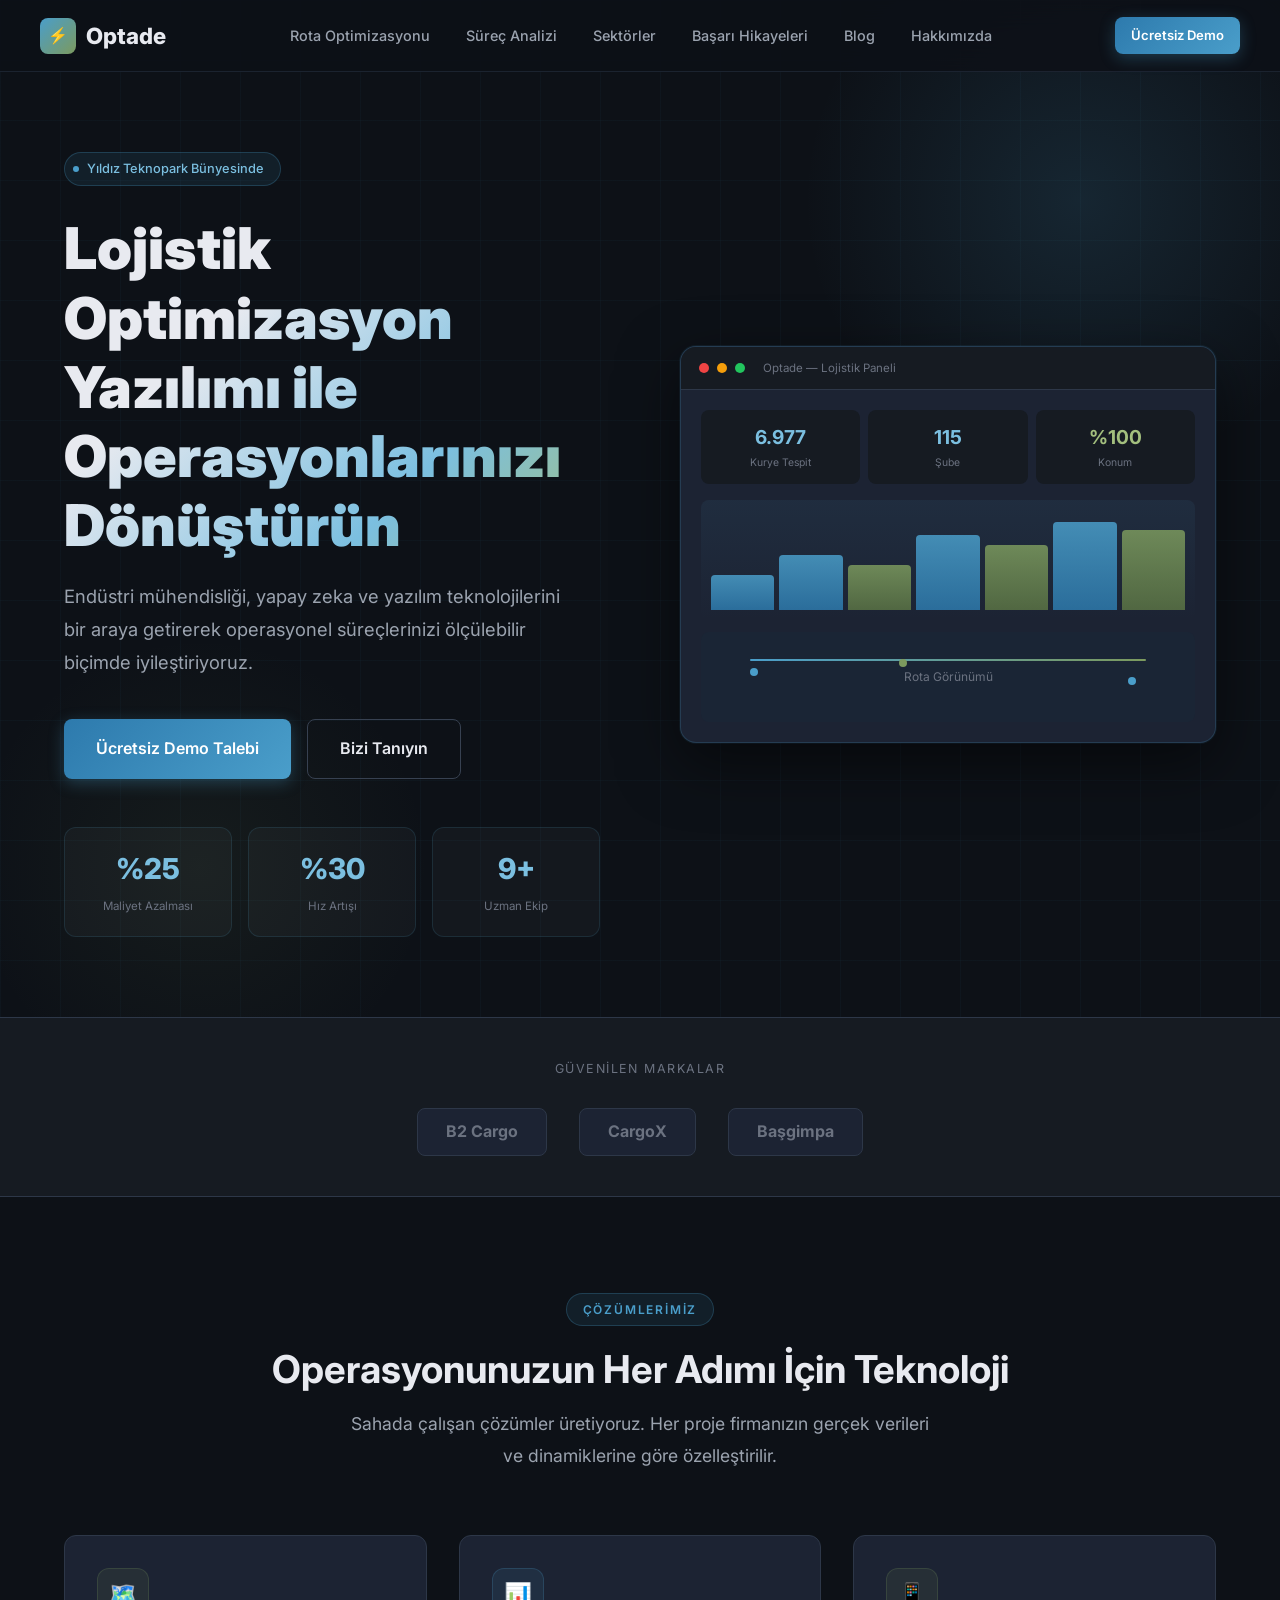
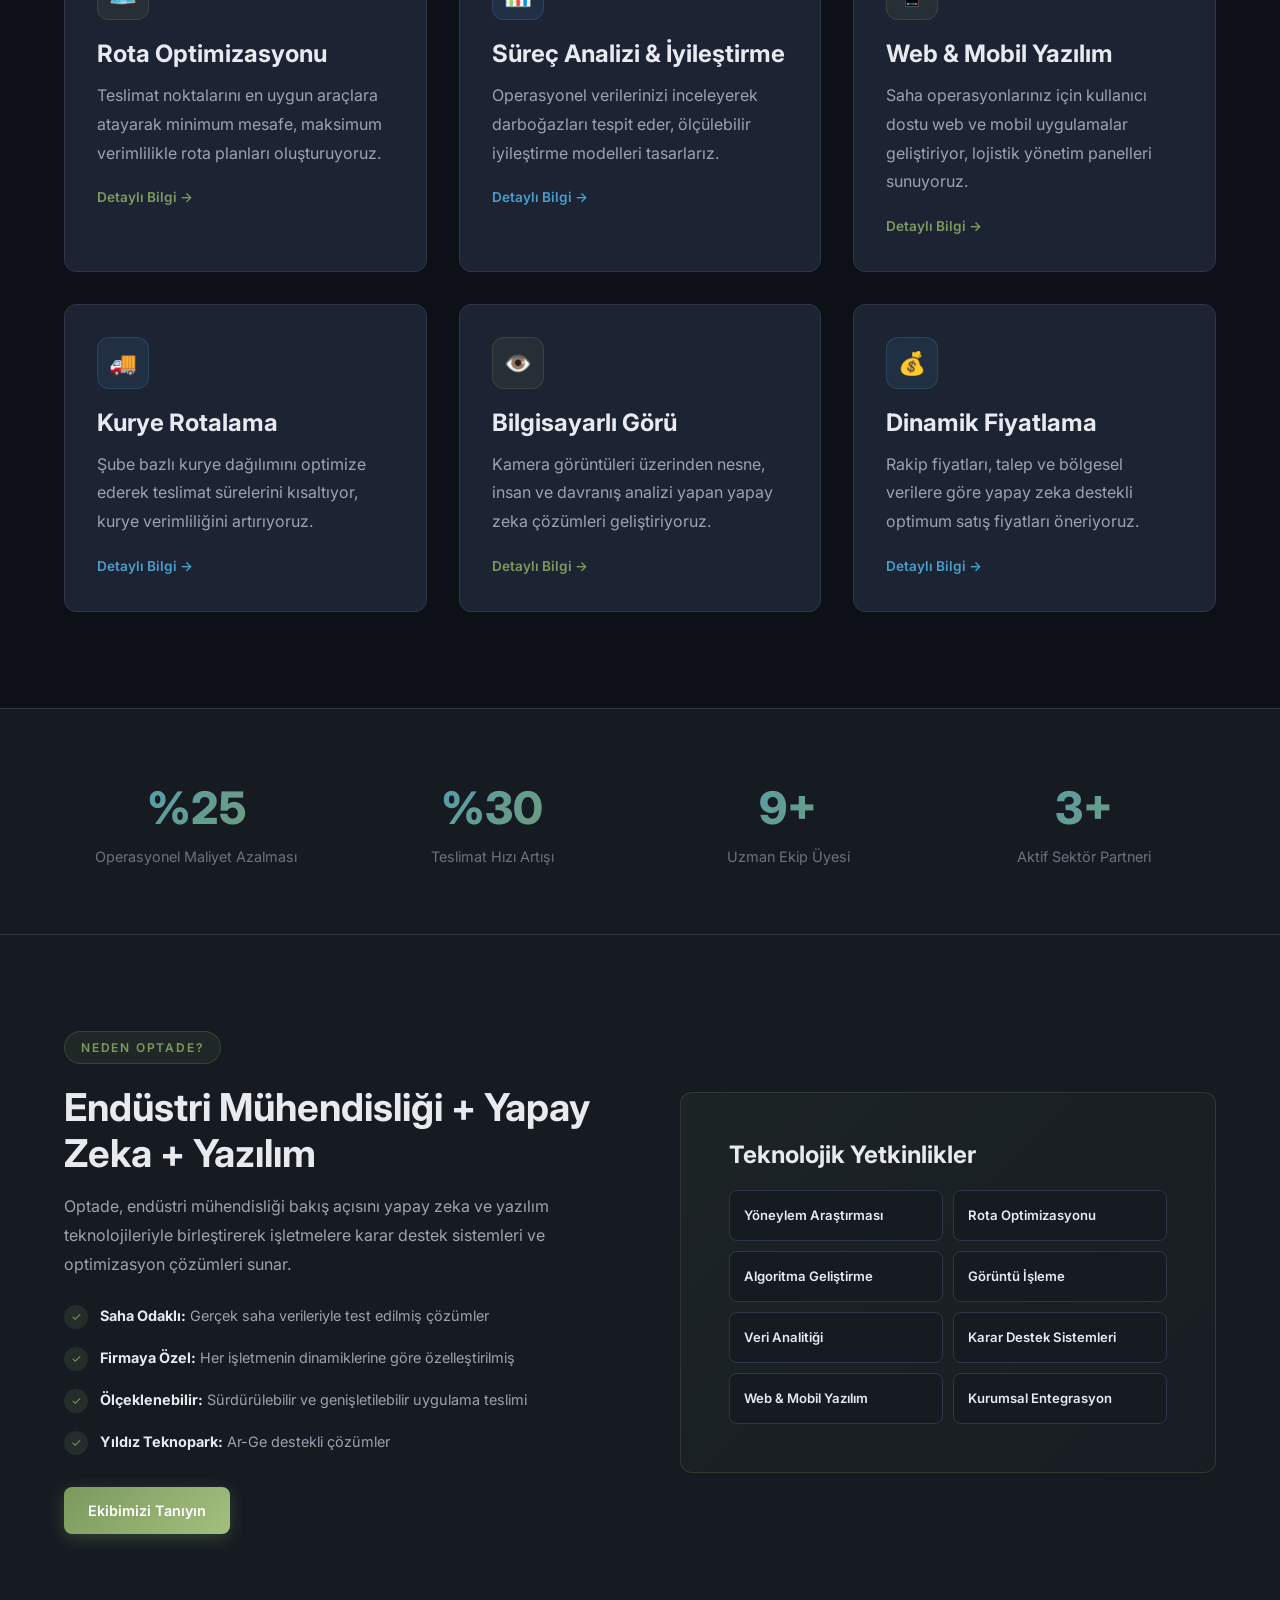
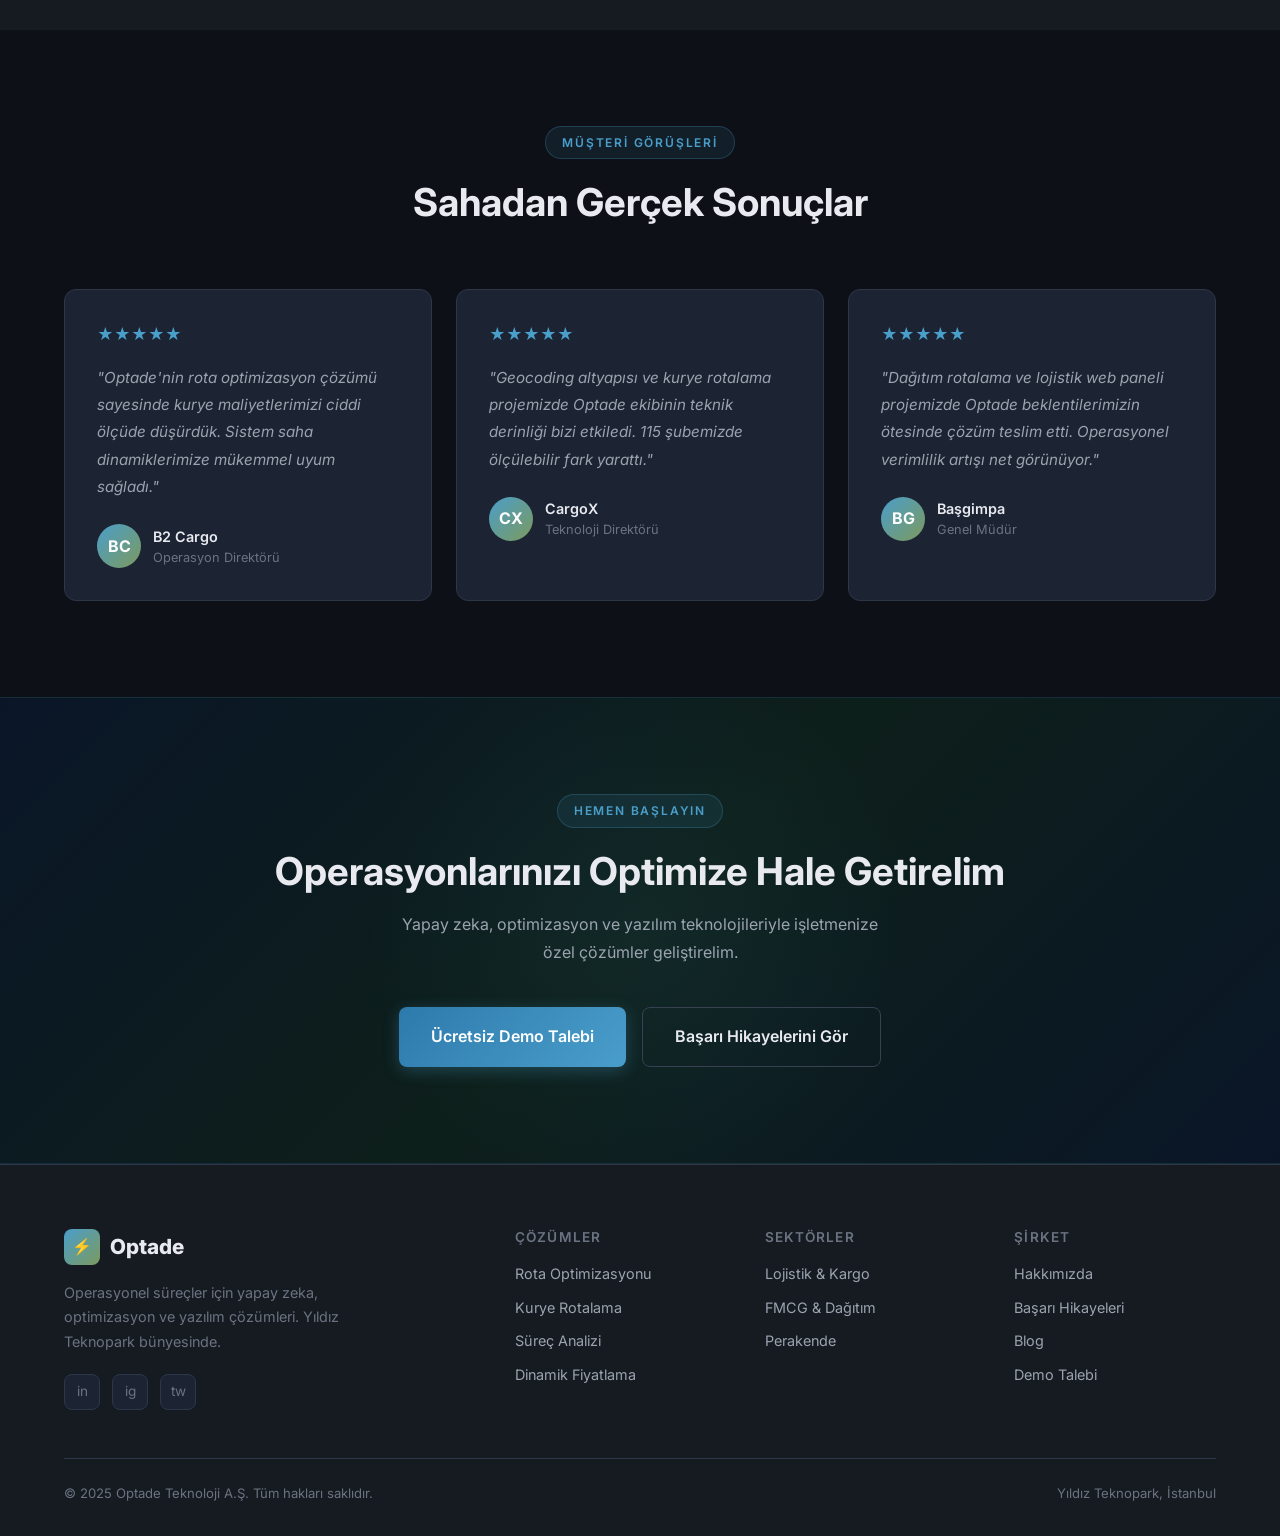
<file: index.html>
<!DOCTYPE html>
<html lang="tr">
<head>
  <meta charset="UTF-8">
  <meta name="viewport" content="width=device-width, initial-scale=1.0">
  <title>Optade | Lojistik Optimizasyon Yazılımı</title>
  <meta name="description" content="Optade, lojistik optimizasyon yazılımı ile rota planlama, kurye rotalama ve operasyonel verimlilik çözümleri sunar.">
  <link rel="preconnect" href="https://fonts.googleapis.com">
  <link href="https://fonts.googleapis.com/css2?family=Inter:wght@400;500;600;700;800;900&display=swap" rel="stylesheet">
  <link rel="stylesheet" href="css/style.css">
  <style>
    /* ── ANA SAYFA HERO: Koyu + mavi ışık efekti ── */
    .hero {
      min-height: 100vh;
      display: flex; align-items: center;
      background: #0d1117;
      position: relative; overflow: hidden; padding-top: 72px;
    }
    .hero-glow-blue {
      position: absolute; top: -100px; right: -100px;
      width: 600px; height: 600px;
      background: radial-gradient(circle, rgba(74,158,202,0.15) 0%, transparent 65%);
      pointer-events: none;
    }
    .hero-glow-green {
      position: absolute; bottom: -100px; left: -50px;
      width: 500px; height: 500px;
      background: radial-gradient(circle, rgba(124,154,94,0.08) 0%, transparent 65%);
      pointer-events: none;
    }
    .hero-grid-lines {
      position: absolute; inset: 0;
      background-image: linear-gradient(rgba(74,158,202,0.04) 1px, transparent 1px),
                        linear-gradient(90deg, rgba(74,158,202,0.04) 1px, transparent 1px);
      background-size: 60px 60px;
      pointer-events: none;
    }
    .hero-content {
      max-width: 1200px; margin: 0 auto; padding: 80px 24px;
      display: grid; grid-template-columns: 1fr 1fr; gap: 80px; align-items: center;
      position: relative; z-index: 1;
    }
    .hero-badge {
      display: inline-flex; align-items: center; gap: 8px;
      background: rgba(74,158,202,0.1); border: 1px solid rgba(74,158,202,0.25);
      border-radius: 100px; padding: 6px 16px 6px 8px;
      font-size: 0.8rem; font-weight: 500; color: var(--accent-blue-light); margin-bottom: 28px;
    }
    .hero-badge .dot { width: 6px; height: 6px; background: var(--accent-blue); border-radius: 50%; animation: pulse 2s infinite; }
    @keyframes pulse { 0%,100%{opacity:1} 50%{opacity:0.4} }
    .hero h1 {
      margin-bottom: 20px; font-size: clamp(2.2rem,4.5vw,3.8rem); font-weight: 900;
      background: linear-gradient(135deg, #e8eaf0 30%, #7bbfe0 70%, #a3bf7e 100%);
      -webkit-background-clip: text; -webkit-text-fill-color: transparent; background-clip: text;
    }
    .hero p { font-size: 1.15rem; color: var(--text-secondary); margin-bottom: 40px; max-width: 500px; }
    .hero-btns { display: flex; gap: 16px; flex-wrap: wrap; }
    .hero-stats { display: grid; grid-template-columns: repeat(3,1fr); gap: 16px; margin-top: 48px; }
    .hero-stat {
      text-align: center; padding: 18px 12px;
      background: rgba(255,255,255,0.03); border: 1px solid rgba(74,158,202,0.15);
      border-radius: var(--radius);
    }
    .hero-stat .num { font-size: 1.8rem; font-weight: 800; color: var(--accent-blue-light); display: block; }
    .hero-stat .lbl { font-size: 0.72rem; color: var(--text-muted); margin-top: 3px; }
    /* Mockup */
    .hero-mockup {
      background: var(--bg-card); border: 1px solid rgba(74,158,202,0.2);
      border-radius: 16px; overflow: hidden; box-shadow: 0 20px 60px rgba(0,0,0,0.5), 0 0 0 1px rgba(74,158,202,0.1);
    }
    .mockup-topbar {
      background: var(--bg-secondary); padding: 12px 18px;
      display: flex; align-items: center; gap: 8px; border-bottom: 1px solid var(--border);
    }
    .mdot { width: 10px; height: 10px; border-radius: 50%; }
    .mockup-body { padding: 20px; }
    .kpi-row { display: grid; grid-template-columns: repeat(3,1fr); gap: 8px; margin-bottom: 16px; }
    .kpi-box { background: var(--bg-secondary); border-radius: 8px; padding: 12px; text-align: center; }
    .kpi-box .val { font-size: 1.2rem; font-weight: 700; color: var(--accent-blue-light); }
    .kpi-box .lbl { font-size: 0.65rem; color: var(--text-muted); margin-top: 2px; }
    .chart-area {
      height: 120px; background: linear-gradient(180deg, rgba(74,158,202,0.08) 0%, transparent 100%);
      border-radius: 8px; display: flex; align-items: flex-end; gap: 5px; padding: 10px;
      position: relative; margin-bottom: 12px;
    }
    .cbar { border-radius: 4px 4px 0 0; opacity: 0.85; }
    .cbar.blue { background: linear-gradient(180deg, #4a9eca, #2d7aad); }
    .cbar.green { background: linear-gradient(180deg, #7c9a5e, #5a7344); }
    .map-mini {
      height: 90px; background: #1a2535; border-radius: 8px;
      display: flex; align-items: center; justify-content: center;
      font-size: 0.75rem; color: var(--text-muted); position: relative; overflow: hidden;
    }
    .map-route {
      position: absolute; top: 30%; left: 10%; right: 10%;
      height: 2px; background: linear-gradient(90deg, #4a9eca, #7c9a5e);
      border-radius: 2px;
    }
    .map-dot { position: absolute; width: 8px; height: 8px; border-radius: 50%; background: #4a9eca; }
    @media(max-width:768px){
      .hero-content{grid-template-columns:1fr;gap:40px;padding:60px 24px;}
    }
  </style>
</head>
<body>
<nav class="navbar">
  <div class="nav-inner">
    <a href="index.html" class="nav-logo"><div class="logo-icon">⚡</div>Optade</a>
    <ul class="nav-links">
      <li><a href="pages/rota-optimizasyonu.html">Rota Optimizasyonu</a></li>
      <li><a href="pages/surec-analizi.html">Süreç Analizi</a></li>
      <li><a href="pages/sektorler.html">Sektörler</a></li>
      <li><a href="pages/basari-hikayeleri.html">Başarı Hikayeleri</a></li>
      <li><a href="pages/blog.html">Blog</a></li>
      <li><a href="pages/hakkimizda.html">Hakkımızda</a></li>
    </ul>
    <div class="nav-cta"><a href="pages/iletisim.html" class="btn btn-primary btn-sm">Ücretsiz Demo</a></div>
    <div class="hamburger"><span></span><span></span><span></span></div>
  </div>
</nav>
<div class="mobile-nav">
  <a href="pages/rota-optimizasyonu.html">Rota Optimizasyonu</a>
  <a href="pages/surec-analizi.html">Süreç Analizi</a>
  <a href="pages/sektorler.html">Sektörler</a>
  <a href="pages/basari-hikayeleri.html">Başarı Hikayeleri</a>
  <a href="pages/blog.html">Blog</a>
  <a href="pages/hakkimizda.html">Hakkımızda</a>
  <a href="pages/iletisim.html" class="btn btn-primary" style="margin-top:8px;">Ücretsiz Demo</a>
</div>

<!-- HERO -->
<section class="hero">
  <div class="hero-glow-blue"></div>
  <div class="hero-glow-green"></div>
  <div class="hero-grid-lines"></div>
  <div class="hero-content">
    <div>
      <div class="hero-badge"><span class="dot"></span>Yıldız Teknopark Bünyesinde</div>
      <h1>Lojistik Optimizasyon Yazılımı ile Operasyonlarınızı Dönüştürün</h1>
      <p>Endüstri mühendisliği, yapay zeka ve yazılım teknolojilerini bir araya getirerek operasyonel süreçlerinizi ölçülebilir biçimde iyileştiriyoruz.</p>
      <div class="hero-btns">
        <a href="pages/iletisim.html" class="btn btn-primary btn-lg">Ücretsiz Demo Talebi</a>
        <a href="pages/hakkimizda.html" class="btn btn-secondary btn-lg">Bizi Tanıyın</a>
      </div>
      <div class="hero-stats">
        <div class="hero-stat"><span class="num">%25</span><span class="lbl">Maliyet Azalması</span></div>
        <div class="hero-stat"><span class="num">%30</span><span class="lbl">Hız Artışı</span></div>
        <div class="hero-stat"><span class="num">9+</span><span class="lbl">Uzman Ekip</span></div>
      </div>
    </div>
    <div>
      <div class="hero-mockup">
        <div class="mockup-topbar">
          <div class="mdot" style="background:#ef4444"></div>
          <div class="mdot" style="background:#f59e0b"></div>
          <div class="mdot" style="background:#22c55e"></div>
          <span style="margin-left:10px;font-size:0.72rem;color:var(--text-muted)">Optade — Lojistik Paneli</span>
        </div>
        <div class="mockup-body">
          <div class="kpi-row">
            <div class="kpi-box"><div class="val">6.977</div><div class="lbl">Kurye Tespit</div></div>
            <div class="kpi-box"><div class="val">115</div><div class="lbl">Şube</div></div>
            <div class="kpi-box"><div class="val" style="color:var(--accent-green-light)">%100</div><div class="lbl">Konum</div></div>
          </div>
          <div class="chart-area">
            <div class="cbar blue" style="flex:1;height:35%"></div>
            <div class="cbar blue" style="flex:1;height:55%"></div>
            <div class="cbar green" style="flex:1;height:45%"></div>
            <div class="cbar blue" style="flex:1;height:75%"></div>
            <div class="cbar green" style="flex:1;height:65%"></div>
            <div class="cbar blue" style="flex:1;height:88%"></div>
            <div class="cbar green" style="flex:1;height:80%"></div>
          </div>
          <div class="map-mini">
            <div class="map-route"></div>
            <div class="map-dot" style="left:10%;top:40%"></div>
            <div class="map-dot" style="left:40%;top:30%;background:#7c9a5e"></div>
            <div class="map-dot" style="right:12%;top:50%"></div>
            <span style="position:relative;z-index:1;">Rota Görünümü</span>
          </div>
        </div>
      </div>
    </div>
  </div>
</section>

<!-- LOGOS -->
<section style="padding:40px 0;border-top:1px solid var(--border);border-bottom:1px solid var(--border);background:var(--bg-secondary);overflow:hidden;">
  <div class="container">
    <p style="text-align:center;font-size:0.78rem;letter-spacing:0.12em;text-transform:uppercase;color:var(--text-muted);margin-bottom:28px;">Güvenilen Markalar</p>
    <div style="display:flex;gap:32px;justify-content:center;flex-wrap:wrap;">
      <div style="padding:10px 28px;background:var(--bg-card);border:1px solid var(--border);border-radius:8px;font-weight:700;color:var(--text-muted)">B2 Cargo</div>
      <div style="padding:10px 28px;background:var(--bg-card);border:1px solid var(--border);border-radius:8px;font-weight:700;color:var(--text-muted)">CargoX</div>
      <div style="padding:10px 28px;background:var(--bg-card);border:1px solid var(--border);border-radius:8px;font-weight:700;color:var(--text-muted)">Başgimpa</div>
    </div>
  </div>
</section>

<!-- SERVICES -->
<section class="section">
  <div class="container">
    <div class="section-header text-center">
      <div class="section-label">Çözümlerimiz</div>
      <h2 class="section-title">Operasyonunuzun Her Adımı İçin Teknoloji</h2>
      <p class="section-desc">Sahada çalışan çözümler üretiyoruz. Her proje firmanızın gerçek verileri ve dinamiklerine göre özelleştirilir.</p>
    </div>
    <div class="grid-3">
      <div class="card green-hover">
        <div class="card-icon green">🗺️</div>
        <h3>Rota Optimizasyonu</h3>
        <p>Teslimat noktalarını en uygun araçlara atayarak minimum mesafe, maksimum verimlilikle rota planları oluşturuyoruz.</p>
        <a href="pages/rota-optimizasyonu.html" style="display:inline-flex;align-items:center;gap:6px;color:var(--accent-green);font-size:0.85rem;font-weight:600;margin-top:20px;">Detaylı Bilgi →</a>
      </div>
      <div class="card">
        <div class="card-icon">📊</div>
        <h3>Süreç Analizi & İyileştirme</h3>
        <p>Operasyonel verilerinizi inceleyerek darboğazları tespit eder, ölçülebilir iyileştirme modelleri tasarlarız.</p>
        <a href="pages/surec-analizi.html" style="display:inline-flex;align-items:center;gap:6px;color:var(--accent-blue);font-size:0.85rem;font-weight:600;margin-top:20px;">Detaylı Bilgi →</a>
      </div>
      <div class="card green-hover">
        <div class="card-icon green">📱</div>
        <h3>Web & Mobil Yazılım</h3>
        <p>Saha operasyonlarınız için kullanıcı dostu web ve mobil uygulamalar geliştiriyor, lojistik yönetim panelleri sunuyoruz.</p>
        <a href="pages/sektorler.html" style="display:inline-flex;align-items:center;gap:6px;color:var(--accent-green);font-size:0.85rem;font-weight:600;margin-top:20px;">Detaylı Bilgi →</a>
      </div>
      <div class="card">
        <div class="card-icon">🚚</div>
        <h3>Kurye Rotalama</h3>
        <p>Şube bazlı kurye dağılımını optimize ederek teslimat sürelerini kısaltıyor, kurye verimliliğini artırıyoruz.</p>
        <a href="pages/rota-optimizasyonu.html" style="display:inline-flex;align-items:center;gap:6px;color:var(--accent-blue);font-size:0.85rem;font-weight:600;margin-top:20px;">Detaylı Bilgi →</a>
      </div>
      <div class="card green-hover">
        <div class="card-icon green">👁️</div>
        <h3>Bilgisayarlı Görü</h3>
        <p>Kamera görüntüleri üzerinden nesne, insan ve davranış analizi yapan yapay zeka çözümleri geliştiriyoruz.</p>
        <a href="pages/sektorler.html" style="display:inline-flex;align-items:center;gap:6px;color:var(--accent-green);font-size:0.85rem;font-weight:600;margin-top:20px;">Detaylı Bilgi →</a>
      </div>
      <div class="card">
        <div class="card-icon">💰</div>
        <h3>Dinamik Fiyatlama</h3>
        <p>Rakip fiyatları, talep ve bölgesel verilere göre yapay zeka destekli optimum satış fiyatları öneriyoruz.</p>
        <a href="pages/surec-analizi.html" style="display:inline-flex;align-items:center;gap:6px;color:var(--accent-blue);font-size:0.85rem;font-weight:600;margin-top:20px;">Detaylı Bilgi →</a>
      </div>
    </div>
  </div>
</section>

<!-- STATS -->
<section class="stats-band">
  <div class="container">
    <div class="stats-grid">
      <div class="stat-item"><span class="num">%25</span><span class="label">Operasyonel Maliyet Azalması</span></div>
      <div class="stat-item"><span class="num">%30</span><span class="label">Teslimat Hızı Artışı</span></div>
      <div class="stat-item"><span class="num">9+</span><span class="label">Uzman Ekip Üyesi</span></div>
      <div class="stat-item"><span class="num">3+</span><span class="label">Aktif Sektör Partneri</span></div>
    </div>
  </div>
</section>

<!-- WHY OPTADE -->
<section class="section" style="background:var(--bg-secondary);">
  <div class="container">
    <div class="split-section">
      <div>
        <div class="section-label green">Neden Optade?</div>
        <h2 style="margin-bottom:16px;">Endüstri Mühendisliği + Yapay Zeka + Yazılım</h2>
        <p style="margin-bottom:20px;">Optade, endüstri mühendisliği bakış açısını yapay zeka ve yazılım teknolojileriyle birleştirerek işletmelere karar destek sistemleri ve optimizasyon çözümleri sunar.</p>
        <div class="feature-list">
          <div class="feature-item"><div class="feature-icon green">✓</div><p><strong style="color:var(--text-primary)">Saha Odaklı:</strong> Gerçek saha verileriyle test edilmiş çözümler</p></div>
          <div class="feature-item"><div class="feature-icon green">✓</div><p><strong style="color:var(--text-primary)">Firmaya Özel:</strong> Her işletmenin dinamiklerine göre özelleştirilmiş</p></div>
          <div class="feature-item"><div class="feature-icon green">✓</div><p><strong style="color:var(--text-primary)">Ölçeklenebilir:</strong> Sürdürülebilir ve genişletilebilir uygulama teslimi</p></div>
          <div class="feature-item"><div class="feature-icon green">✓</div><p><strong style="color:var(--text-primary)">Yıldız Teknopark:</strong> Ar-Ge destekli çözümler</p></div>
        </div>
        <a href="pages/hakkimizda.html" class="btn btn-green" style="margin-top:32px;">Ekibimizi Tanıyın</a>
      </div>
      <div class="highlight-box green">
        <h3 style="margin-bottom:20px;">Teknolojik Yetkinlikler</h3>
        <div style="display:grid;grid-template-columns:1fr 1fr;gap:10px;">
          <div style="background:var(--bg-secondary);border:1px solid var(--border);border-radius:8px;padding:14px;font-size:0.82rem;font-weight:600;">Yöneylem Araştırması</div>
          <div style="background:var(--bg-secondary);border:1px solid var(--border);border-radius:8px;padding:14px;font-size:0.82rem;font-weight:600;">Rota Optimizasyonu</div>
          <div style="background:var(--bg-secondary);border:1px solid var(--border);border-radius:8px;padding:14px;font-size:0.82rem;font-weight:600;">Algoritma Geliştirme</div>
          <div style="background:var(--bg-secondary);border:1px solid var(--border);border-radius:8px;padding:14px;font-size:0.82rem;font-weight:600;">Görüntü İşleme</div>
          <div style="background:var(--bg-secondary);border:1px solid var(--border);border-radius:8px;padding:14px;font-size:0.82rem;font-weight:600;">Veri Analitiği</div>
          <div style="background:var(--bg-secondary);border:1px solid var(--border);border-radius:8px;padding:14px;font-size:0.82rem;font-weight:600;">Karar Destek Sistemleri</div>
          <div style="background:var(--bg-secondary);border:1px solid var(--border);border-radius:8px;padding:14px;font-size:0.82rem;font-weight:600;">Web & Mobil Yazılım</div>
          <div style="background:var(--bg-secondary);border:1px solid var(--border);border-radius:8px;padding:14px;font-size:0.82rem;font-weight:600;">Kurumsal Entegrasyon</div>
        </div>
      </div>
    </div>
  </div>
</section>

<!-- TESTIMONIALS -->
<section class="section">
  <div class="container">
    <div class="section-header text-center">
      <div class="section-label">Müşteri Görüşleri</div>
      <h2 class="section-title">Sahadan Gerçek Sonuçlar</h2>
    </div>
    <div class="testimonials">
      <div class="testimonial-card">
        <div class="testimonial-stars">★★★★★</div>
        <p class="testimonial-text">"Optade'nin rota optimizasyon çözümü sayesinde kurye maliyetlerimizi ciddi ölçüde düşürdük. Sistem saha dinamiklerimize mükemmel uyum sağladı."</p>
        <div class="testimonial-author"><div class="author-avatar">BC</div><div><div class="author-name">B2 Cargo</div><div class="author-role">Operasyon Direktörü</div></div></div>
      </div>
      <div class="testimonial-card">
        <div class="testimonial-stars">★★★★★</div>
        <p class="testimonial-text">"Geocoding altyapısı ve kurye rotalama projemizde Optade ekibinin teknik derinliği bizi etkiledi. 115 şubemizde ölçülebilir fark yarattı."</p>
        <div class="testimonial-author"><div class="author-avatar">CX</div><div><div class="author-name">CargoX</div><div class="author-role">Teknoloji Direktörü</div></div></div>
      </div>
      <div class="testimonial-card">
        <div class="testimonial-stars">★★★★★</div>
        <p class="testimonial-text">"Dağıtım rotalama ve lojistik web paneli projemizde Optade beklentilerimizin ötesinde çözüm teslim etti. Operasyonel verimlilik artışı net görünüyor."</p>
        <div class="testimonial-author"><div class="author-avatar">BG</div><div><div class="author-name">Başgimpa</div><div class="author-role">Genel Müdür</div></div></div>
      </div>
    </div>
  </div>
</section>

<!-- CTA -->
<section style="background:linear-gradient(135deg,#0a1628 0%,#0d1f1a 50%,#0a1628 100%);border-top:1px solid rgba(74,158,202,0.15);border-bottom:1px solid rgba(74,158,202,0.15);text-align:center;padding:96px 0;position:relative;overflow:hidden;">
  <div style="position:absolute;top:50%;left:50%;transform:translate(-50%,-50%);width:600px;height:600px;background:radial-gradient(circle,rgba(74,158,202,0.08) 0%,transparent 65%);pointer-events:none;"></div>
  <div class="container" style="position:relative;z-index:1;">
    <div class="section-label">Hemen Başlayın</div>
    <h2 style="margin-bottom:16px;">Operasyonlarınızı Optimize Hale Getirelim</h2>
    <p style="max-width:480px;margin:0 auto 40px;">Yapay zeka, optimizasyon ve yazılım teknolojileriyle işletmenize özel çözümler geliştirelim.</p>
    <div style="display:flex;gap:16px;justify-content:center;flex-wrap:wrap;">
      <a href="pages/iletisim.html" class="btn btn-primary btn-lg">Ücretsiz Demo Talebi</a>
      <a href="pages/basari-hikayeleri.html" class="btn btn-secondary btn-lg">Başarı Hikayelerini Gör</a>
    </div>
  </div>
</section>

<!-- FOOTER -->
<footer class="footer">
  <div class="container">
    <div class="footer-grid">
      <div class="footer-brand">
        <a href="index.html" class="nav-logo" style="font-size:1.3rem;"><div class="logo-icon">⚡</div>Optade</a>
        <p>Operasyonel süreçler için yapay zeka, optimizasyon ve yazılım çözümleri. Yıldız Teknopark bünyesinde.</p>
        <div class="footer-social"><a href="#" class="social-icon">in</a><a href="#" class="social-icon">ig</a><a href="#" class="social-icon">tw</a></div>
      </div>
      <div class="footer-col"><h4>Çözümler</h4><ul>
        <li><a href="pages/rota-optimizasyonu.html">Rota Optimizasyonu</a></li>
        <li><a href="pages/rota-optimizasyonu.html">Kurye Rotalama</a></li>
        <li><a href="pages/surec-analizi.html">Süreç Analizi</a></li>
        <li><a href="pages/surec-analizi.html">Dinamik Fiyatlama</a></li>
      </ul></div>
      <div class="footer-col"><h4>Sektörler</h4><ul>
        <li><a href="pages/sektorler.html">Lojistik & Kargo</a></li>
        <li><a href="pages/sektorler.html">FMCG & Dağıtım</a></li>
        <li><a href="pages/sektorler.html">Perakende</a></li>
      </ul></div>
      <div class="footer-col"><h4>Şirket</h4><ul>
        <li><a href="pages/hakkimizda.html">Hakkımızda</a></li>
        <li><a href="pages/basari-hikayeleri.html">Başarı Hikayeleri</a></li>
        <li><a href="pages/blog.html">Blog</a></li>
        <li><a href="pages/iletisim.html">Demo Talebi</a></li>
      </ul></div>
    </div>
    <div class="footer-bottom">
      <span>© 2025 Optade Teknoloji A.Ş. Tüm hakları saklıdır.</span>
      <span>Yıldız Teknopark, İstanbul</span>
    </div>
  </div>
</footer>
<script src="js/main.js"></script>
</body>
</html>
</file>
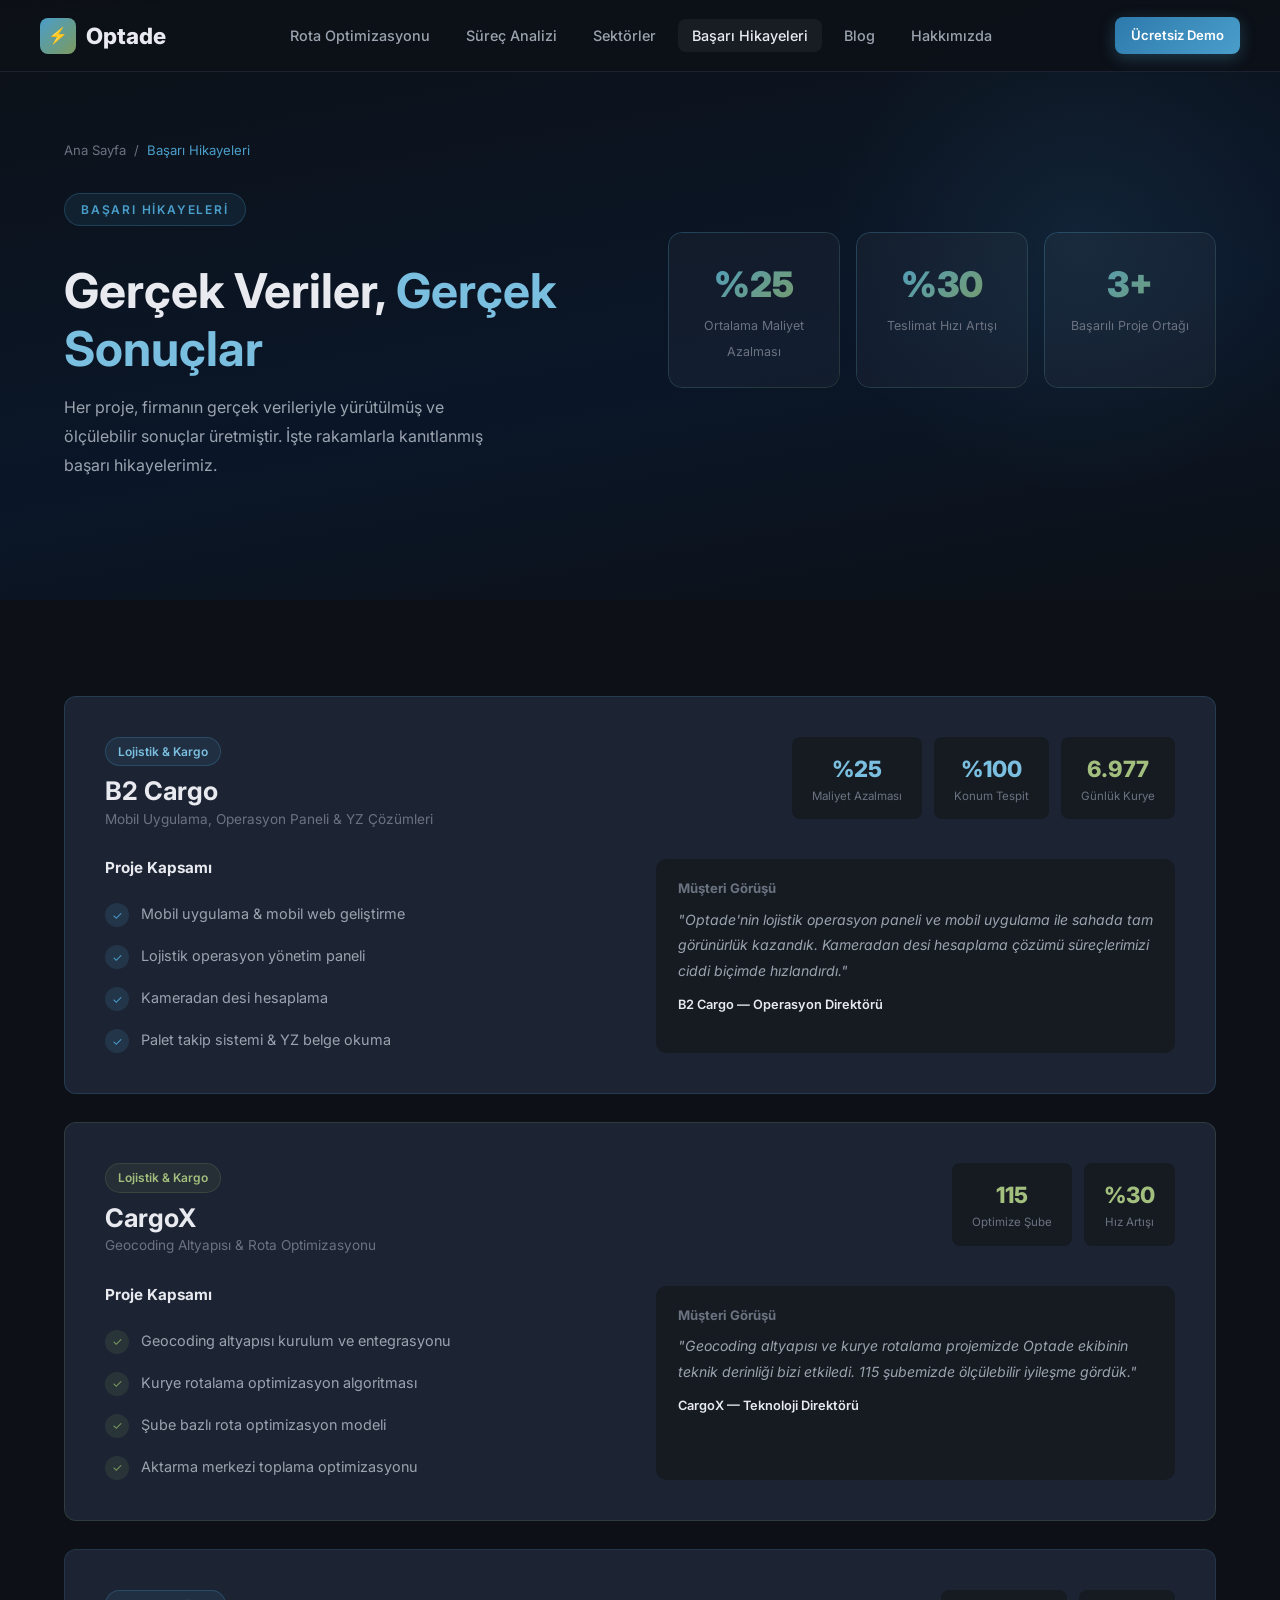
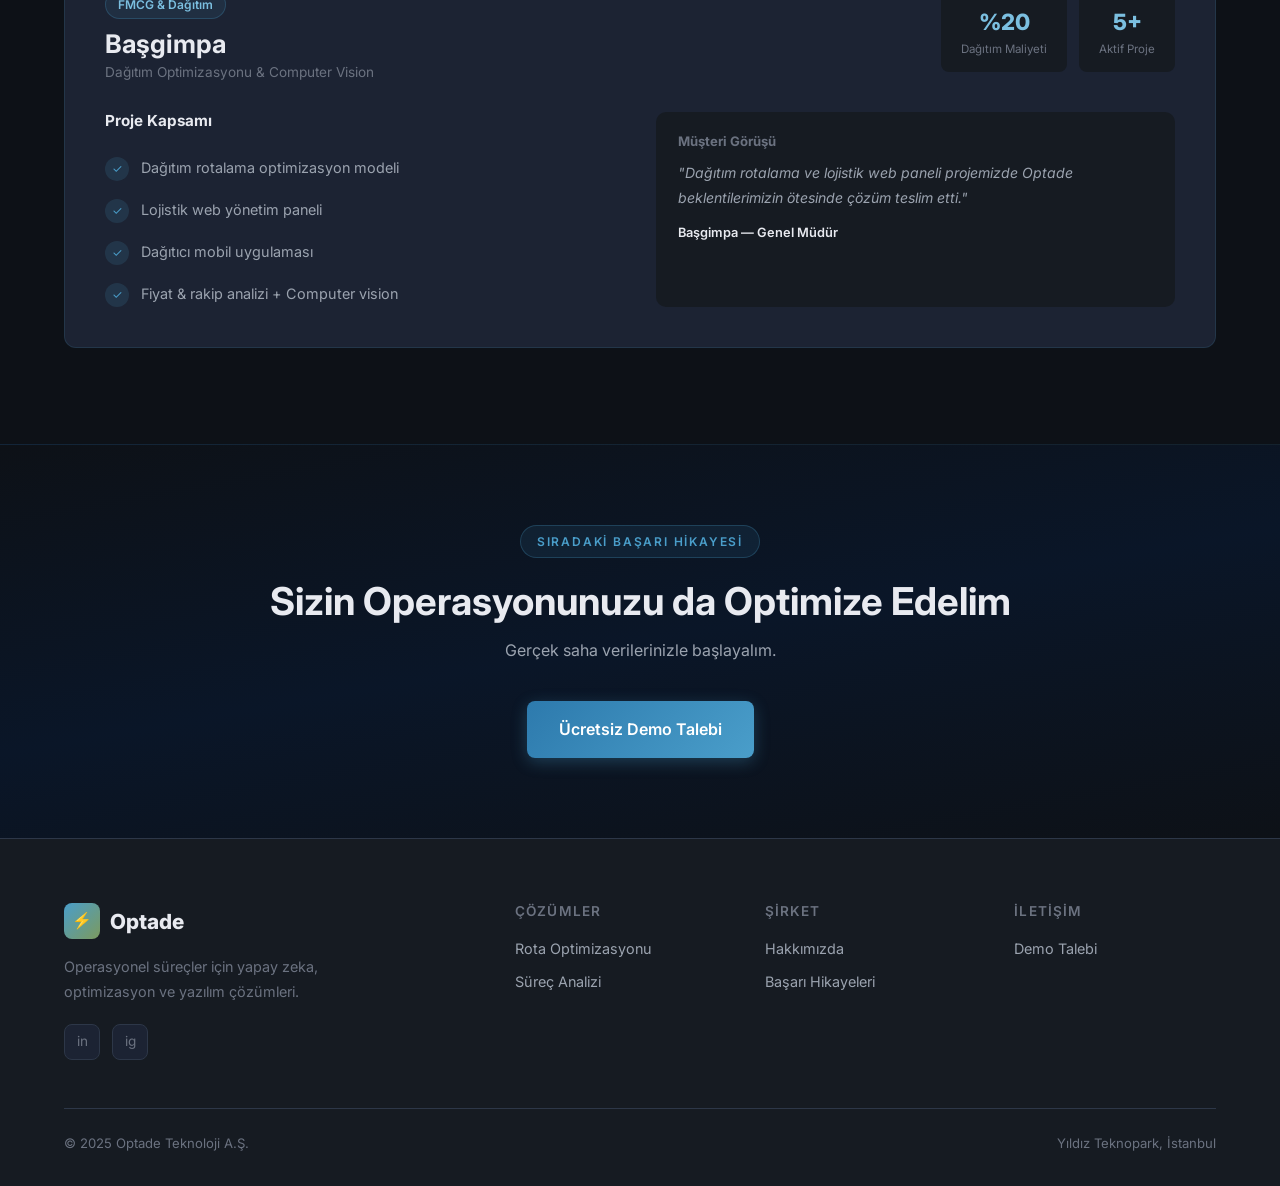
<file: pages/basari-hikayeleri.html>
<!DOCTYPE html>
<html lang="tr">
<head>
  <meta charset="UTF-8"><meta name="viewport" content="width=device-width, initial-scale=1.0">
  <title>Lojistik Maliyet Düşürme Örnekleri | Optade Başarı Hikayeleri</title>
  <link rel="preconnect" href="https://fonts.googleapis.com">
  <link href="https://fonts.googleapis.com/css2?family=Inter:wght@400;500;600;700;800;900&display=swap" rel="stylesheet">
  <link rel="stylesheet" href="../css/style.css">
  <style>
    /* ── BAŞARI HİKAYELERİ HERO: 3 büyük metrik kutucuğu ön plana ── */
    .bh-hero {
      padding: 140px 0 72px;
      background: linear-gradient(170deg, #0d1117 0%, #0a1628 60%, #0d1117 100%);
      position: relative; overflow: hidden;
    }
    .bh-glow { position:absolute; right:-100px; top:-60px; width:600px; height:600px; background:radial-gradient(circle,rgba(74,158,202,0.1) 0%,transparent 60%); pointer-events:none; }
    .bh-inner { position:relative; z-index:1; }
    .bh-top { display:grid; grid-template-columns:1fr 1fr; gap:56px; align-items:center; margin-bottom:48px; }
    .bh-metrics { display:grid; grid-template-columns:repeat(3,1fr); gap:16px; }
    .bh-metric { background:rgba(255,255,255,0.03); border-radius:14px; padding:24px; text-align:center; position:relative; overflow:hidden; }
    .bh-metric::before { content:''; position:absolute; inset:0; border-radius:14px; border:1px solid transparent; background:linear-gradient(135deg,rgba(74,158,202,0.3),rgba(124,154,94,0.2)) border-box; -webkit-mask:linear-gradient(#fff 0 0) padding-box, linear-gradient(#fff 0 0); -webkit-mask-composite:destination-out; mask-composite:exclude; }
    .bh-metric .val { font-size:2.2rem; font-weight:900; background:var(--gradient-mixed); -webkit-background-clip:text; -webkit-text-fill-color:transparent; background-clip:text; display:block; }
    .bh-metric .lbl { font-size:0.78rem; color:var(--text-muted); margin-top:6px; }
    @media(max-width:768px){.bh-top{grid-template-columns:1fr;} .bh-metrics{grid-template-columns:1fr 1fr;}}
  </style>
</head>
<body>
<nav class="navbar">
  <div class="nav-inner">
    <a href="../index.html" class="nav-logo"><div class="logo-icon">⚡</div>Optade</a>
    <ul class="nav-links">
      <li><a href="rota-optimizasyonu.html">Rota Optimizasyonu</a></li>
      <li><a href="surec-analizi.html">Süreç Analizi</a></li>
      <li><a href="sektorler.html">Sektörler</a></li>
      <li><a href="basari-hikayeleri.html" class="active">Başarı Hikayeleri</a></li>
      <li><a href="blog.html">Blog</a></li>
      <li><a href="hakkimizda.html">Hakkımızda</a></li>
    </ul>
    <div class="nav-cta"><a href="iletisim.html" class="btn btn-primary btn-sm">Ücretsiz Demo</a></div>
    <div class="hamburger"><span></span><span></span><span></span></div>
  </div>
</nav>
<div class="mobile-nav">
  <a href="rota-optimizasyonu.html">Rota Optimizasyonu</a><a href="surec-analizi.html">Süreç Analizi</a>
  <a href="sektorler.html">Sektörler</a><a href="basari-hikayeleri.html">Başarı Hikayeleri</a>
  <a href="blog.html">Blog</a><a href="hakkimizda.html">Hakkımızda</a>
  <a href="iletisim.html" class="btn btn-primary" style="margin-top:8px;">Ücretsiz Demo</a>
</div>

<section class="bh-hero">
  <div class="bh-glow"></div>
  <div class="container bh-inner">
    <div class="bh-top">
      <div>
        <div class="breadcrumb"><a href="../index.html">Ana Sayfa</a> / <span>Başarı Hikayeleri</span></div>
        <div class="section-label" style="margin-top:12px;">Başarı Hikayeleri</div>
        <h1 style="margin:16px 0;font-size:clamp(2rem,4vw,3rem);">Gerçek Veriler, <span style="color:var(--accent-blue-light)">Gerçek Sonuçlar</span></h1>
        <p style="max-width:440px;">Her proje, firmanın gerçek verileriyle yürütülmüş ve ölçülebilir sonuçlar üretmiştir. İşte rakamlarla kanıtlanmış başarı hikayelerimiz.</p>
      </div>
      <div class="bh-metrics">
        <div class="bh-metric"><span class="val">%25</span><span class="lbl">Ortalama Maliyet Azalması</span></div>
        <div class="bh-metric"><span class="val">%30</span><span class="lbl">Teslimat Hızı Artışı</span></div>
        <div class="bh-metric"><span class="val">3+</span><span class="lbl">Başarılı Proje Ortağı</span></div>
      </div>
    </div>
  </div>
</section>

<!-- CASE STUDIES -->
<section class="section">
  <div class="container">
    <!-- B2 Cargo -->
    <div style="background:var(--bg-card);border:1px solid rgba(74,158,202,0.2);border-radius:var(--radius);padding:40px;margin-bottom:28px;">
      <div style="display:flex;justify-content:space-between;align-items:flex-start;flex-wrap:wrap;gap:20px;margin-bottom:28px;">
        <div><div class="tag" style="margin-bottom:10px;">Lojistik & Kargo</div><h2 style="font-size:1.6rem;">B2 Cargo</h2><p style="font-size:0.85rem;color:var(--text-muted);">Mobil Uygulama, Operasyon Paneli & YZ Çözümleri</p></div>
        <div style="display:flex;gap:12px;flex-wrap:wrap;">
          <div style="text-align:center;background:var(--bg-secondary);border-radius:8px;padding:14px 20px;"><div style="font-size:1.4rem;font-weight:800;color:var(--accent-blue-light)">%25</div><div style="font-size:0.72rem;color:var(--text-muted)">Maliyet Azalması</div></div>
          <div style="text-align:center;background:var(--bg-secondary);border-radius:8px;padding:14px 20px;"><div style="font-size:1.4rem;font-weight:800;color:var(--accent-blue-light)">%100</div><div style="font-size:0.72rem;color:var(--text-muted)">Konum Tespit</div></div>
          <div style="text-align:center;background:var(--bg-secondary);border-radius:8px;padding:14px 20px;"><div style="font-size:1.4rem;font-weight:800;color:var(--accent-green-light)">6.977</div><div style="font-size:0.72rem;color:var(--text-muted)">Günlük Kurye</div></div>
        </div>
      </div>
      <div class="grid-2">
        <div><h3 style="font-size:0.95rem;margin-bottom:12px;">Proje Kapsamı</h3>
          <div class="feature-list">
            <div class="feature-item"><div class="feature-icon">✓</div><p>Mobil uygulama & mobil web geliştirme</p></div>
            <div class="feature-item"><div class="feature-icon">✓</div><p>Lojistik operasyon yönetim paneli</p></div>
            <div class="feature-item"><div class="feature-icon">✓</div><p>Kameradan desi hesaplama</p></div>
            <div class="feature-item"><div class="feature-icon">✓</div><p>Palet takip sistemi & YZ belge okuma</p></div>
          </div>
        </div>
        <div style="background:var(--bg-secondary);border-radius:10px;padding:22px;">
          <h4 style="font-size:0.82rem;color:var(--text-muted);margin-bottom:10px;">Müşteri Görüşü</h4>
          <p style="font-size:0.88rem;font-style:italic;line-height:1.8;">"Optade'nin lojistik operasyon paneli ve mobil uygulama ile sahada tam görünürlük kazandık. Kameradan desi hesaplama çözümü süreçlerimizi ciddi biçimde hızlandırdı."</p>
          <div style="margin-top:12px;font-size:0.8rem;font-weight:600;">B2 Cargo — Operasyon Direktörü</div>
        </div>
      </div>
    </div>
    <!-- CargoX -->
    <div style="background:var(--bg-card);border:1px solid rgba(124,154,94,0.2);border-radius:var(--radius);padding:40px;margin-bottom:28px;">
      <div style="display:flex;justify-content:space-between;align-items:flex-start;flex-wrap:wrap;gap:20px;margin-bottom:28px;">
        <div><div class="tag green" style="margin-bottom:10px;">Lojistik & Kargo</div><h2 style="font-size:1.6rem;">CargoX</h2><p style="font-size:0.85rem;color:var(--text-muted);">Geocoding Altyapısı & Rota Optimizasyonu</p></div>
        <div style="display:flex;gap:12px;flex-wrap:wrap;">
          <div style="text-align:center;background:var(--bg-secondary);border-radius:8px;padding:14px 20px;"><div style="font-size:1.4rem;font-weight:800;color:var(--accent-green-light)">115</div><div style="font-size:0.72rem;color:var(--text-muted)">Optimize Şube</div></div>
          <div style="text-align:center;background:var(--bg-secondary);border-radius:8px;padding:14px 20px;"><div style="font-size:1.4rem;font-weight:800;color:var(--accent-green-light)">%30</div><div style="font-size:0.72rem;color:var(--text-muted)">Hız Artışı</div></div>
        </div>
      </div>
      <div class="grid-2">
        <div><h3 style="font-size:0.95rem;margin-bottom:12px;">Proje Kapsamı</h3>
          <div class="feature-list">
            <div class="feature-item"><div class="feature-icon green">✓</div><p>Geocoding altyapısı kurulum ve entegrasyonu</p></div>
            <div class="feature-item"><div class="feature-icon green">✓</div><p>Kurye rotalama optimizasyon algoritması</p></div>
            <div class="feature-item"><div class="feature-icon green">✓</div><p>Şube bazlı rota optimizasyon modeli</p></div>
            <div class="feature-item"><div class="feature-icon green">✓</div><p>Aktarma merkezi toplama optimizasyonu</p></div>
          </div>
        </div>
        <div style="background:var(--bg-secondary);border-radius:10px;padding:22px;">
          <h4 style="font-size:0.82rem;color:var(--text-muted);margin-bottom:10px;">Müşteri Görüşü</h4>
          <p style="font-size:0.88rem;font-style:italic;line-height:1.8;">"Geocoding altyapısı ve kurye rotalama projemizde Optade ekibinin teknik derinliği bizi etkiledi. 115 şubemizde ölçülebilir iyileşme gördük."</p>
          <div style="margin-top:12px;font-size:0.8rem;font-weight:600;">CargoX — Teknoloji Direktörü</div>
        </div>
      </div>
    </div>
    <!-- Başgimpa -->
    <div style="background:var(--bg-card);border:1px solid rgba(74,158,202,0.15);border-radius:var(--radius);padding:40px;">
      <div style="display:flex;justify-content:space-between;align-items:flex-start;flex-wrap:wrap;gap:20px;margin-bottom:28px;">
        <div><div class="tag" style="margin-bottom:10px;">FMCG & Dağıtım</div><h2 style="font-size:1.6rem;">Başgimpa</h2><p style="font-size:0.85rem;color:var(--text-muted);">Dağıtım Optimizasyonu & Computer Vision</p></div>
        <div style="display:flex;gap:12px;flex-wrap:wrap;">
          <div style="text-align:center;background:var(--bg-secondary);border-radius:8px;padding:14px 20px;"><div style="font-size:1.4rem;font-weight:800;color:var(--accent-blue-light)">%20</div><div style="font-size:0.72rem;color:var(--text-muted)">Dağıtım Maliyeti</div></div>
          <div style="text-align:center;background:var(--bg-secondary);border-radius:8px;padding:14px 20px;"><div style="font-size:1.4rem;font-weight:800;color:var(--accent-blue-light)">5+</div><div style="font-size:0.72rem;color:var(--text-muted)">Aktif Proje</div></div>
        </div>
      </div>
      <div class="grid-2">
        <div><h3 style="font-size:0.95rem;margin-bottom:12px;">Proje Kapsamı</h3>
          <div class="feature-list">
            <div class="feature-item"><div class="feature-icon">✓</div><p>Dağıtım rotalama optimizasyon modeli</p></div>
            <div class="feature-item"><div class="feature-icon">✓</div><p>Lojistik web yönetim paneli</p></div>
            <div class="feature-item"><div class="feature-icon">✓</div><p>Dağıtıcı mobil uygulaması</p></div>
            <div class="feature-item"><div class="feature-icon">✓</div><p>Fiyat & rakip analizi + Computer vision</p></div>
          </div>
        </div>
        <div style="background:var(--bg-secondary);border-radius:10px;padding:22px;">
          <h4 style="font-size:0.82rem;color:var(--text-muted);margin-bottom:10px;">Müşteri Görüşü</h4>
          <p style="font-size:0.88rem;font-style:italic;line-height:1.8;">"Dağıtım rotalama ve lojistik web paneli projemizde Optade beklentilerimizin ötesinde çözüm teslim etti."</p>
          <div style="margin-top:12px;font-size:0.8rem;font-weight:600;">Başgimpa — Genel Müdür</div>
        </div>
      </div>
    </div>
  </div>
</section>

<section style="background:linear-gradient(170deg,#0d1117,#0a1628,#0d1117);border-top:1px solid rgba(74,158,202,0.12);text-align:center;padding:80px 0;">
  <div class="container">
    <div class="section-label">Sıradaki Başarı Hikayesi</div>
    <h2 style="margin-bottom:12px;">Sizin Operasyonunuzu da Optimize Edelim</h2>
    <p style="max-width:460px;margin:0 auto 36px;">Gerçek saha verilerinizle başlayalım.</p>
    <a href="iletisim.html" class="btn btn-primary btn-lg">Ücretsiz Demo Talebi</a>
  </div>
</section>

<footer class="footer">
  <div class="container">
    <div class="footer-grid">
      <div class="footer-brand"><a href="../index.html" class="nav-logo" style="font-size:1.3rem;"><div class="logo-icon">⚡</div>Optade</a><p>Operasyonel süreçler için yapay zeka, optimizasyon ve yazılım çözümleri.</p><div class="footer-social"><a href="#" class="social-icon">in</a><a href="#" class="social-icon">ig</a></div></div>
      <div class="footer-col"><h4>Çözümler</h4><ul><li><a href="rota-optimizasyonu.html">Rota Optimizasyonu</a></li><li><a href="surec-analizi.html">Süreç Analizi</a></li></ul></div>
      <div class="footer-col"><h4>Şirket</h4><ul><li><a href="hakkimizda.html">Hakkımızda</a></li><li><a href="basari-hikayeleri.html">Başarı Hikayeleri</a></li></ul></div>
      <div class="footer-col"><h4>İletişim</h4><ul><li><a href="iletisim.html">Demo Talebi</a></li></ul></div>
    </div>
    <div class="footer-bottom"><span>© 2025 Optade Teknoloji A.Ş.</span><span>Yıldız Teknopark, İstanbul</span></div>
  </div>
</footer>
<script src="../js/main.js"></script>
</body>
</html>
</file>
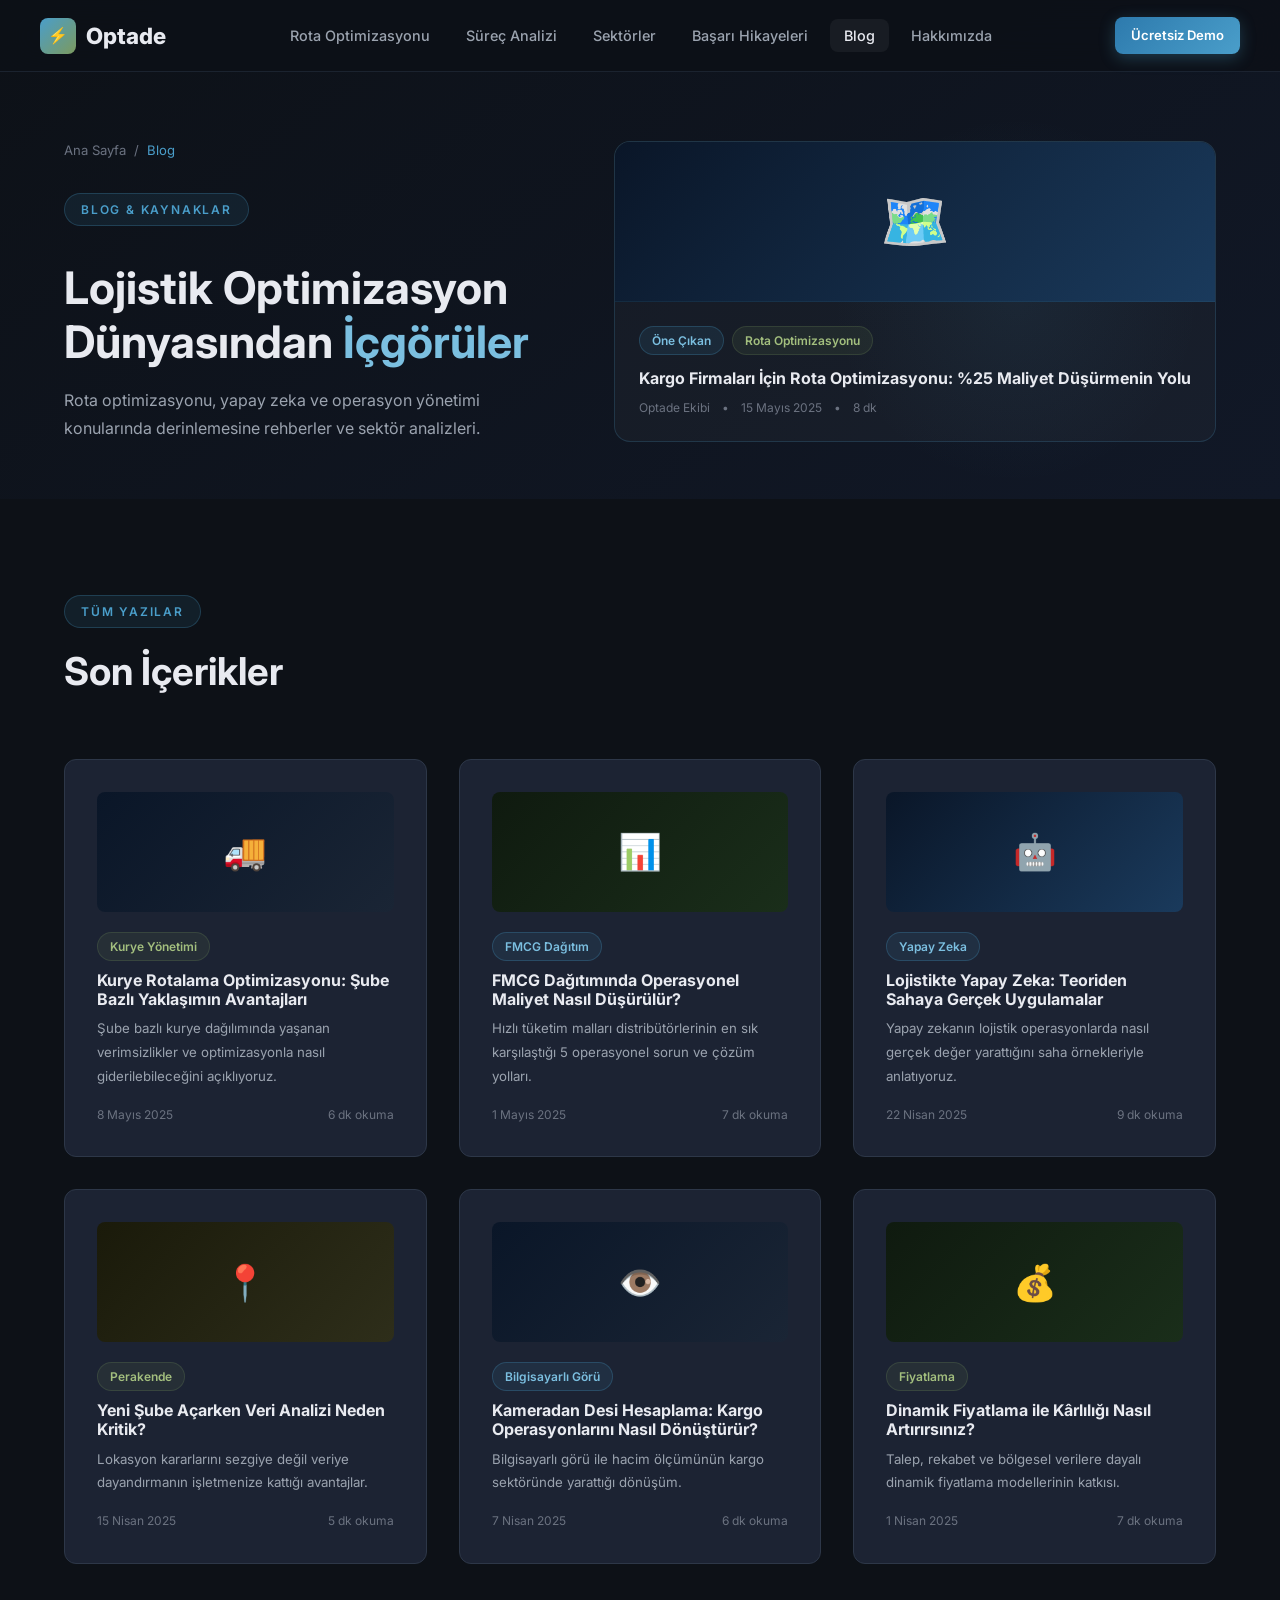
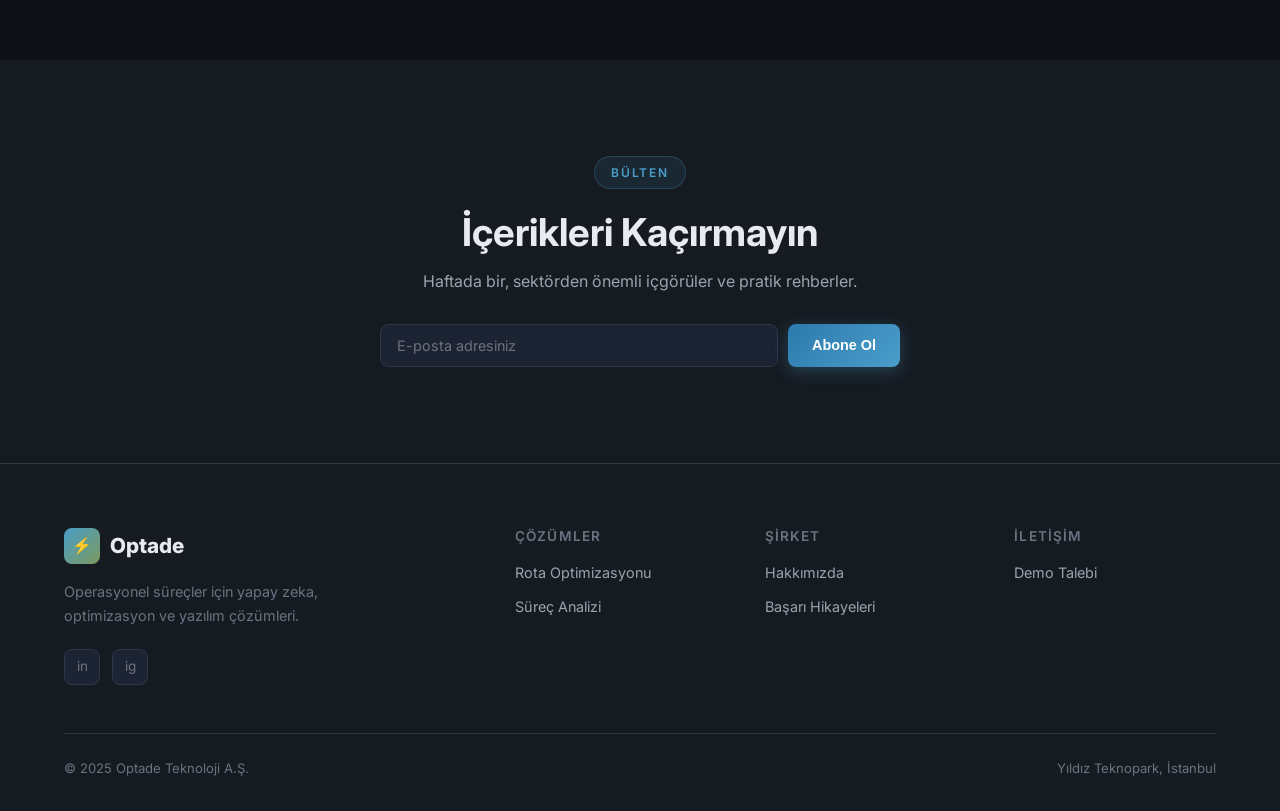
<file: pages/blog.html>
<!DOCTYPE html>
<html lang="tr">
<head>
  <meta charset="UTF-8"><meta name="viewport" content="width=device-width, initial-scale=1.0">
  <title>Lojistik Optimizasyon Blog | Optade</title>
  <link rel="preconnect" href="https://fonts.googleapis.com">
  <link href="https://fonts.googleapis.com/css2?family=Inter:wght@400;500;600;700;800;900&display=swap" rel="stylesheet">
  <link rel="stylesheet" href="../css/style.css">
  <style>
    /* ── BLOG HERO: Yatay featured makale kartı ── */
    .blog-hero {
      padding: 140px 0 56px;
      background: linear-gradient(145deg, #0d1117 0%, #111827 100%);
      position: relative; overflow: hidden;
    }
    .blog-glow { position:absolute; top:20%; right:5%; width:400px; height:400px; background:radial-gradient(circle,rgba(74,158,202,0.07) 0%,transparent 65%); pointer-events:none; }
    .blog-hero-inner { display:grid; grid-template-columns:1fr 1.2fr; gap:48px; align-items:center; position:relative; z-index:1; }
    .featured-card { background:rgba(255,255,255,0.03); border:1px solid rgba(74,158,202,0.2); border-radius:16px; overflow:hidden; }
    .fc-img { height:160px; background:linear-gradient(135deg,#0a1628,#1a3a5c); display:flex; align-items:center; justify-content:center; font-size:3.5rem; border-bottom:1px solid rgba(74,158,202,0.15); }
    .fc-body { padding:24px; }
    .fc-tags { display:flex; gap:8px; margin-bottom:12px; }
    .fc-title { font-size:1rem; font-weight:700; color:var(--text-primary); margin-bottom:8px; line-height:1.4; }
    .fc-meta { font-size:0.75rem; color:var(--text-muted); display:flex; gap:12px; }
    @media(max-width:768px){.blog-hero-inner{grid-template-columns:1fr;}}
  </style>
</head>
<body>
<nav class="navbar">
  <div class="nav-inner">
    <a href="../index.html" class="nav-logo"><div class="logo-icon">⚡</div>Optade</a>
    <ul class="nav-links">
      <li><a href="rota-optimizasyonu.html">Rota Optimizasyonu</a></li>
      <li><a href="surec-analizi.html">Süreç Analizi</a></li>
      <li><a href="sektorler.html">Sektörler</a></li>
      <li><a href="basari-hikayeleri.html">Başarı Hikayeleri</a></li>
      <li><a href="blog.html" class="active">Blog</a></li>
      <li><a href="hakkimizda.html">Hakkımızda</a></li>
    </ul>
    <div class="nav-cta"><a href="iletisim.html" class="btn btn-primary btn-sm">Ücretsiz Demo</a></div>
    <div class="hamburger"><span></span><span></span><span></span></div>
  </div>
</nav>
<div class="mobile-nav">
  <a href="rota-optimizasyonu.html">Rota Optimizasyonu</a><a href="surec-analizi.html">Süreç Analizi</a>
  <a href="sektorler.html">Sektörler</a><a href="basari-hikayeleri.html">Başarı Hikayeleri</a>
  <a href="blog.html">Blog</a><a href="hakkimizda.html">Hakkımızda</a>
  <a href="iletisim.html" class="btn btn-primary" style="margin-top:8px;">Ücretsiz Demo</a>
</div>

<section class="blog-hero">
  <div class="blog-glow"></div>
  <div class="container">
    <div class="blog-hero-inner">
      <div>
        <div class="breadcrumb"><a href="../index.html">Ana Sayfa</a> / <span>Blog</span></div>
        <div class="section-label" style="margin-top:12px;">Blog & Kaynaklar</div>
        <h1 style="margin:16px 0 16px;font-size:clamp(1.8rem,3.5vw,2.8rem);">Lojistik Optimizasyon Dünyasından <span style="color:var(--accent-blue-light)">İçgörüler</span></h1>
        <p style="max-width:440px;">Rota optimizasyonu, yapay zeka ve operasyon yönetimi konularında derinlemesine rehberler ve sektör analizleri.</p>
      </div>
      <div class="featured-card">
        <div class="fc-img">🗺️</div>
        <div class="fc-body">
          <div class="fc-tags"><span class="tag">Öne Çıkan</span><span class="tag green">Rota Optimizasyonu</span></div>
          <div class="fc-title">Kargo Firmaları İçin Rota Optimizasyonu: %25 Maliyet Düşürmenin Yolu</div>
          <div class="fc-meta"><span>Optade Ekibi</span><span>•</span><span>15 Mayıs 2025</span><span>•</span><span>8 dk</span></div>
        </div>
      </div>
    </div>
  </div>
</section>

<!-- BLOG GRID -->
<section class="section">
  <div class="container">
    <div class="section-header">
      <div class="section-label">Tüm Yazılar</div>
      <h2 class="section-title">Son İçerikler</h2>
    </div>
    <div class="grid-3">
      <div class="card" style="display:flex;flex-direction:column;">
        <div style="background:linear-gradient(135deg,#0a1628,#1a2535);border-radius:8px;height:120px;display:flex;align-items:center;justify-content:center;font-size:2.2rem;margin-bottom:20px;">🚚</div>
        <span class="tag green" style="align-self:flex-start;margin-bottom:10px;">Kurye Yönetimi</span>
        <h3 style="font-size:1rem;margin-bottom:8px;">Kurye Rotalama Optimizasyonu: Şube Bazlı Yaklaşımın Avantajları</h3>
        <p style="font-size:0.83rem;flex:1;">Şube bazlı kurye dağılımında yaşanan verimsizlikler ve optimizasyonla nasıl giderilebileceğini açıklıyoruz.</p>
        <div style="display:flex;justify-content:space-between;font-size:0.75rem;color:var(--text-muted);margin-top:16px;"><span>8 Mayıs 2025</span><span>6 dk okuma</span></div>
      </div>
      <div class="card" style="display:flex;flex-direction:column;">
        <div style="background:linear-gradient(135deg,#0f1a0f,#1a2e1a);border-radius:8px;height:120px;display:flex;align-items:center;justify-content:center;font-size:2.2rem;margin-bottom:20px;">📊</div>
        <span class="tag" style="align-self:flex-start;margin-bottom:10px;">FMCG Dağıtım</span>
        <h3 style="font-size:1rem;margin-bottom:8px;">FMCG Dağıtımında Operasyonel Maliyet Nasıl Düşürülür?</h3>
        <p style="font-size:0.83rem;flex:1;">Hızlı tüketim malları distribütörlerinin en sık karşılaştığı 5 operasyonel sorun ve çözüm yolları.</p>
        <div style="display:flex;justify-content:space-between;font-size:0.75rem;color:var(--text-muted);margin-top:16px;"><span>1 Mayıs 2025</span><span>7 dk okuma</span></div>
      </div>
      <div class="card" style="display:flex;flex-direction:column;">
        <div style="background:linear-gradient(135deg,#0a1628,#1a3a5c);border-radius:8px;height:120px;display:flex;align-items:center;justify-content:center;font-size:2.2rem;margin-bottom:20px;">🤖</div>
        <span class="tag" style="align-self:flex-start;margin-bottom:10px;">Yapay Zeka</span>
        <h3 style="font-size:1rem;margin-bottom:8px;">Lojistikte Yapay Zeka: Teoriden Sahaya Gerçek Uygulamalar</h3>
        <p style="font-size:0.83rem;flex:1;">Yapay zekanın lojistik operasyonlarda nasıl gerçek değer yarattığını saha örnekleriyle anlatıyoruz.</p>
        <div style="display:flex;justify-content:space-between;font-size:0.75rem;color:var(--text-muted);margin-top:16px;"><span>22 Nisan 2025</span><span>9 dk okuma</span></div>
      </div>
      <div class="card" style="display:flex;flex-direction:column;">
        <div style="background:linear-gradient(135deg,#1a1a0a,#2e2e1a);border-radius:8px;height:120px;display:flex;align-items:center;justify-content:center;font-size:2.2rem;margin-bottom:20px;">📍</div>
        <span class="tag green" style="align-self:flex-start;margin-bottom:10px;">Perakende</span>
        <h3 style="font-size:1rem;margin-bottom:8px;">Yeni Şube Açarken Veri Analizi Neden Kritik?</h3>
        <p style="font-size:0.83rem;flex:1;">Lokasyon kararlarını sezgiye değil veriye dayandırmanın işletmenize kattığı avantajlar.</p>
        <div style="display:flex;justify-content:space-between;font-size:0.75rem;color:var(--text-muted);margin-top:16px;"><span>15 Nisan 2025</span><span>5 dk okuma</span></div>
      </div>
      <div class="card" style="display:flex;flex-direction:column;">
        <div style="background:linear-gradient(135deg,#0a1628,#1a2535);border-radius:8px;height:120px;display:flex;align-items:center;justify-content:center;font-size:2.2rem;margin-bottom:20px;">👁️</div>
        <span class="tag" style="align-self:flex-start;margin-bottom:10px;">Bilgisayarlı Görü</span>
        <h3 style="font-size:1rem;margin-bottom:8px;">Kameradan Desi Hesaplama: Kargo Operasyonlarını Nasıl Dönüştürür?</h3>
        <p style="font-size:0.83rem;flex:1;">Bilgisayarlı görü ile hacim ölçümünün kargo sektöründe yarattığı dönüşüm.</p>
        <div style="display:flex;justify-content:space-between;font-size:0.75rem;color:var(--text-muted);margin-top:16px;"><span>7 Nisan 2025</span><span>6 dk okuma</span></div>
      </div>
      <div class="card" style="display:flex;flex-direction:column;">
        <div style="background:linear-gradient(135deg,#0f1a0f,#1a2e1a);border-radius:8px;height:120px;display:flex;align-items:center;justify-content:center;font-size:2.2rem;margin-bottom:20px;">💰</div>
        <span class="tag green" style="align-self:flex-start;margin-bottom:10px;">Fiyatlama</span>
        <h3 style="font-size:1rem;margin-bottom:8px;">Dinamik Fiyatlama ile Kârlılığı Nasıl Artırırsınız?</h3>
        <p style="font-size:0.83rem;flex:1;">Talep, rekabet ve bölgesel verilere dayalı dinamik fiyatlama modellerinin katkısı.</p>
        <div style="display:flex;justify-content:space-between;font-size:0.75rem;color:var(--text-muted);margin-top:16px;"><span>1 Nisan 2025</span><span>7 dk okuma</span></div>
      </div>
    </div>
  </div>
</section>

<!-- NEWSLETTER -->
<section class="section" style="background:var(--bg-secondary);">
  <div class="container">
    <div style="max-width:520px;margin:0 auto;text-align:center;">
      <div class="section-label">Bülten</div>
      <h2 style="margin-bottom:12px;">İçerikleri Kaçırmayın</h2>
      <p style="margin-bottom:28px;">Haftada bir, sektörden önemli içgörüler ve pratik rehberler.</p>
      <form style="display:flex;gap:10px;flex-wrap:wrap;" onsubmit="return false;">
        <input type="email" class="form-control" placeholder="E-posta adresiniz" style="flex:1;min-width:200px;">
        <button type="submit" class="btn btn-primary">Abone Ol</button>
      </form>
    </div>
  </div>
</section>

<footer class="footer">
  <div class="container">
    <div class="footer-grid">
      <div class="footer-brand"><a href="../index.html" class="nav-logo" style="font-size:1.3rem;"><div class="logo-icon">⚡</div>Optade</a><p>Operasyonel süreçler için yapay zeka, optimizasyon ve yazılım çözümleri.</p><div class="footer-social"><a href="#" class="social-icon">in</a><a href="#" class="social-icon">ig</a></div></div>
      <div class="footer-col"><h4>Çözümler</h4><ul><li><a href="rota-optimizasyonu.html">Rota Optimizasyonu</a></li><li><a href="surec-analizi.html">Süreç Analizi</a></li></ul></div>
      <div class="footer-col"><h4>Şirket</h4><ul><li><a href="hakkimizda.html">Hakkımızda</a></li><li><a href="basari-hikayeleri.html">Başarı Hikayeleri</a></li></ul></div>
      <div class="footer-col"><h4>İletişim</h4><ul><li><a href="iletisim.html">Demo Talebi</a></li></ul></div>
    </div>
    <div class="footer-bottom"><span>© 2025 Optade Teknoloji A.Ş.</span><span>Yıldız Teknopark, İstanbul</span></div>
  </div>
</footer>
<script src="../js/main.js"></script>
</body>
</html>
</file>
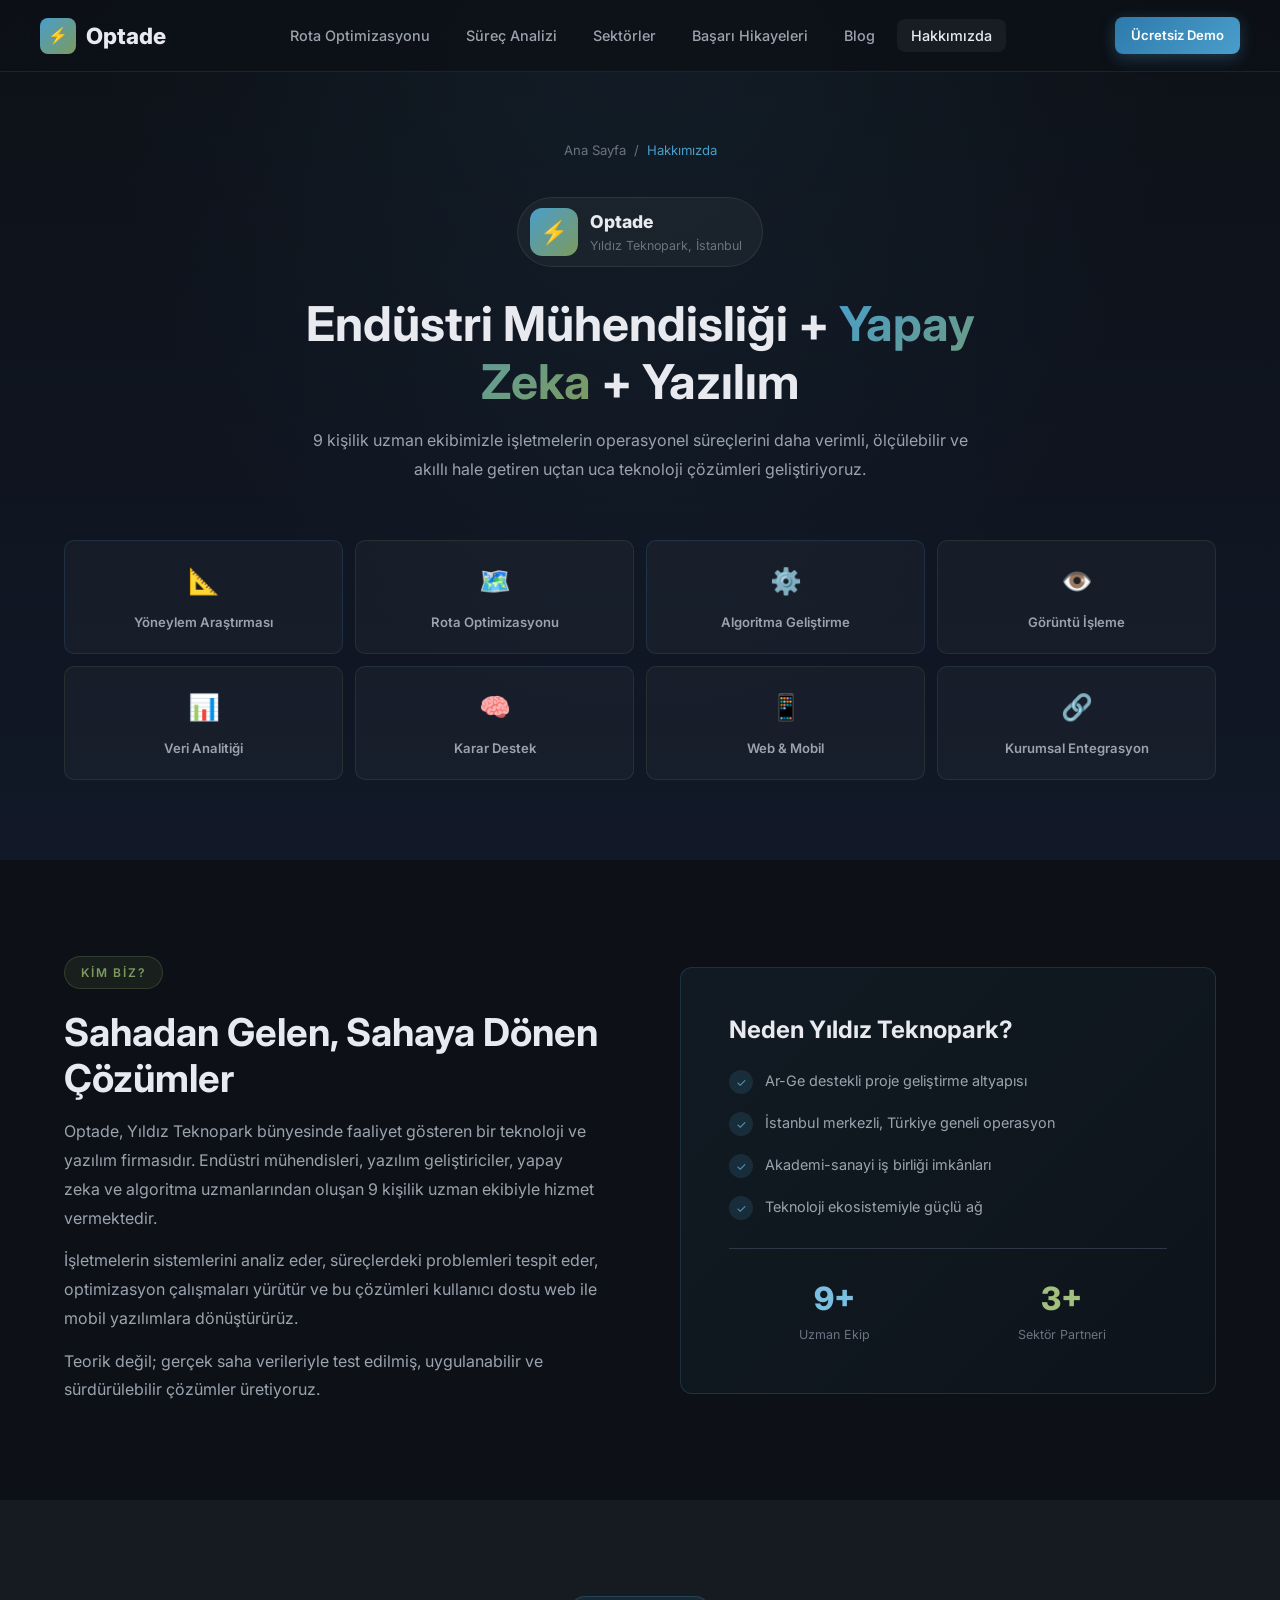
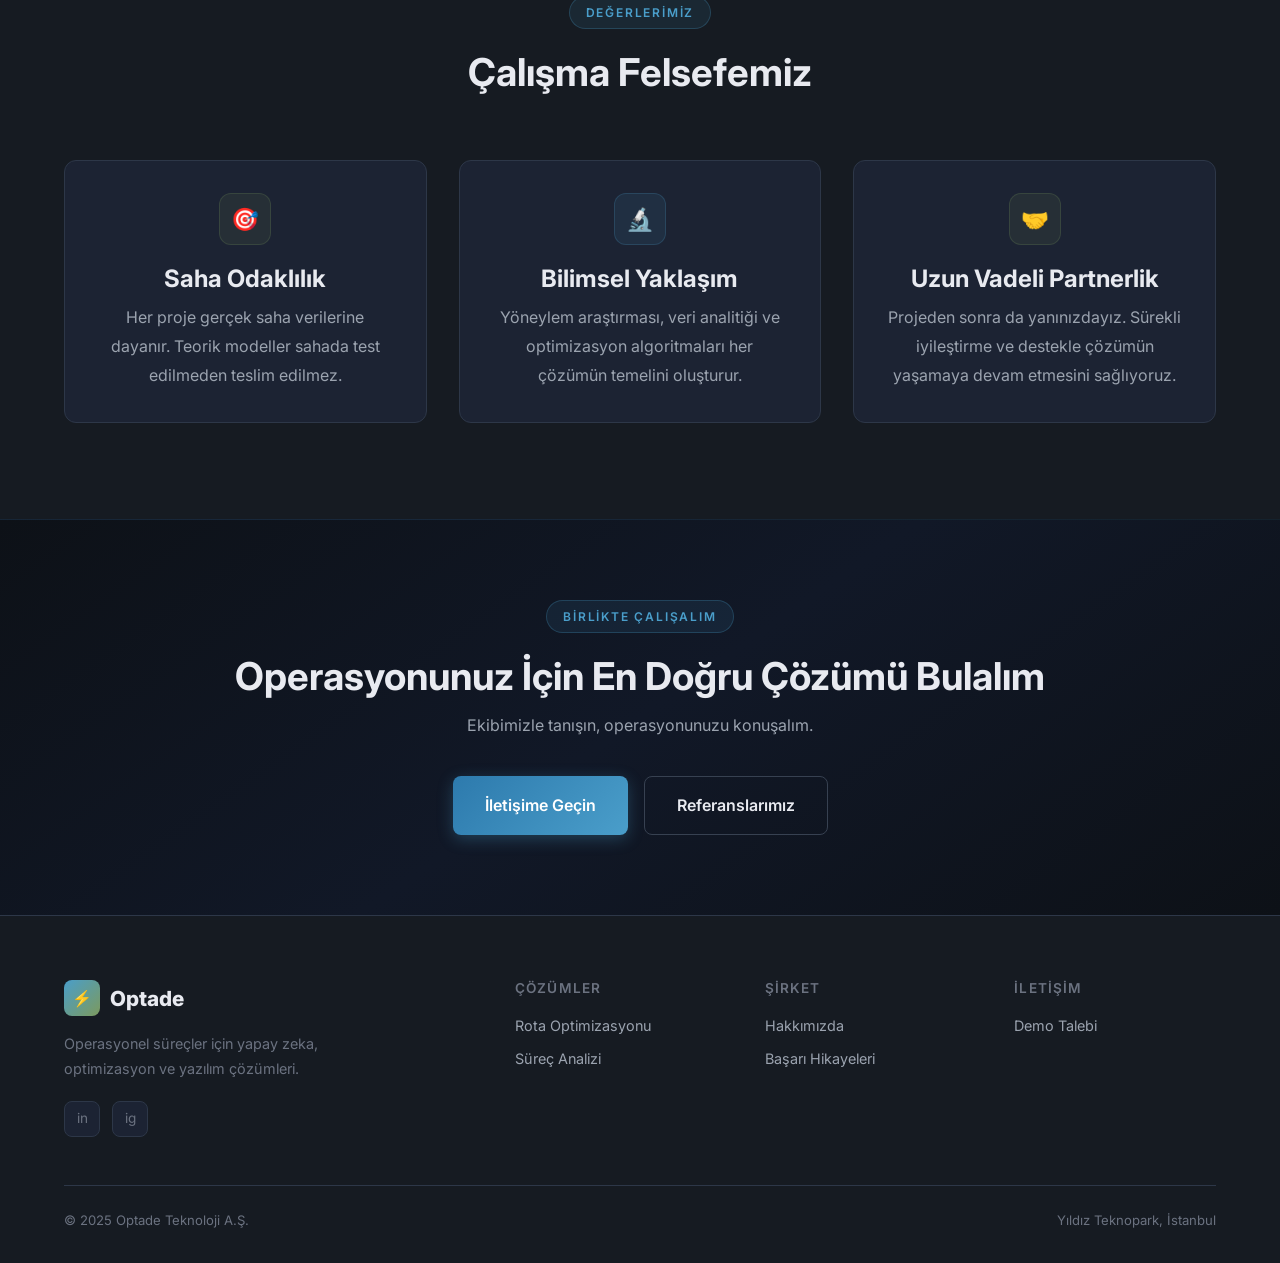
<file: pages/hakkimizda.html>
<!DOCTYPE html>
<html lang="tr">
<head>
  <meta charset="UTF-8"><meta name="viewport" content="width=device-width, initial-scale=1.0">
  <title>Hakkımızda | Optade – Lojistik Danışmanlık İstanbul</title>
  <link rel="preconnect" href="https://fonts.googleapis.com">
  <link href="https://fonts.googleapis.com/css2?family=Inter:wght@400;500;600;700;800;900&display=swap" rel="stylesheet">
  <link rel="stylesheet" href="../css/style.css">
  <style>
    /* ── HAKKIMIZDA HERO: Merkezi büyük logo + yetenekler grid ── */
    .hk-hero {
      padding: 140px 0 80px;
      background: radial-gradient(ellipse at 50% 0%, rgba(74,158,202,0.08) 0%, transparent 60%),
                  linear-gradient(180deg, #0d1117 0%, #111827 100%);
      text-align: center; position: relative; overflow: hidden;
    }
    .hk-hero-text { max-width: 680px; margin: 0 auto 56px; position: relative; z-index: 1; }
    .hk-brand { display:inline-flex; align-items:center; gap:12px; background:rgba(255,255,255,0.04); border:1px solid rgba(255,255,255,0.08); border-radius:100px; padding:10px 20px 10px 12px; margin-bottom:28px; }
    .hk-logo-big { width:48px; height:48px; background:var(--gradient-mixed); border-radius:12px; display:flex; align-items:center; justify-content:center; font-size:1.4rem; }
    .hk-brand-name { font-size:1.1rem; font-weight:800; }
    .hk-brand-sub { font-size:0.78rem; color:var(--text-muted); }
    .hk-skills { display:grid; grid-template-columns:repeat(4,1fr); gap:12px; position:relative; z-index:1; }
    .hk-skill { background:rgba(255,255,255,0.03); border-radius:10px; padding:20px 16px; text-align:center; transition:all 0.2s; }
    .hk-skill:hover { background:rgba(74,158,202,0.08); border-color:rgba(74,158,202,0.2); }
    .hk-skill-icon { font-size:1.6rem; margin-bottom:10px; }
    .hk-skill-name { font-size:0.82rem; font-weight:600; color:var(--text-secondary); }
    .hk-skill.blue { border:1px solid rgba(74,158,202,0.15); }
    .hk-skill.green { border:1px solid rgba(124,154,94,0.15); }
    @media(max-width:768px){.hk-skills{grid-template-columns:repeat(2,1fr);}}
  </style>
</head>
<body>
<nav class="navbar">
  <div class="nav-inner">
    <a href="../index.html" class="nav-logo"><div class="logo-icon">⚡</div>Optade</a>
    <ul class="nav-links">
      <li><a href="rota-optimizasyonu.html">Rota Optimizasyonu</a></li>
      <li><a href="surec-analizi.html">Süreç Analizi</a></li>
      <li><a href="sektorler.html">Sektörler</a></li>
      <li><a href="basari-hikayeleri.html">Başarı Hikayeleri</a></li>
      <li><a href="blog.html">Blog</a></li>
      <li><a href="hakkimizda.html" class="active">Hakkımızda</a></li>
    </ul>
    <div class="nav-cta"><a href="iletisim.html" class="btn btn-primary btn-sm">Ücretsiz Demo</a></div>
    <div class="hamburger"><span></span><span></span><span></span></div>
  </div>
</nav>
<div class="mobile-nav">
  <a href="rota-optimizasyonu.html">Rota Optimizasyonu</a><a href="surec-analizi.html">Süreç Analizi</a>
  <a href="sektorler.html">Sektörler</a><a href="basari-hikayeleri.html">Başarı Hikayeleri</a>
  <a href="blog.html">Blog</a><a href="hakkimizda.html">Hakkımızda</a>
  <a href="iletisim.html" class="btn btn-primary" style="margin-top:8px;">Ücretsiz Demo</a>
</div>

<section class="hk-hero">
  <div class="container">
    <div class="hk-hero-text">
      <div class="breadcrumb" style="justify-content:center;"><a href="../index.html">Ana Sayfa</a> / <span>Hakkımızda</span></div>
      <div class="hk-brand" style="margin-top:16px;">
        <div class="hk-logo-big">⚡</div>
        <div style="text-align:left;"><div class="hk-brand-name">Optade</div><div class="hk-brand-sub">Yıldız Teknopark, İstanbul</div></div>
      </div>
      <h1 style="margin:0 0 16px;font-size:clamp(2rem,4vw,3rem);">Endüstri Mühendisliği + <span style="background:var(--gradient-mixed);-webkit-background-clip:text;-webkit-text-fill-color:transparent;background-clip:text;">Yapay Zeka</span> + Yazılım</h1>
      <p>9 kişilik uzman ekibimizle işletmelerin operasyonel süreçlerini daha verimli, ölçülebilir ve akıllı hale getiren uçtan uca teknoloji çözümleri geliştiriyoruz.</p>
    </div>
    <div class="hk-skills">
      <div class="hk-skill blue"><div class="hk-skill-icon">📐</div><div class="hk-skill-name">Yöneylem Araştırması</div></div>
      <div class="hk-skill green"><div class="hk-skill-icon">🗺️</div><div class="hk-skill-name">Rota Optimizasyonu</div></div>
      <div class="hk-skill blue"><div class="hk-skill-icon">⚙️</div><div class="hk-skill-name">Algoritma Geliştirme</div></div>
      <div class="hk-skill green"><div class="hk-skill-icon">👁️</div><div class="hk-skill-name">Görüntü İşleme</div></div>
      <div class="hk-skill green"><div class="hk-skill-icon">📊</div><div class="hk-skill-name">Veri Analitiği</div></div>
      <div class="hk-skill blue"><div class="hk-skill-icon">🧠</div><div class="hk-skill-name">Karar Destek</div></div>
      <div class="hk-skill green"><div class="hk-skill-icon">📱</div><div class="hk-skill-name">Web & Mobil</div></div>
      <div class="hk-skill blue"><div class="hk-skill-icon">🔗</div><div class="hk-skill-name">Kurumsal Entegrasyon</div></div>
    </div>
  </div>
</section>

<!-- ABOUT -->
<section class="section">
  <div class="container">
    <div class="split-section">
      <div>
        <div class="section-label green">Kim Biz?</div>
        <h2 style="margin-bottom:16px;">Sahadan Gelen, Sahaya Dönen Çözümler</h2>
        <p style="margin-bottom:14px;">Optade, Yıldız Teknopark bünyesinde faaliyet gösteren bir teknoloji ve yazılım firmasıdır. Endüstri mühendisleri, yazılım geliştiriciler, yapay zeka ve algoritma uzmanlarından oluşan 9 kişilik uzman ekibiyle hizmet vermektedir.</p>
        <p style="margin-bottom:14px;">İşletmelerin sistemlerini analiz eder, süreçlerdeki problemleri tespit eder, optimizasyon çalışmaları yürütür ve bu çözümleri kullanıcı dostu web ile mobil yazılımlara dönüştürürüz.</p>
        <p>Teorik değil; gerçek saha verileriyle test edilmiş, uygulanabilir ve sürdürülebilir çözümler üretiyoruz.</p>
      </div>
      <div class="highlight-box">
        <h3 style="margin-bottom:20px;">Neden Yıldız Teknopark?</h3>
        <div class="feature-list">
          <div class="feature-item"><div class="feature-icon">✓</div><p>Ar-Ge destekli proje geliştirme altyapısı</p></div>
          <div class="feature-item"><div class="feature-icon">✓</div><p>İstanbul merkezli, Türkiye geneli operasyon</p></div>
          <div class="feature-item"><div class="feature-icon">✓</div><p>Akademi-sanayi iş birliği imkânları</p></div>
          <div class="feature-item"><div class="feature-icon">✓</div><p>Teknoloji ekosistemiyle güçlü ağ</p></div>
        </div>
        <div style="margin-top:28px;padding-top:24px;border-top:1px solid var(--border);display:grid;grid-template-columns:1fr 1fr;gap:16px;text-align:center;">
          <div><div style="font-size:2rem;font-weight:800;color:var(--accent-blue-light)">9+</div><div style="font-size:0.78rem;color:var(--text-muted)">Uzman Ekip</div></div>
          <div><div style="font-size:2rem;font-weight:800;color:var(--accent-green-light)">3+</div><div style="font-size:0.78rem;color:var(--text-muted)">Sektör Partneri</div></div>
        </div>
      </div>
    </div>
  </div>
</section>

<!-- VALUES -->
<section class="section" style="background:var(--bg-secondary);">
  <div class="container">
    <div class="section-header text-center">
      <div class="section-label">Değerlerimiz</div>
      <h2 class="section-title">Çalışma Felsefemiz</h2>
    </div>
    <div class="grid-3">
      <div class="card green-hover" style="text-align:center;"><div class="card-icon green" style="margin:0 auto 20px;">🎯</div><h3 style="margin-bottom:10px;">Saha Odaklılık</h3><p>Her proje gerçek saha verilerine dayanır. Teorik modeller sahada test edilmeden teslim edilmez.</p></div>
      <div class="card" style="text-align:center;"><div class="card-icon" style="margin:0 auto 20px;">🔬</div><h3 style="margin-bottom:10px;">Bilimsel Yaklaşım</h3><p>Yöneylem araştırması, veri analitiği ve optimizasyon algoritmaları her çözümün temelini oluşturur.</p></div>
      <div class="card green-hover" style="text-align:center;"><div class="card-icon green" style="margin:0 auto 20px;">🤝</div><h3 style="margin-bottom:10px;">Uzun Vadeli Partnerlik</h3><p>Projeden sonra da yanınızdayız. Sürekli iyileştirme ve destekle çözümün yaşamaya devam etmesini sağlıyoruz.</p></div>
    </div>
  </div>
</section>

<section style="background:linear-gradient(145deg,#0d1117,#111827,#0d1117);border-top:1px solid rgba(74,158,202,0.12);text-align:center;padding:80px 0;">
  <div class="container">
    <div class="section-label">Birlikte Çalışalım</div>
    <h2 style="margin-bottom:12px;">Operasyonunuz İçin En Doğru Çözümü Bulalım</h2>
    <p style="max-width:460px;margin:0 auto 36px;">Ekibimizle tanışın, operasyonunuzu konuşalım.</p>
    <div style="display:flex;gap:16px;justify-content:center;flex-wrap:wrap;">
      <a href="iletisim.html" class="btn btn-primary btn-lg">İletişime Geçin</a>
      <a href="basari-hikayeleri.html" class="btn btn-secondary btn-lg">Referanslarımız</a>
    </div>
  </div>
</section>

<footer class="footer">
  <div class="container">
    <div class="footer-grid">
      <div class="footer-brand"><a href="../index.html" class="nav-logo" style="font-size:1.3rem;"><div class="logo-icon">⚡</div>Optade</a><p>Operasyonel süreçler için yapay zeka, optimizasyon ve yazılım çözümleri.</p><div class="footer-social"><a href="#" class="social-icon">in</a><a href="#" class="social-icon">ig</a></div></div>
      <div class="footer-col"><h4>Çözümler</h4><ul><li><a href="rota-optimizasyonu.html">Rota Optimizasyonu</a></li><li><a href="surec-analizi.html">Süreç Analizi</a></li></ul></div>
      <div class="footer-col"><h4>Şirket</h4><ul><li><a href="hakkimizda.html">Hakkımızda</a></li><li><a href="basari-hikayeleri.html">Başarı Hikayeleri</a></li></ul></div>
      <div class="footer-col"><h4>İletişim</h4><ul><li><a href="iletisim.html">Demo Talebi</a></li></ul></div>
    </div>
    <div class="footer-bottom"><span>© 2025 Optade Teknoloji A.Ş.</span><span>Yıldız Teknopark, İstanbul</span></div>
  </div>
</footer>
<script src="../js/main.js"></script>
</body>
</html>
</file>
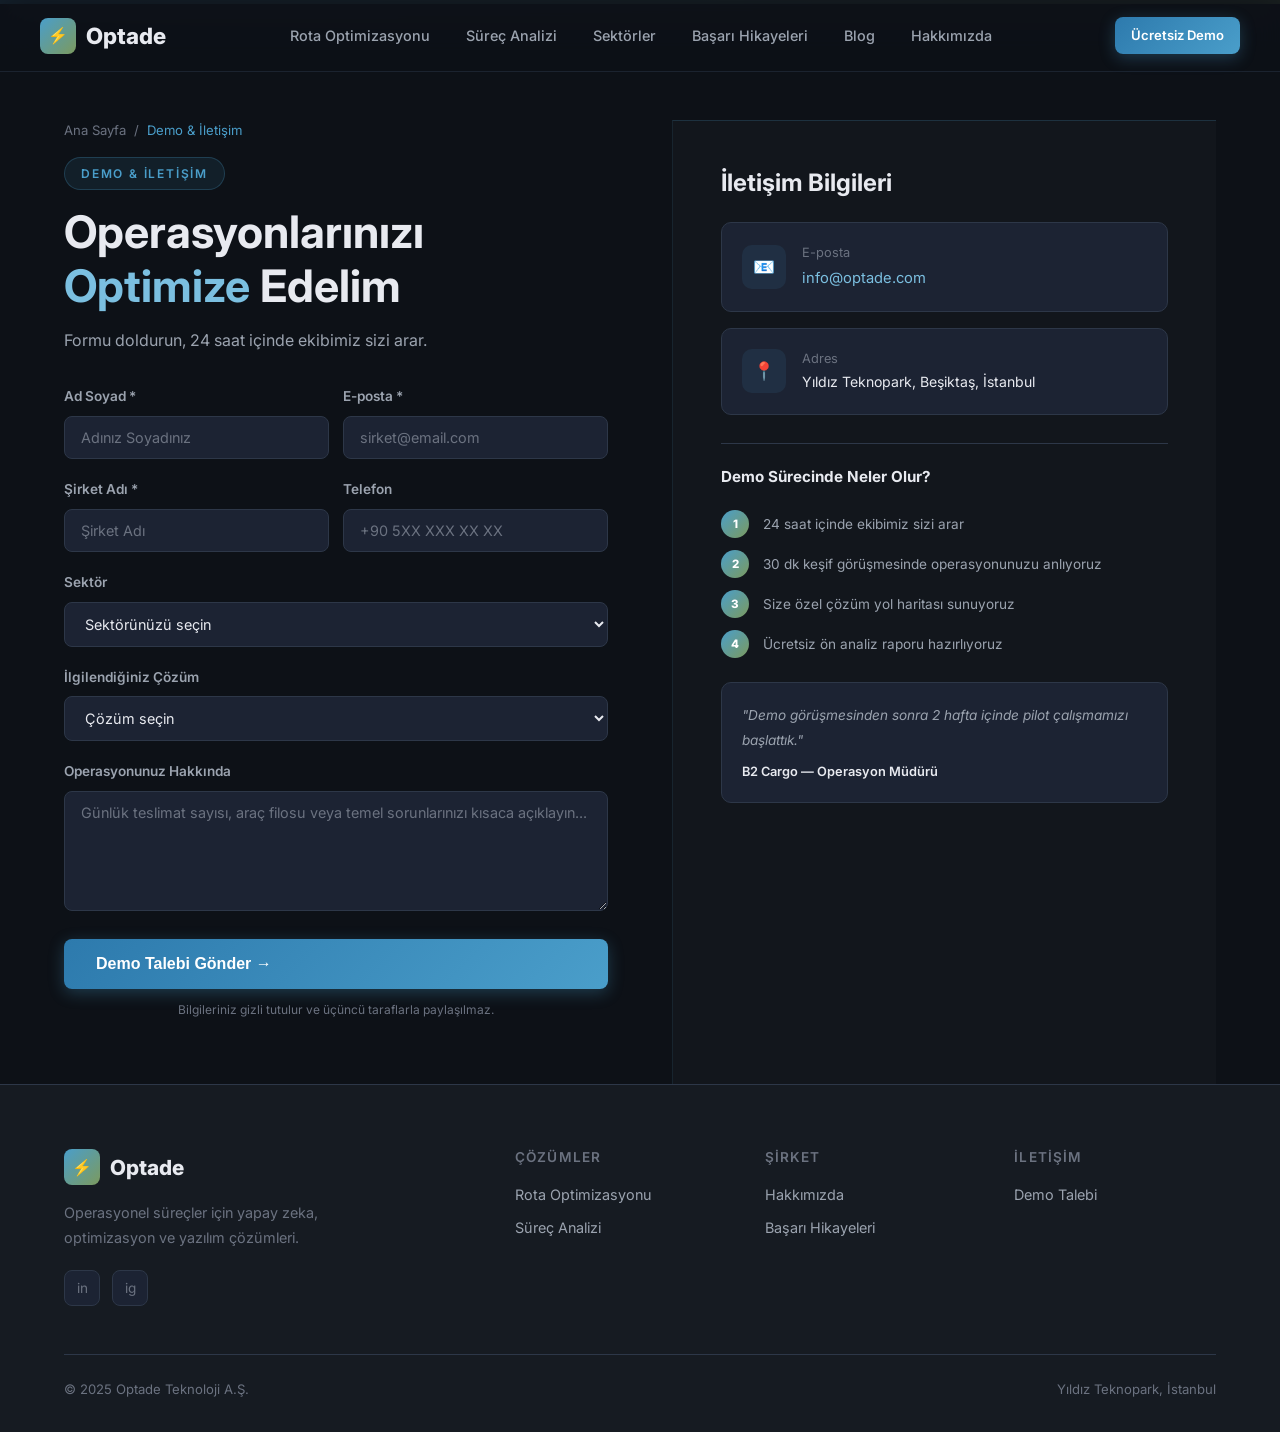
<file: pages/iletisim.html>
<!DOCTYPE html>
<html lang="tr">
<head>
  <meta charset="UTF-8"><meta name="viewport" content="width=device-width, initial-scale=1.0">
  <title>Lojistik Optimizasyon Demo | Optade İletişim</title>
  <link rel="preconnect" href="https://fonts.googleapis.com">
  <link href="https://fonts.googleapis.com/css2?family=Inter:wght@400;500;600;700;800;900&display=swap" rel="stylesheet">
  <link rel="stylesheet" href="../css/style.css">
  <style>
    /* ── İLETİŞİM HERO: Form ve info yan yana, mavi-yeşil gradient şerit ── */
    .il-hero {
      padding: 120px 0 0;
      background: #0d1117;
      position: relative; overflow: hidden;
    }
    .il-stripe {
      position: absolute; top:0; left:0; right:0; height:4px;
      background: var(--gradient-mixed);
    }
    .il-inner { display:grid; grid-template-columns:1fr 1fr; gap:64px; align-items:flex-start; }
    .il-left { padding-bottom: 64px; }
    .il-right { background:rgba(255,255,255,0.02); border-top:1px solid rgba(74,158,202,0.2); border-left:1px solid rgba(74,158,202,0.1); padding:48px; min-height:100%; }
    .info-card { background:var(--bg-card); border:1px solid var(--border); border-radius:10px; padding:20px; margin-bottom:16px; display:flex; align-items:center; gap:16px; }
    .info-icon { width:44px; height:44px; background:rgba(74,158,202,0.1); border-radius:10px; display:flex; align-items:center; justify-content:center; font-size:1.1rem; flex-shrink:0; }
    .process-list { display:flex; flex-direction:column; gap:12px; margin-top:24px; }
    .process-item { display:flex; align-items:center; gap:14px; }
    .pnum { width:28px; height:28px; border-radius:50%; background:var(--gradient-mixed); display:flex; align-items:center; justify-content:center; font-size:0.72rem; font-weight:800; color:white; flex-shrink:0; }
    @media(max-width:768px){.il-inner{grid-template-columns:1fr;} .il-right{border-left:none;border-top:1px solid var(--border);}}
  </style>
</head>
<body>
<nav class="navbar">
  <div class="nav-inner">
    <a href="../index.html" class="nav-logo"><div class="logo-icon">⚡</div>Optade</a>
    <ul class="nav-links">
      <li><a href="rota-optimizasyonu.html">Rota Optimizasyonu</a></li>
      <li><a href="surec-analizi.html">Süreç Analizi</a></li>
      <li><a href="sektorler.html">Sektörler</a></li>
      <li><a href="basari-hikayeleri.html">Başarı Hikayeleri</a></li>
      <li><a href="blog.html">Blog</a></li>
      <li><a href="hakkimizda.html">Hakkımızda</a></li>
    </ul>
    <div class="nav-cta"><a href="iletisim.html" class="btn btn-primary btn-sm">Ücretsiz Demo</a></div>
    <div class="hamburger"><span></span><span></span><span></span></div>
  </div>
</nav>
<div class="mobile-nav">
  <a href="rota-optimizasyonu.html">Rota Optimizasyonu</a><a href="surec-analizi.html">Süreç Analizi</a>
  <a href="sektorler.html">Sektörler</a><a href="basari-hikayeleri.html">Başarı Hikayeleri</a>
  <a href="blog.html">Blog</a><a href="hakkimizda.html">Hakkımızda</a>
  <a href="iletisim.html" class="btn btn-primary" style="margin-top:8px;">Ücretsiz Demo</a>
</div>

<section class="il-hero">
  <div class="il-stripe"></div>
  <div class="container">
    <div class="il-inner">
      <div class="il-left">
        <div class="breadcrumb" style="margin-bottom:16px;"><a href="../index.html">Ana Sayfa</a> / <span>Demo & İletişim</span></div>
        <div class="section-label" style="margin-bottom:16px;">Demo & İletişim</div>
        <h1 style="font-size:clamp(1.8rem,3.5vw,2.8rem);margin-bottom:12px;">Operasyonlarınızı <span style="color:var(--accent-blue-light)">Optimize</span> Edelim</h1>
        <p style="margin-bottom:32px;">Formu doldurun, 24 saat içinde ekibimiz sizi arar.</p>
        <form onsubmit="handleSubmit(event)">
          <div style="display:grid;grid-template-columns:1fr 1fr;gap:14px;">
            <div class="form-group"><label>Ad Soyad *</label><input type="text" class="form-control" placeholder="Adınız Soyadınız" required></div>
            <div class="form-group"><label>E-posta *</label><input type="email" class="form-control" placeholder="sirket@email.com" required></div>
          </div>
          <div style="display:grid;grid-template-columns:1fr 1fr;gap:14px;">
            <div class="form-group"><label>Şirket Adı *</label><input type="text" class="form-control" placeholder="Şirket Adı" required></div>
            <div class="form-group"><label>Telefon</label><input type="tel" class="form-control" placeholder="+90 5XX XXX XX XX"></div>
          </div>
          <div class="form-group"><label>Sektör</label>
            <select class="form-control"><option value="">Sektörünüzü seçin</option><option>Lojistik & Kargo</option><option>FMCG & Dağıtım</option><option>Perakende</option><option>Gıda & Soğuk Zincir</option><option>Diğer</option></select>
          </div>
          <div class="form-group"><label>İlgilendiğiniz Çözüm</label>
            <select class="form-control"><option value="">Çözüm seçin</option><option>Rota Optimizasyonu</option><option>Kurye Rotalama</option><option>Süreç Analizi</option><option>Lojistik Yönetim Paneli</option><option>Bilgisayarlı Görü</option><option>Dinamik Fiyatlama</option><option>Genel Değerlendirme</option></select>
          </div>
          <div class="form-group"><label>Operasyonunuz Hakkında</label><textarea class="form-control" rows="3" placeholder="Günlük teslimat sayısı, araç filosu veya temel sorunlarınızı kısaca açıklayın..."></textarea></div>
          <button type="submit" class="btn btn-primary btn-lg" style="width:100%;">Demo Talebi Gönder →</button>
          <p style="font-size:0.75rem;color:var(--text-muted);margin-top:10px;text-align:center;">Bilgileriniz gizli tutulur ve üçüncü taraflarla paylaşılmaz.</p>
        </form>
      </div>
      <div class="il-right">
        <h3 style="margin-bottom:24px;">İletişim Bilgileri</h3>
        <div class="info-card">
          <div class="info-icon">📧</div>
          <div><div style="font-size:0.8rem;color:var(--text-muted);margin-bottom:2px;">E-posta</div><a href="mailto:info@optade.com" style="color:var(--accent-blue-light);font-size:0.92rem;">info@optade.com</a></div>
        </div>
        <div class="info-card">
          <div class="info-icon">📍</div>
          <div><div style="font-size:0.8rem;color:var(--text-muted);margin-bottom:2px;">Adres</div><div style="font-size:0.88rem;">Yıldız Teknopark, Beşiktaş, İstanbul</div></div>
        </div>
        <div style="margin-top:28px;padding-top:24px;border-top:1px solid var(--border);">
          <h4 style="margin-bottom:6px;font-size:0.95rem;">Demo Sürecinde Neler Olur?</h4>
          <div class="process-list">
            <div class="process-item"><div class="pnum">1</div><p style="font-size:0.85rem;">24 saat içinde ekibimiz sizi arar</p></div>
            <div class="process-item"><div class="pnum">2</div><p style="font-size:0.85rem;">30 dk keşif görüşmesinde operasyonunuzu anlıyoruz</p></div>
            <div class="process-item"><div class="pnum">3</div><p style="font-size:0.85rem;">Size özel çözüm yol haritası sunuyoruz</p></div>
            <div class="process-item"><div class="pnum">4</div><p style="font-size:0.85rem;">Ücretsiz ön analiz raporu hazırlıyoruz</p></div>
          </div>
        </div>
        <div style="margin-top:24px;background:var(--bg-card);border-radius:10px;padding:20px;border:1px solid var(--border);">
          <p style="font-size:0.85rem;font-style:italic;line-height:1.8;color:var(--text-secondary);">"Demo görüşmesinden sonra 2 hafta içinde pilot çalışmamızı başlattık."</p>
          <div style="margin-top:10px;font-size:0.8rem;font-weight:600;">B2 Cargo — Operasyon Müdürü</div>
        </div>
      </div>
    </div>
  </div>
</section>

<footer class="footer" style="margin-top:0;">
  <div class="container">
    <div class="footer-grid">
      <div class="footer-brand"><a href="../index.html" class="nav-logo" style="font-size:1.3rem;"><div class="logo-icon">⚡</div>Optade</a><p>Operasyonel süreçler için yapay zeka, optimizasyon ve yazılım çözümleri.</p><div class="footer-social"><a href="#" class="social-icon">in</a><a href="#" class="social-icon">ig</a></div></div>
      <div class="footer-col"><h4>Çözümler</h4><ul><li><a href="rota-optimizasyonu.html">Rota Optimizasyonu</a></li><li><a href="surec-analizi.html">Süreç Analizi</a></li></ul></div>
      <div class="footer-col"><h4>Şirket</h4><ul><li><a href="hakkimizda.html">Hakkımızda</a></li><li><a href="basari-hikayeleri.html">Başarı Hikayeleri</a></li></ul></div>
      <div class="footer-col"><h4>İletişim</h4><ul><li><a href="iletisim.html">Demo Talebi</a></li></ul></div>
    </div>
    <div class="footer-bottom"><span>© 2025 Optade Teknoloji A.Ş.</span><span>Yıldız Teknopark, İstanbul</span></div>
  </div>
</footer>
<script>function handleSubmit(e){e.preventDefault();const b=e.target.querySelector('button[type="submit"]');b.textContent='✓ Talebiniz alındı!';b.style.background='linear-gradient(135deg,#22c55e,#16a34a)';b.disabled=true;}</script>
<script src="../js/main.js"></script>
</body>
</html>
</file>
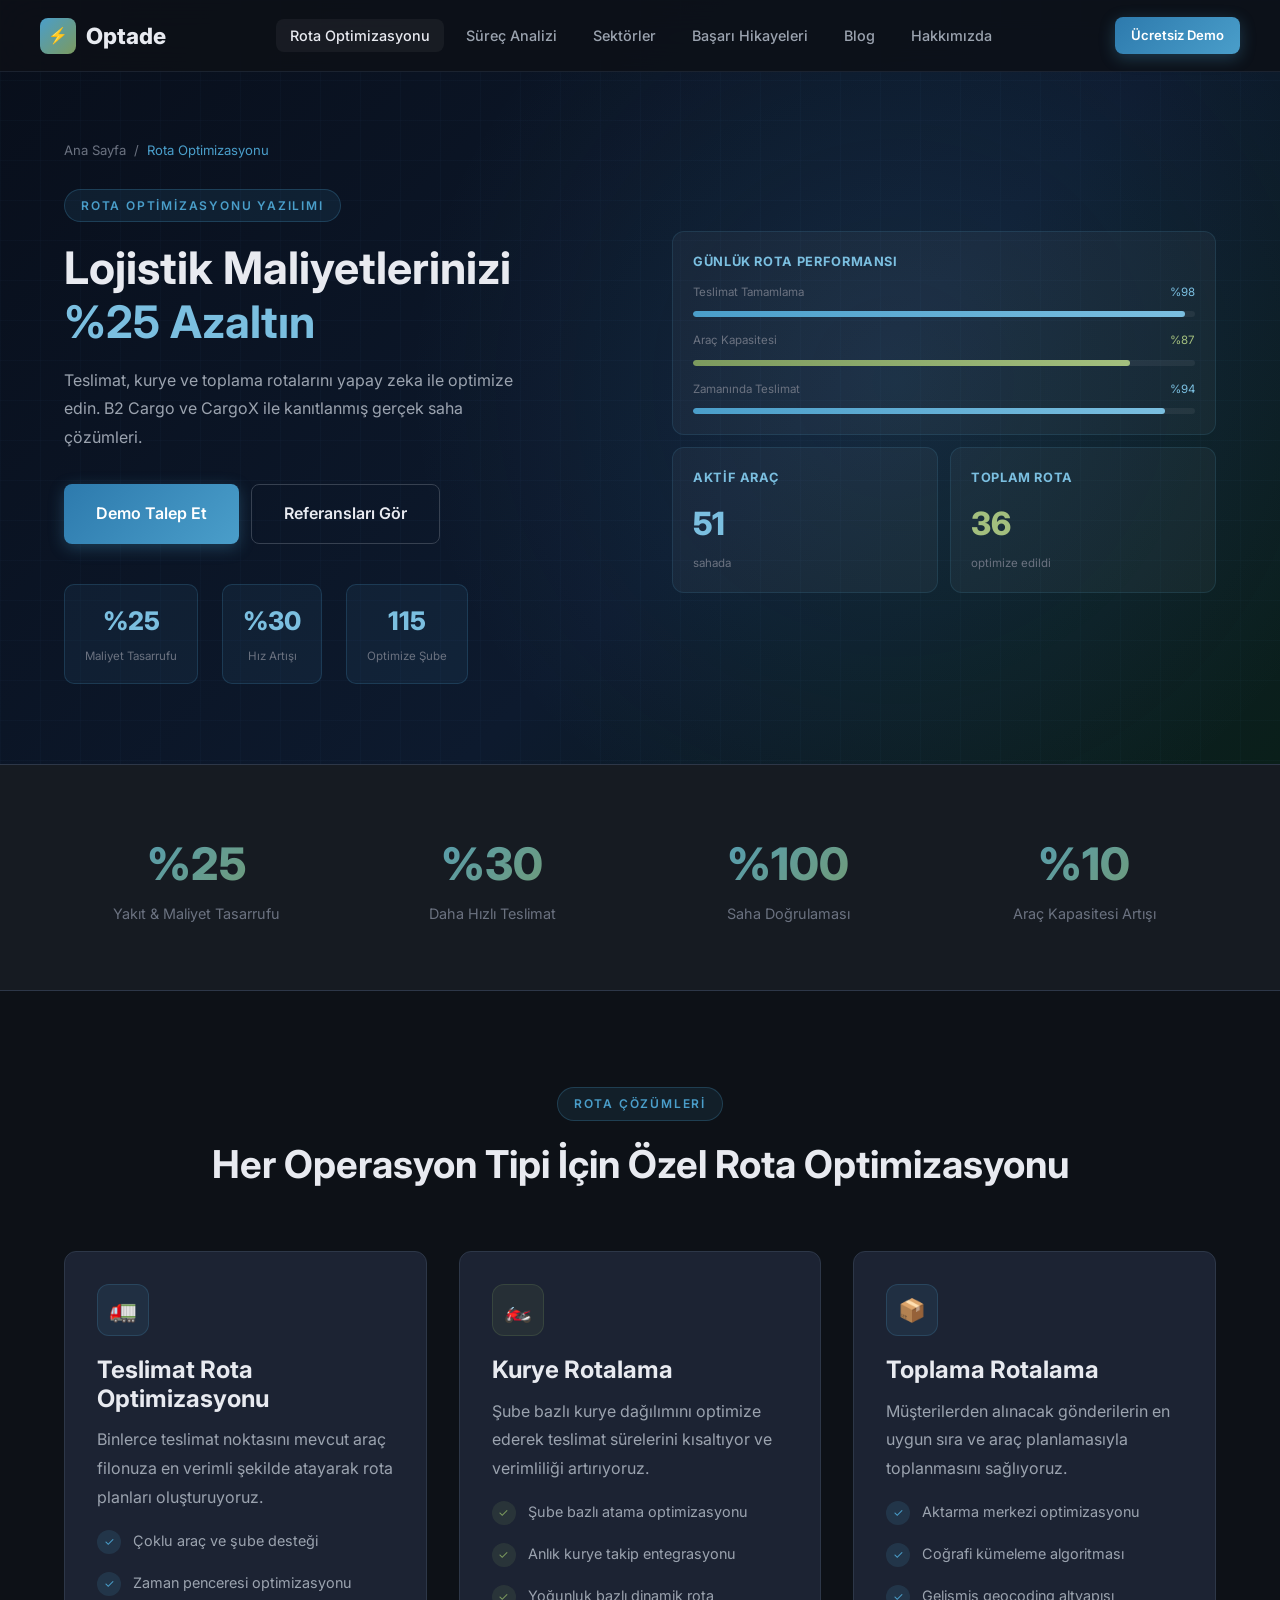
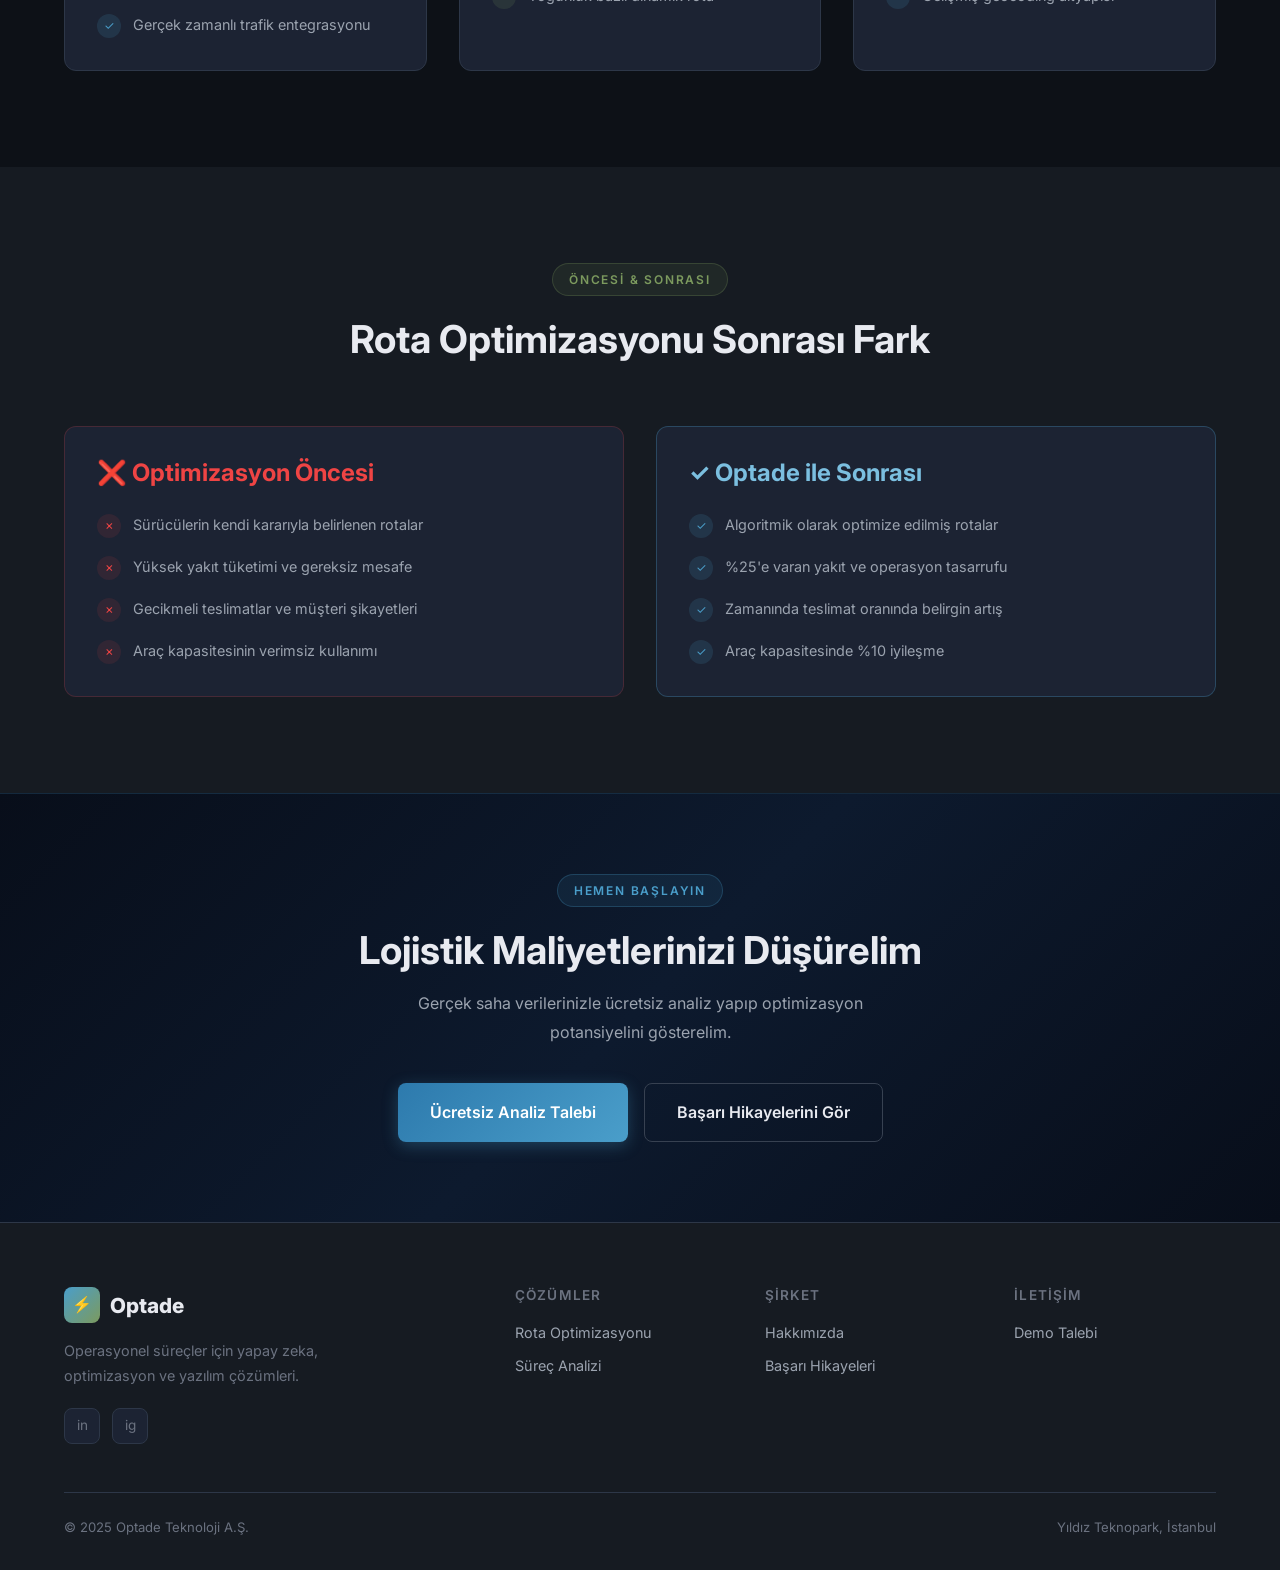
<file: pages/rota-optimizasyonu.html>
<!DOCTYPE html>
<html lang="tr">
<head>
  <meta charset="UTF-8"><meta name="viewport" content="width=device-width, initial-scale=1.0">
  <title>Rota Optimizasyonu Yazılımı Türkiye | Optade</title>
  <link rel="preconnect" href="https://fonts.googleapis.com">
  <link href="https://fonts.googleapis.com/css2?family=Inter:wght@400;500;600;700;800;900&display=swap" rel="stylesheet">
  <link rel="stylesheet" href="../css/style.css">
  <style>
    /* ── ROTA SAYFASI HERO: Mavi harita temalı, sol metin + sağ büyük ikon grid ── */
    .page-hero {
      padding: 140px 0 80px;
      background: linear-gradient(135deg, #080e1a 0%, #0d1a2e 60%, #0a1f1a 100%);
      position: relative; overflow: hidden;
    }
    .hero-map-bg {
      position: absolute; inset: 0;
      background-image:
        radial-gradient(circle at 70% 50%, rgba(74,158,202,0.12) 0%, transparent 50%),
        linear-gradient(rgba(74,158,202,0.03) 1px, transparent 1px),
        linear-gradient(90deg, rgba(74,158,202,0.03) 1px, transparent 1px);
      background-size: auto, 40px 40px, 40px 40px;
    }
    .hero-inner { display: grid; grid-template-columns: 1fr 1fr; gap: 64px; align-items: center; position: relative; z-index: 1; }
    .hero-stats-row { display: flex; gap: 24px; margin-top: 40px; flex-wrap: wrap; }
    .hstat { background: rgba(74,158,202,0.08); border: 1px solid rgba(74,158,202,0.2); border-radius: 10px; padding: 16px 20px; text-align: center; }
    .hstat .v { font-size: 1.6rem; font-weight: 800; color: var(--accent-blue-light); display: block; }
    .hstat .l { font-size: 0.72rem; color: var(--text-muted); }
    /* Route visual */
    .route-visual { display: grid; grid-template-columns: 1fr 1fr; gap: 12px; }
    .route-card { background: rgba(255,255,255,0.04); border: 1px solid rgba(74,158,202,0.15); border-radius: 12px; padding: 20px; }
    .route-card-title { font-size: 0.8rem; font-weight: 700; color: var(--accent-blue-light); margin-bottom: 10px; text-transform: uppercase; letter-spacing: 0.05em; }
    .route-bar-wrap { display: flex; flex-direction: column; gap: 6px; }
    .route-bar { height: 6px; background: rgba(255,255,255,0.06); border-radius: 3px; overflow: hidden; }
    .route-bar-fill { height: 100%; border-radius: 3px; }
    @media(max-width:768px){.hero-inner{grid-template-columns:1fr;}}
  </style>
</head>
<body>
<nav class="navbar">
  <div class="nav-inner">
    <a href="../index.html" class="nav-logo"><div class="logo-icon">⚡</div>Optade</a>
    <ul class="nav-links">
      <li><a href="rota-optimizasyonu.html" class="active">Rota Optimizasyonu</a></li>
      <li><a href="surec-analizi.html">Süreç Analizi</a></li>
      <li><a href="sektorler.html">Sektörler</a></li>
      <li><a href="basari-hikayeleri.html">Başarı Hikayeleri</a></li>
      <li><a href="blog.html">Blog</a></li>
      <li><a href="hakkimizda.html">Hakkımızda</a></li>
    </ul>
    <div class="nav-cta"><a href="iletisim.html" class="btn btn-primary btn-sm">Ücretsiz Demo</a></div>
    <div class="hamburger"><span></span><span></span><span></span></div>
  </div>
</nav>
<div class="mobile-nav">
  <a href="rota-optimizasyonu.html">Rota Optimizasyonu</a><a href="surec-analizi.html">Süreç Analizi</a>
  <a href="sektorler.html">Sektörler</a><a href="basari-hikayeleri.html">Başarı Hikayeleri</a>
  <a href="blog.html">Blog</a><a href="hakkimizda.html">Hakkımızda</a>
  <a href="iletisim.html" class="btn btn-primary" style="margin-top:8px;">Ücretsiz Demo</a>
</div>

<section class="page-hero">
  <div class="hero-map-bg"></div>
  <div class="container">
    <div class="hero-inner">
      <div>
        <div class="breadcrumb"><a href="../index.html">Ana Sayfa</a> / <span>Rota Optimizasyonu</span></div>
        <div class="section-label" style="margin-top:8px;">Rota Optimizasyonu Yazılımı</div>
        <h1 style="margin-bottom:16px;font-size:clamp(1.8rem,3.5vw,3rem);">Lojistik Maliyetlerinizi <span style="color:var(--accent-blue-light)">%25 Azaltın</span></h1>
        <p style="max-width:480px;margin-bottom:32px;">Teslimat, kurye ve toplama rotalarını yapay zeka ile optimize edin. B2 Cargo ve CargoX ile kanıtlanmış gerçek saha çözümleri.</p>
        <div style="display:flex;gap:12px;flex-wrap:wrap;">
          <a href="iletisim.html" class="btn btn-primary btn-lg">Demo Talep Et</a>
          <a href="basari-hikayeleri.html" class="btn btn-secondary btn-lg">Referansları Gör</a>
        </div>
        <div class="hero-stats-row">
          <div class="hstat"><span class="v">%25</span><span class="l">Maliyet Tasarrufu</span></div>
          <div class="hstat"><span class="v">%30</span><span class="l">Hız Artışı</span></div>
          <div class="hstat"><span class="v">115</span><span class="l">Optimize Şube</span></div>
        </div>
      </div>
      <div class="route-visual">
        <div class="route-card" style="grid-column:1/-1;">
          <div class="route-card-title">Günlük Rota Performansı</div>
          <div class="route-bar-wrap">
            <div style="display:flex;justify-content:space-between;font-size:0.72rem;color:var(--text-muted);margin-bottom:4px;"><span>Teslimat Tamamlama</span><span style="color:var(--accent-blue-light)">%98</span></div>
            <div class="route-bar"><div class="route-bar-fill" style="width:98%;background:linear-gradient(90deg,#4a9eca,#7bbfe0)"></div></div>
            <div style="display:flex;justify-content:space-between;font-size:0.72rem;color:var(--text-muted);margin-bottom:4px;margin-top:8px;"><span>Araç Kapasitesi</span><span style="color:var(--accent-green-light)">%87</span></div>
            <div class="route-bar"><div class="route-bar-fill" style="width:87%;background:linear-gradient(90deg,#7c9a5e,#a3bf7e)"></div></div>
            <div style="display:flex;justify-content:space-between;font-size:0.72rem;color:var(--text-muted);margin-bottom:4px;margin-top:8px;"><span>Zamanında Teslimat</span><span style="color:var(--accent-blue-light)">%94</span></div>
            <div class="route-bar"><div class="route-bar-fill" style="width:94%;background:linear-gradient(90deg,#4a9eca,#7bbfe0)"></div></div>
          </div>
        </div>
        <div class="route-card">
          <div class="route-card-title">Aktif Araç</div>
          <div style="font-size:2rem;font-weight:800;color:var(--accent-blue-light);">51</div>
          <div style="font-size:0.72rem;color:var(--text-muted);margin-top:4px;">sahada</div>
        </div>
        <div class="route-card">
          <div class="route-card-title">Toplam Rota</div>
          <div style="font-size:2rem;font-weight:800;color:var(--accent-green-light);">36</div>
          <div style="font-size:0.72rem;color:var(--text-muted);margin-top:4px;">optimize edildi</div>
        </div>
      </div>
    </div>
  </div>
</section>

<!-- STATS -->
<section class="stats-band">
  <div class="container">
    <div class="stats-grid">
      <div class="stat-item"><span class="num">%25</span><span class="label">Yakıt & Maliyet Tasarrufu</span></div>
      <div class="stat-item"><span class="num">%30</span><span class="label">Daha Hızlı Teslimat</span></div>
      <div class="stat-item"><span class="num">%100</span><span class="label">Saha Doğrulaması</span></div>
      <div class="stat-item"><span class="num">%10</span><span class="label">Araç Kapasitesi Artışı</span></div>
    </div>
  </div>
</section>

<!-- SOLUTIONS -->
<section class="section">
  <div class="container">
    <div class="section-header text-center">
      <div class="section-label">Rota Çözümleri</div>
      <h2 class="section-title">Her Operasyon Tipi İçin Özel Rota Optimizasyonu</h2>
    </div>
    <div class="grid-3">
      <div class="card">
        <div class="card-icon">🚛</div>
        <h3>Teslimat Rota Optimizasyonu</h3>
        <p>Binlerce teslimat noktasını mevcut araç filonuza en verimli şekilde atayarak rota planları oluşturuyoruz.</p>
        <div class="feature-list" style="margin-top:16px;">
          <div class="feature-item"><div class="feature-icon">✓</div><p>Çoklu araç ve şube desteği</p></div>
          <div class="feature-item"><div class="feature-icon">✓</div><p>Zaman penceresi optimizasyonu</p></div>
          <div class="feature-item"><div class="feature-icon">✓</div><p>Gerçek zamanlı trafik entegrasyonu</p></div>
        </div>
      </div>
      <div class="card green-hover">
        <div class="card-icon green">🏍️</div>
        <h3>Kurye Rotalama</h3>
        <p>Şube bazlı kurye dağılımını optimize ederek teslimat sürelerini kısaltıyor ve verimliliği artırıyoruz.</p>
        <div class="feature-list" style="margin-top:16px;">
          <div class="feature-item"><div class="feature-icon green">✓</div><p>Şube bazlı atama optimizasyonu</p></div>
          <div class="feature-item"><div class="feature-icon green">✓</div><p>Anlık kurye takip entegrasyonu</p></div>
          <div class="feature-item"><div class="feature-icon green">✓</div><p>Yoğunluk bazlı dinamik rota</p></div>
        </div>
      </div>
      <div class="card">
        <div class="card-icon">📦</div>
        <h3>Toplama Rotalama</h3>
        <p>Müşterilerden alınacak gönderilerin en uygun sıra ve araç planlamasıyla toplanmasını sağlıyoruz.</p>
        <div class="feature-list" style="margin-top:16px;">
          <div class="feature-item"><div class="feature-icon">✓</div><p>Aktarma merkezi optimizasyonu</p></div>
          <div class="feature-item"><div class="feature-icon">✓</div><p>Coğrafi kümeleme algoritması</p></div>
          <div class="feature-item"><div class="feature-icon">✓</div><p>Gelişmiş geocoding altyapısı</p></div>
        </div>
      </div>
    </div>
  </div>
</section>

<!-- BEFORE / AFTER -->
<section class="section" style="background:var(--bg-secondary);">
  <div class="container">
    <div class="section-header text-center">
      <div class="section-label green">Öncesi & Sonrası</div>
      <h2 class="section-title">Rota Optimizasyonu Sonrası Fark</h2>
    </div>
    <div class="grid-2">
      <div class="card" style="border-color:rgba(239,68,68,0.2);">
        <h3 style="color:#ef4444;margin-bottom:16px;">❌ Optimizasyon Öncesi</h3>
        <div class="feature-list">
          <div class="feature-item"><div class="feature-icon" style="background:rgba(239,68,68,0.1);color:#ef4444;">✗</div><p>Sürücülerin kendi kararıyla belirlenen rotalar</p></div>
          <div class="feature-item"><div class="feature-icon" style="background:rgba(239,68,68,0.1);color:#ef4444;">✗</div><p>Yüksek yakıt tüketimi ve gereksiz mesafe</p></div>
          <div class="feature-item"><div class="feature-icon" style="background:rgba(239,68,68,0.1);color:#ef4444;">✗</div><p>Gecikmeli teslimatlar ve müşteri şikayetleri</p></div>
          <div class="feature-item"><div class="feature-icon" style="background:rgba(239,68,68,0.1);color:#ef4444;">✗</div><p>Araç kapasitesinin verimsiz kullanımı</p></div>
        </div>
      </div>
      <div class="card" style="border-color:rgba(74,158,202,0.3);">
        <h3 style="color:var(--accent-blue-light);margin-bottom:16px;">✓ Optade ile Sonrası</h3>
        <div class="feature-list">
          <div class="feature-item"><div class="feature-icon">✓</div><p>Algoritmik olarak optimize edilmiş rotalar</p></div>
          <div class="feature-item"><div class="feature-icon">✓</div><p>%25'e varan yakıt ve operasyon tasarrufu</p></div>
          <div class="feature-item"><div class="feature-icon">✓</div><p>Zamanında teslimat oranında belirgin artış</p></div>
          <div class="feature-item"><div class="feature-icon">✓</div><p>Araç kapasitesinde %10 iyileşme</p></div>
        </div>
      </div>
    </div>
  </div>
</section>

<!-- CTA -->
<section style="background:linear-gradient(135deg,#080e1a,#0d1a2e,#080e1a);border-top:1px solid rgba(74,158,202,0.15);text-align:center;padding:80px 0;">
  <div class="container">
    <div class="section-label">Hemen Başlayın</div>
    <h2 style="margin-bottom:16px;">Lojistik Maliyetlerinizi Düşürelim</h2>
    <p style="max-width:460px;margin:0 auto 36px;">Gerçek saha verilerinizle ücretsiz analiz yapıp optimizasyon potansiyelini gösterelim.</p>
    <div style="display:flex;gap:16px;justify-content:center;flex-wrap:wrap;">
      <a href="iletisim.html" class="btn btn-primary btn-lg">Ücretsiz Analiz Talebi</a>
      <a href="basari-hikayeleri.html" class="btn btn-secondary btn-lg">Başarı Hikayelerini Gör</a>
    </div>
  </div>
</section>

<footer class="footer">
  <div class="container">
    <div class="footer-grid">
      <div class="footer-brand"><a href="../index.html" class="nav-logo" style="font-size:1.3rem;"><div class="logo-icon">⚡</div>Optade</a><p>Operasyonel süreçler için yapay zeka, optimizasyon ve yazılım çözümleri.</p><div class="footer-social"><a href="#" class="social-icon">in</a><a href="#" class="social-icon">ig</a></div></div>
      <div class="footer-col"><h4>Çözümler</h4><ul><li><a href="rota-optimizasyonu.html">Rota Optimizasyonu</a></li><li><a href="surec-analizi.html">Süreç Analizi</a></li></ul></div>
      <div class="footer-col"><h4>Şirket</h4><ul><li><a href="hakkimizda.html">Hakkımızda</a></li><li><a href="basari-hikayeleri.html">Başarı Hikayeleri</a></li></ul></div>
      <div class="footer-col"><h4>İletişim</h4><ul><li><a href="iletisim.html">Demo Talebi</a></li></ul></div>
    </div>
    <div class="footer-bottom"><span>© 2025 Optade Teknoloji A.Ş.</span><span>Yıldız Teknopark, İstanbul</span></div>
  </div>
</footer>
<script src="../js/main.js"></script>
</body>
</html>
</file>
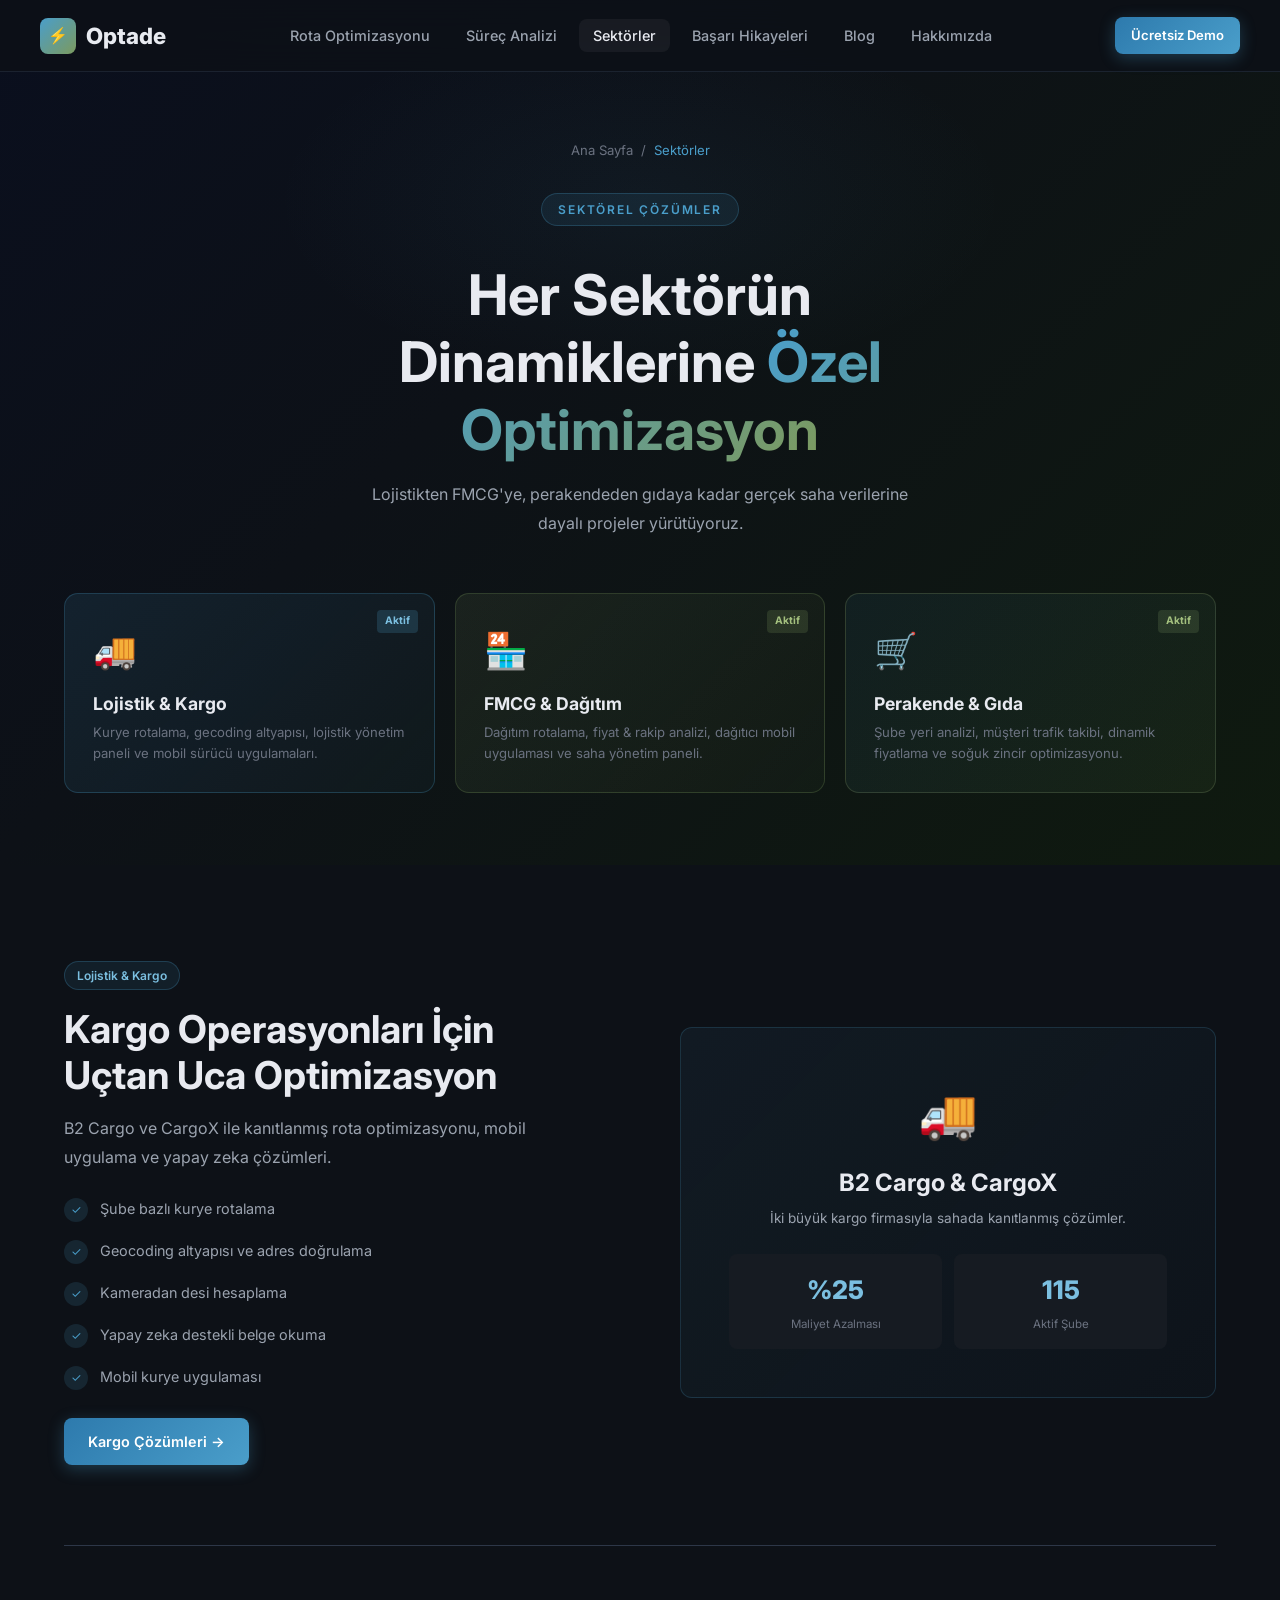
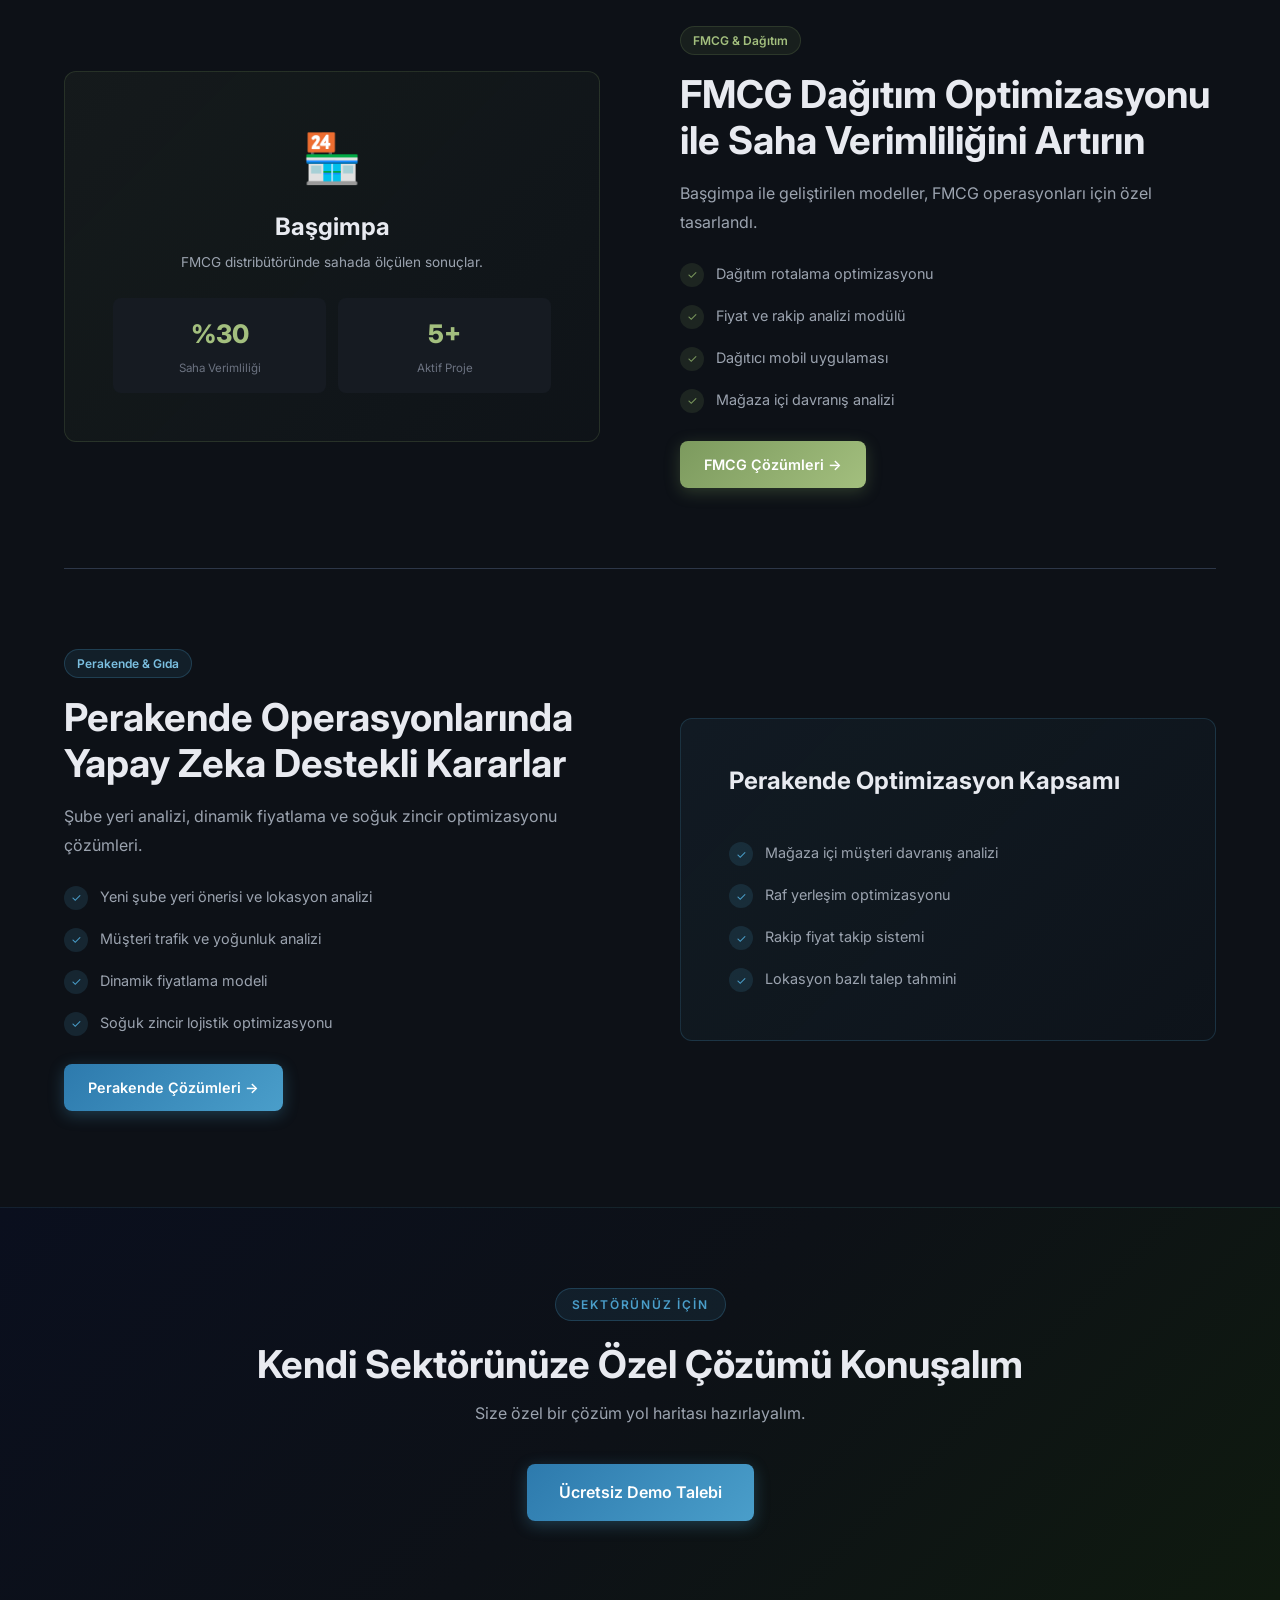
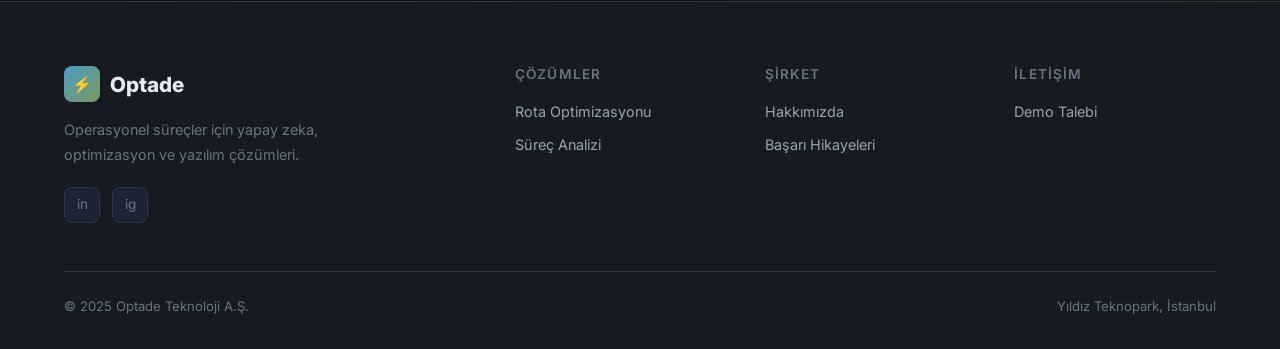
<file: pages/sektorler.html>
<!DOCTYPE html>
<html lang="tr">
<head>
  <meta charset="UTF-8"><meta name="viewport" content="width=device-width, initial-scale=1.0">
  <title>FMCG & Lojistik Dağıtım Optimizasyonu | Optade Sektörler</title>
  <link rel="preconnect" href="https://fonts.googleapis.com">
  <link href="https://fonts.googleapis.com/css2?family=Inter:wght@400;500;600;700;800;900&display=swap" rel="stylesheet">
  <link rel="stylesheet" href="../css/style.css">
  <style>
    /* ── SEKTÖRLER HERO: 3 sektör kartı yan yana, renkli border'lar ── */
    .sek-hero {
      padding: 140px 0 72px;
      background: linear-gradient(135deg, #0a0f1e 0%, #0d1117 40%, #0f1a0f 100%);
      position: relative; overflow: hidden;
    }
    .sek-glow { position:absolute; top:0; left:50%; transform:translateX(-50%); width:800px; height:400px; background:radial-gradient(ellipse, rgba(74,158,202,0.06) 0%, transparent 65%); pointer-events:none; }
    .sek-title { text-align:center; max-width:700px; margin:0 auto 56px; position:relative; z-index:1; }
    .sek-cards { display:grid; grid-template-columns:repeat(3,1fr); gap:20px; position:relative; z-index:1; }
    .sek-card { border-radius:14px; padding:28px; position:relative; overflow:hidden; cursor:pointer; transition:transform 0.2s; }
    .sek-card:hover { transform:translateY(-4px); }
    .sek-card.blue { background:linear-gradient(135deg,rgba(74,158,202,0.12),rgba(74,158,202,0.04)); border:1px solid rgba(74,158,202,0.25); }
    .sek-card.green { background:linear-gradient(135deg,rgba(124,154,94,0.12),rgba(124,154,94,0.04)); border:1px solid rgba(124,154,94,0.25); }
    .sek-card.mixed { background:linear-gradient(135deg,rgba(74,158,202,0.08),rgba(124,154,94,0.08)); border:1px solid rgba(163,191,126,0.2); }
    .sek-card-icon { font-size:2.2rem; margin-bottom:14px; }
    .sek-card h3 { margin-bottom:8px; font-size:1.1rem; }
    .sek-card p { font-size:0.82rem; color:var(--text-muted); line-height:1.6; }
    .sek-card-tag { position:absolute; top:16px; right:16px; font-size:0.65rem; font-weight:700; padding:3px 8px; border-radius:4px; }
    .sek-card.blue .sek-card-tag { background:rgba(74,158,202,0.2); color:var(--accent-blue-light); }
    .sek-card.green .sek-card-tag { background:rgba(124,154,94,0.2); color:var(--accent-green-light); }
    .sek-card.mixed .sek-card-tag { background:rgba(163,191,126,0.15); color:var(--accent-green-light); }
    @media(max-width:768px){.sek-cards{grid-template-columns:1fr;}}
  </style>
</head>
<body>
<nav class="navbar">
  <div class="nav-inner">
    <a href="../index.html" class="nav-logo"><div class="logo-icon">⚡</div>Optade</a>
    <ul class="nav-links">
      <li><a href="rota-optimizasyonu.html">Rota Optimizasyonu</a></li>
      <li><a href="surec-analizi.html">Süreç Analizi</a></li>
      <li><a href="sektorler.html" class="active">Sektörler</a></li>
      <li><a href="basari-hikayeleri.html">Başarı Hikayeleri</a></li>
      <li><a href="blog.html">Blog</a></li>
      <li><a href="hakkimizda.html">Hakkımızda</a></li>
    </ul>
    <div class="nav-cta"><a href="iletisim.html" class="btn btn-primary btn-sm">Ücretsiz Demo</a></div>
    <div class="hamburger"><span></span><span></span><span></span></div>
  </div>
</nav>
<div class="mobile-nav">
  <a href="rota-optimizasyonu.html">Rota Optimizasyonu</a><a href="surec-analizi.html">Süreç Analizi</a>
  <a href="sektorler.html">Sektörler</a><a href="basari-hikayeleri.html">Başarı Hikayeleri</a>
  <a href="blog.html">Blog</a><a href="hakkimizda.html">Hakkımızda</a>
  <a href="iletisim.html" class="btn btn-primary" style="margin-top:8px;">Ücretsiz Demo</a>
</div>

<section class="sek-hero">
  <div class="sek-glow"></div>
  <div class="container">
    <div class="sek-title">
      <div class="breadcrumb" style="justify-content:center;"><a href="../index.html">Ana Sayfa</a> / <span>Sektörler</span></div>
      <div class="section-label" style="margin-top:12px;">Sektörel Çözümler</div>
      <h1 style="margin:16px 0;">Her Sektörün Dinamiklerine <span style="background:var(--gradient-mixed);-webkit-background-clip:text;-webkit-text-fill-color:transparent;background-clip:text;">Özel Optimizasyon</span></h1>
      <p style="max-width:560px;margin:0 auto;">Lojistikten FMCG'ye, perakendeden gıdaya kadar gerçek saha verilerine dayalı projeler yürütüyoruz.</p>
    </div>
    <div class="sek-cards">
      <div class="sek-card blue">
        <div class="sek-card-tag">Aktif</div>
        <div class="sek-card-icon">🚚</div>
        <h3>Lojistik & Kargo</h3>
        <p>Kurye rotalama, gecoding altyapısı, lojistik yönetim paneli ve mobil sürücü uygulamaları.</p>
      </div>
      <div class="sek-card green">
        <div class="sek-card-tag">Aktif</div>
        <div class="sek-card-icon">🏪</div>
        <h3>FMCG & Dağıtım</h3>
        <p>Dağıtım rotalama, fiyat & rakip analizi, dağıtıcı mobil uygulaması ve saha yönetim paneli.</p>
      </div>
      <div class="sek-card mixed">
        <div class="sek-card-tag">Aktif</div>
        <div class="sek-card-icon">🛒</div>
        <h3>Perakende & Gıda</h3>
        <p>Şube yeri analizi, müşteri trafik takibi, dinamik fiyatlama ve soğuk zincir optimizasyonu.</p>
      </div>
    </div>
  </div>
</section>

<!-- DETAIL SECTIONS -->
<section class="section">
  <div class="container">
    <!-- Lojistik -->
    <div class="split-section" style="margin-bottom:80px;padding-bottom:80px;border-bottom:1px solid var(--border);">
      <div>
        <div class="tag" style="margin-bottom:16px;">Lojistik & Kargo</div>
        <h2 style="margin-bottom:16px;">Kargo Operasyonları İçin Uçtan Uca Optimizasyon</h2>
        <p style="margin-bottom:20px;">B2 Cargo ve CargoX ile kanıtlanmış rota optimizasyonu, mobil uygulama ve yapay zeka çözümleri.</p>
        <div class="feature-list">
          <div class="feature-item"><div class="feature-icon">✓</div><p>Şube bazlı kurye rotalama</p></div>
          <div class="feature-item"><div class="feature-icon">✓</div><p>Geocoding altyapısı ve adres doğrulama</p></div>
          <div class="feature-item"><div class="feature-icon">✓</div><p>Kameradan desi hesaplama</p></div>
          <div class="feature-item"><div class="feature-icon">✓</div><p>Yapay zeka destekli belge okuma</p></div>
          <div class="feature-item"><div class="feature-icon">✓</div><p>Mobil kurye uygulaması</p></div>
        </div>
        <a href="iletisim.html" class="btn btn-primary" style="margin-top:28px;">Kargo Çözümleri →</a>
      </div>
      <div class="highlight-box" style="text-align:center;">
        <div style="font-size:3rem;margin-bottom:16px;">🚚</div>
        <h3 style="margin-bottom:8px;">B2 Cargo & CargoX</h3>
        <p style="font-size:0.85rem;margin-bottom:24px;">İki büyük kargo firmasıyla sahada kanıtlanmış çözümler.</p>
        <div style="display:grid;grid-template-columns:1fr 1fr;gap:12px;">
          <div style="background:var(--bg-secondary);border-radius:8px;padding:16px;"><div style="font-size:1.6rem;font-weight:800;color:var(--accent-blue-light)">%25</div><div style="font-size:0.72rem;color:var(--text-muted);margin-top:4px;">Maliyet Azalması</div></div>
          <div style="background:var(--bg-secondary);border-radius:8px;padding:16px;"><div style="font-size:1.6rem;font-weight:800;color:var(--accent-blue-light)">115</div><div style="font-size:0.72rem;color:var(--text-muted);margin-top:4px;">Aktif Şube</div></div>
        </div>
      </div>
    </div>
    <!-- FMCG -->
    <div class="split-section reverse" style="margin-bottom:80px;padding-bottom:80px;border-bottom:1px solid var(--border);">
      <div>
        <div class="tag green" style="margin-bottom:16px;">FMCG & Dağıtım</div>
        <h2 style="margin-bottom:16px;">FMCG Dağıtım Optimizasyonu ile Saha Verimliliğini Artırın</h2>
        <p style="margin-bottom:20px;">Başgimpa ile geliştirilen modeller, FMCG operasyonları için özel tasarlandı.</p>
        <div class="feature-list">
          <div class="feature-item"><div class="feature-icon green">✓</div><p>Dağıtım rotalama optimizasyonu</p></div>
          <div class="feature-item"><div class="feature-icon green">✓</div><p>Fiyat ve rakip analizi modülü</p></div>
          <div class="feature-item"><div class="feature-icon green">✓</div><p>Dağıtıcı mobil uygulaması</p></div>
          <div class="feature-item"><div class="feature-icon green">✓</div><p>Mağaza içi davranış analizi</p></div>
        </div>
        <a href="iletisim.html" class="btn btn-green" style="margin-top:28px;">FMCG Çözümleri →</a>
      </div>
      <div class="highlight-box green" style="text-align:center;">
        <div style="font-size:3rem;margin-bottom:16px;">🏪</div>
        <h3 style="margin-bottom:8px;">Başgimpa</h3>
        <p style="font-size:0.85rem;margin-bottom:24px;">FMCG distribütöründe sahada ölçülen sonuçlar.</p>
        <div style="display:grid;grid-template-columns:1fr 1fr;gap:12px;">
          <div style="background:var(--bg-secondary);border-radius:8px;padding:16px;"><div style="font-size:1.6rem;font-weight:800;color:var(--accent-green-light)">%30</div><div style="font-size:0.72rem;color:var(--text-muted);margin-top:4px;">Saha Verimliliği</div></div>
          <div style="background:var(--bg-secondary);border-radius:8px;padding:16px;"><div style="font-size:1.6rem;font-weight:800;color:var(--accent-green-light)">5+</div><div style="font-size:0.72rem;color:var(--text-muted);margin-top:4px;">Aktif Proje</div></div>
        </div>
      </div>
    </div>
    <!-- Perakende -->
    <div class="split-section">
      <div>
        <div class="tag" style="margin-bottom:16px;">Perakende & Gıda</div>
        <h2 style="margin-bottom:16px;">Perakende Operasyonlarında Yapay Zeka Destekli Kararlar</h2>
        <p style="margin-bottom:20px;">Şube yeri analizi, dinamik fiyatlama ve soğuk zincir optimizasyonu çözümleri.</p>
        <div class="feature-list">
          <div class="feature-item"><div class="feature-icon">✓</div><p>Yeni şube yeri önerisi ve lokasyon analizi</p></div>
          <div class="feature-item"><div class="feature-icon">✓</div><p>Müşteri trafik ve yoğunluk analizi</p></div>
          <div class="feature-item"><div class="feature-icon">✓</div><p>Dinamik fiyatlama modeli</p></div>
          <div class="feature-item"><div class="feature-icon">✓</div><p>Soğuk zincir lojistik optimizasyonu</p></div>
        </div>
        <a href="iletisim.html" class="btn btn-primary" style="margin-top:28px;">Perakende Çözümleri →</a>
      </div>
      <div class="highlight-box" style="display:flex;flex-direction:column;gap:12px;">
        <h3 style="margin-bottom:8px;">Perakende Optimizasyon Kapsamı</h3>
        <div class="feature-list">
          <div class="feature-item"><div class="feature-icon">✓</div><p>Mağaza içi müşteri davranış analizi</p></div>
          <div class="feature-item"><div class="feature-icon">✓</div><p>Raf yerleşim optimizasyonu</p></div>
          <div class="feature-item"><div class="feature-icon">✓</div><p>Rakip fiyat takip sistemi</p></div>
          <div class="feature-item"><div class="feature-icon">✓</div><p>Lokasyon bazlı talep tahmini</p></div>
        </div>
      </div>
    </div>
  </div>
</section>

<section style="background:linear-gradient(135deg,#0a0f1e,#0d1117,#0f1a0f);border-top:1px solid rgba(74,158,202,0.12);text-align:center;padding:80px 0;">
  <div class="container">
    <div class="section-label">Sektörünüz İçin</div>
    <h2 style="margin-bottom:12px;">Kendi Sektörünüze Özel Çözümü Konuşalım</h2>
    <p style="max-width:460px;margin:0 auto 36px;">Size özel bir çözüm yol haritası hazırlayalım.</p>
    <a href="iletisim.html" class="btn btn-primary btn-lg">Ücretsiz Demo Talebi</a>
  </div>
</section>

<footer class="footer">
  <div class="container">
    <div class="footer-grid">
      <div class="footer-brand"><a href="../index.html" class="nav-logo" style="font-size:1.3rem;"><div class="logo-icon">⚡</div>Optade</a><p>Operasyonel süreçler için yapay zeka, optimizasyon ve yazılım çözümleri.</p><div class="footer-social"><a href="#" class="social-icon">in</a><a href="#" class="social-icon">ig</a></div></div>
      <div class="footer-col"><h4>Çözümler</h4><ul><li><a href="rota-optimizasyonu.html">Rota Optimizasyonu</a></li><li><a href="surec-analizi.html">Süreç Analizi</a></li></ul></div>
      <div class="footer-col"><h4>Şirket</h4><ul><li><a href="hakkimizda.html">Hakkımızda</a></li><li><a href="basari-hikayeleri.html">Başarı Hikayeleri</a></li></ul></div>
      <div class="footer-col"><h4>İletişim</h4><ul><li><a href="iletisim.html">Demo Talebi</a></li></ul></div>
    </div>
    <div class="footer-bottom"><span>© 2025 Optade Teknoloji A.Ş.</span><span>Yıldız Teknopark, İstanbul</span></div>
  </div>
</footer>
<script src="../js/main.js"></script>
</body>
</html>
</file>
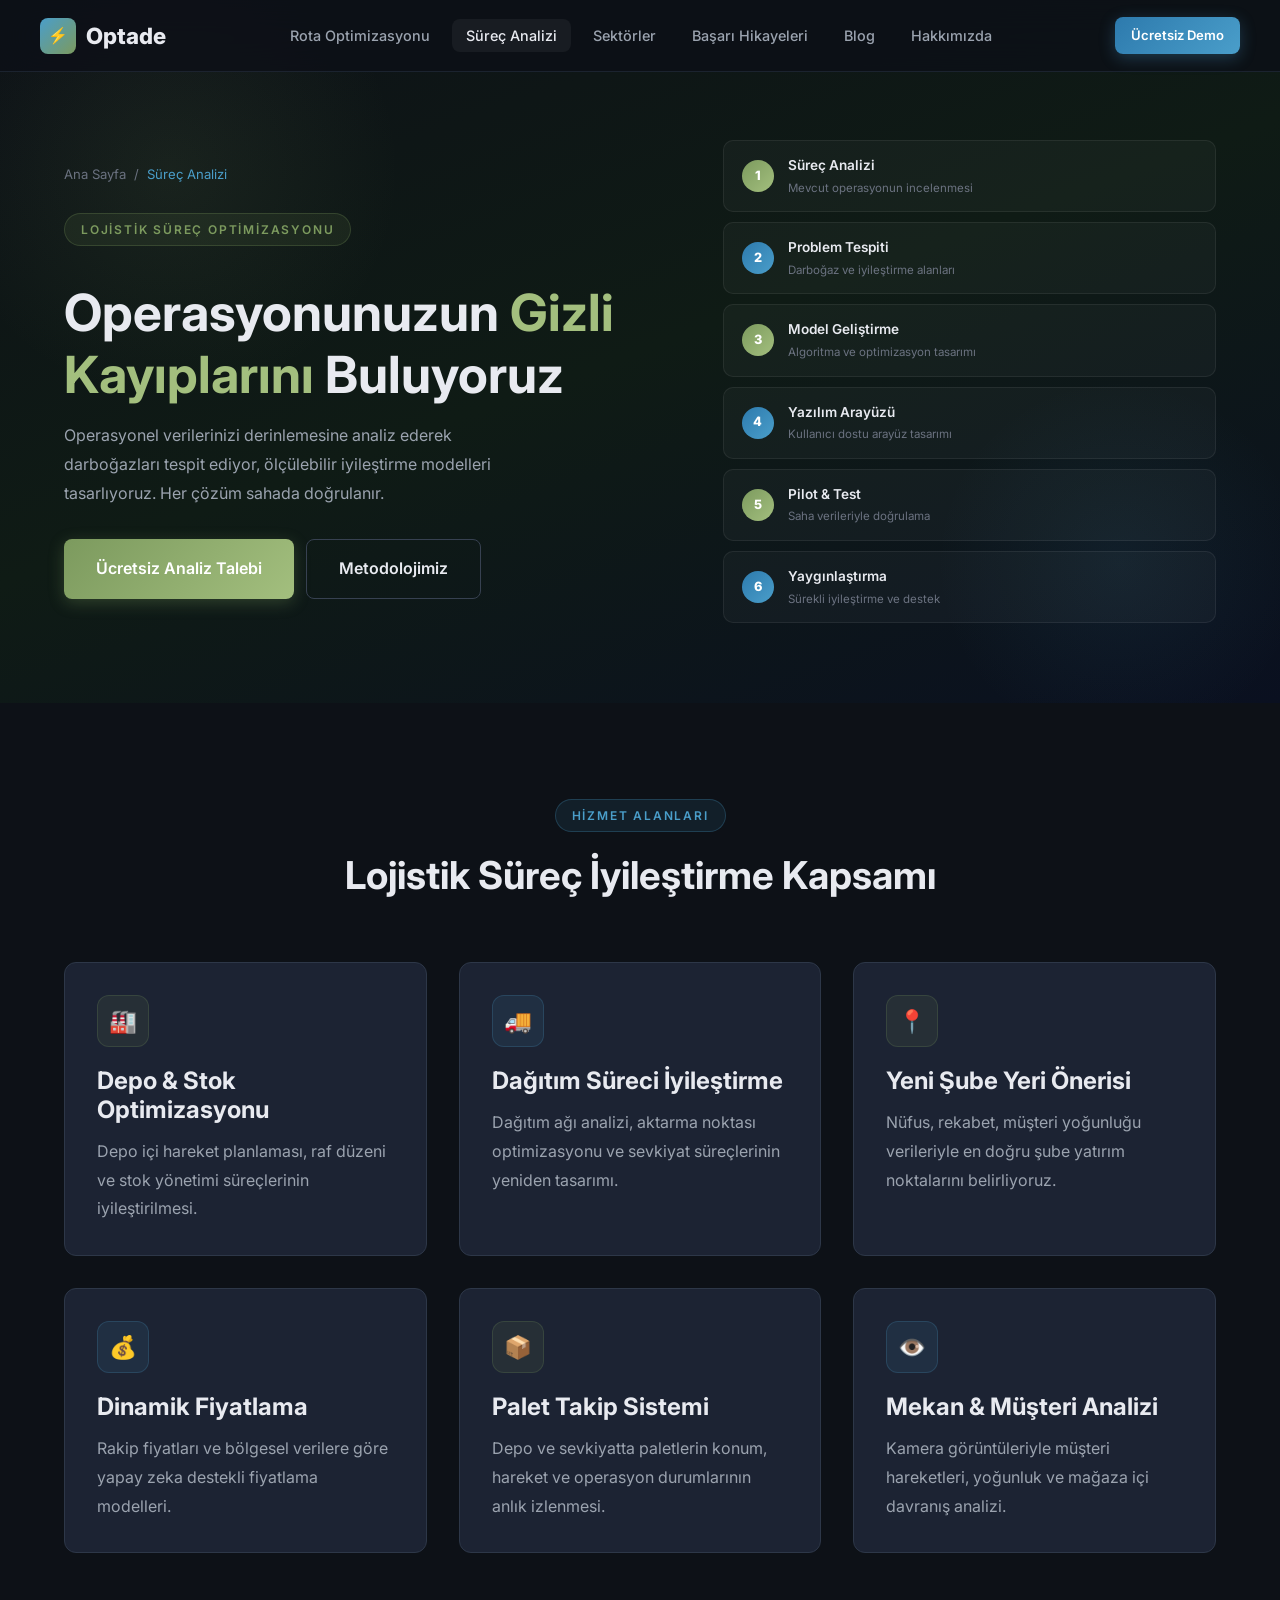
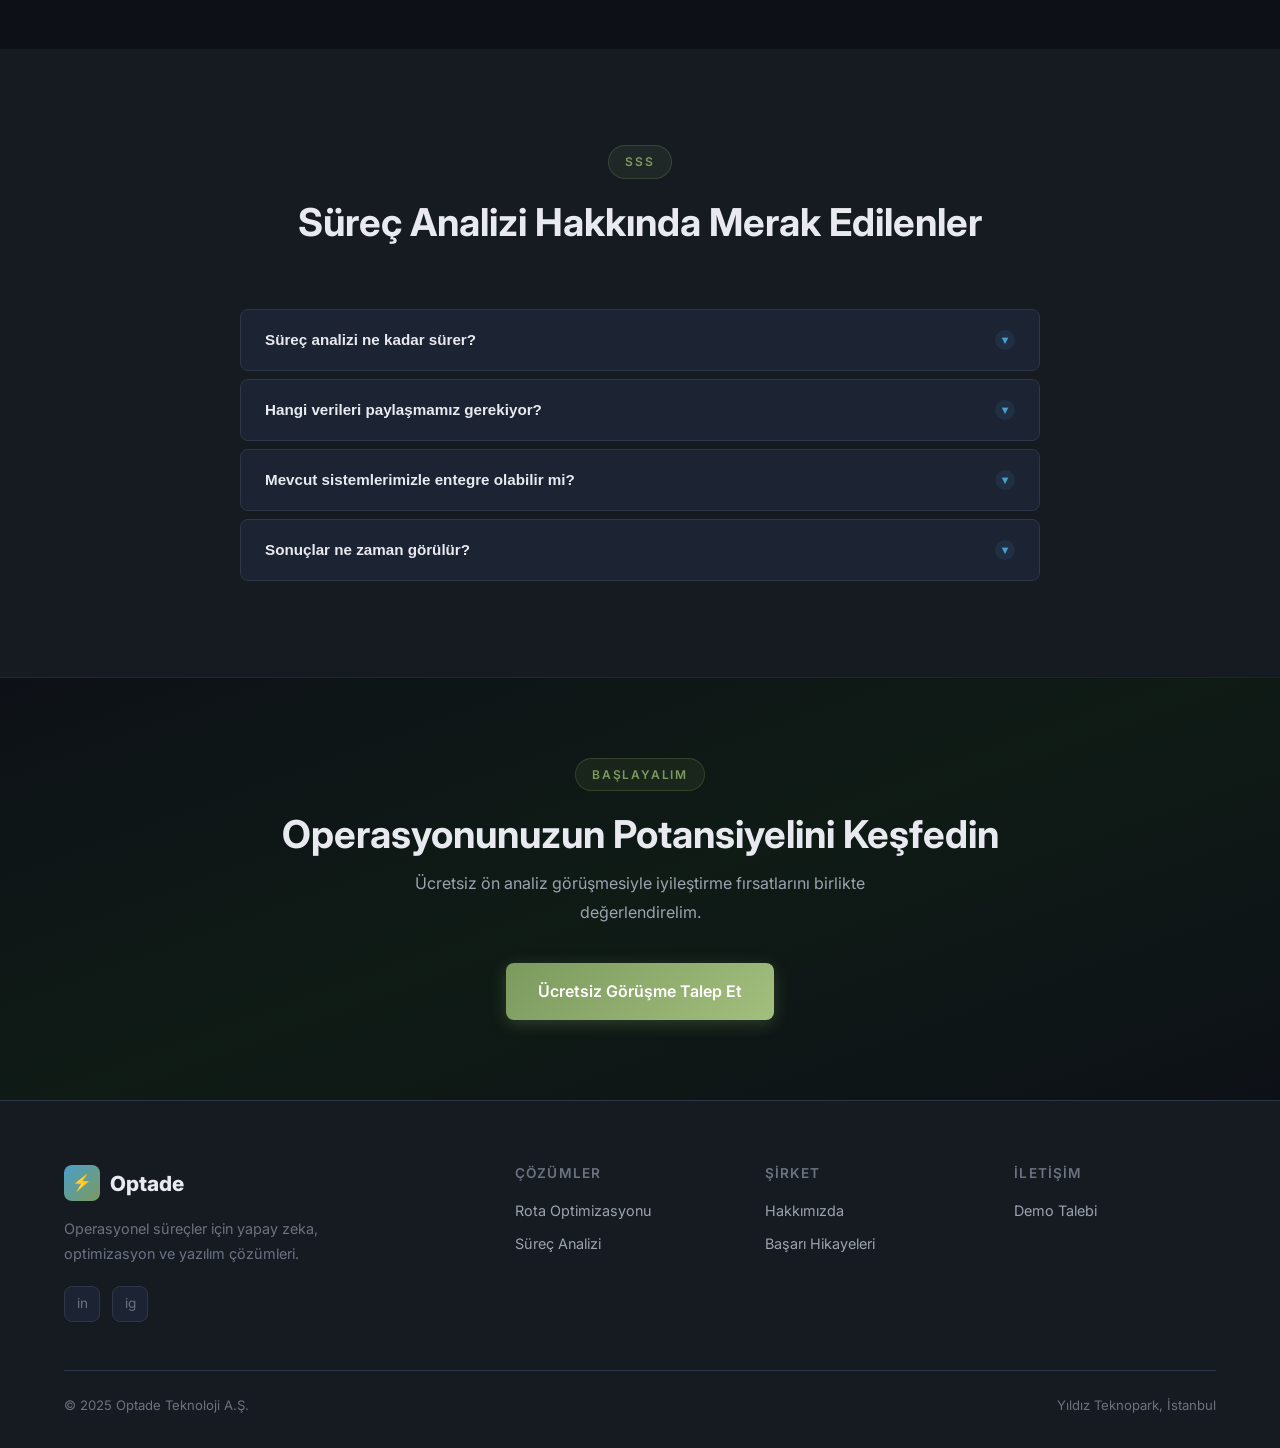
<file: pages/surec-analizi.html>
<!DOCTYPE html>
<html lang="tr">
<head>
  <meta charset="UTF-8"><meta name="viewport" content="width=device-width, initial-scale=1.0">
  <title>Lojistik Süreç Optimizasyonu | Optade</title>
  <link rel="preconnect" href="https://fonts.googleapis.com">
  <link href="https://fonts.googleapis.com/css2?family=Inter:wght@400;500;600;700;800;900&display=swap" rel="stylesheet">
  <link rel="stylesheet" href="../css/style.css">
  <style>
    /* ── SÜREÇ ANALİZİ HERO: Tam genişlik — büyük başlık + sağda adım kartları ── */
    .sa-hero {
      padding: 140px 0 80px;
      background: linear-gradient(160deg, #0d1117 0%, #0f1b15 50%, #0a1020 100%);
      position: relative; overflow: hidden;
    }
    .sa-glow { position:absolute; top:-80px; left:-80px; width:500px; height:500px; background:radial-gradient(circle,rgba(124,154,94,0.1) 0%,transparent 65%); pointer-events:none; }
    .sa-glow2 { position:absolute; bottom:-60px; right:-40px; width:400px; height:400px; background:radial-gradient(circle,rgba(74,158,202,0.08) 0%,transparent 65%); pointer-events:none; }
    .sa-inner { display:grid; grid-template-columns:1.1fr 0.9fr; gap:56px; align-items:center; position:relative; z-index:1; }
    .sa-steps { display:flex; flex-direction:column; gap:10px; }
    .sa-step { display:flex; align-items:center; gap:14px; background:rgba(255,255,255,0.03); border:1px solid rgba(255,255,255,0.07); border-radius:10px; padding:14px 18px; transition:all 0.2s; }
    .sa-step:hover { border-color:rgba(124,154,94,0.3); background:rgba(124,154,94,0.05); }
    .sa-step-num { width:32px; height:32px; border-radius:50%; background:var(--gradient-green); display:flex; align-items:center; justify-content:center; font-size:0.8rem; font-weight:800; color:white; flex-shrink:0; }
    .sa-step-num.blue { background:var(--gradient-blue); }
    .sa-step-text { font-size:0.85rem; font-weight:600; color:var(--text-primary); }
    .sa-step-sub { font-size:0.72rem; color:var(--text-muted); margin-top:2px; }
    @media(max-width:768px){.sa-inner{grid-template-columns:1fr;}}
  </style>
</head>
<body>
<nav class="navbar">
  <div class="nav-inner">
    <a href="../index.html" class="nav-logo"><div class="logo-icon">⚡</div>Optade</a>
    <ul class="nav-links">
      <li><a href="rota-optimizasyonu.html">Rota Optimizasyonu</a></li>
      <li><a href="surec-analizi.html" class="active">Süreç Analizi</a></li>
      <li><a href="sektorler.html">Sektörler</a></li>
      <li><a href="basari-hikayeleri.html">Başarı Hikayeleri</a></li>
      <li><a href="blog.html">Blog</a></li>
      <li><a href="hakkimizda.html">Hakkımızda</a></li>
    </ul>
    <div class="nav-cta"><a href="iletisim.html" class="btn btn-primary btn-sm">Ücretsiz Demo</a></div>
    <div class="hamburger"><span></span><span></span><span></span></div>
  </div>
</nav>
<div class="mobile-nav">
  <a href="rota-optimizasyonu.html">Rota Optimizasyonu</a><a href="surec-analizi.html">Süreç Analizi</a>
  <a href="sektorler.html">Sektörler</a><a href="basari-hikayeleri.html">Başarı Hikayeleri</a>
  <a href="blog.html">Blog</a><a href="hakkimizda.html">Hakkımızda</a>
  <a href="iletisim.html" class="btn btn-primary" style="margin-top:8px;">Ücretsiz Demo</a>
</div>

<section class="sa-hero">
  <div class="sa-glow"></div><div class="sa-glow2"></div>
  <div class="container">
    <div class="sa-inner">
      <div>
        <div class="breadcrumb"><a href="../index.html">Ana Sayfa</a> / <span>Süreç Analizi</span></div>
        <div class="section-label green" style="margin-top:8px;">Lojistik Süreç Optimizasyonu</div>
        <h1 style="margin:16px 0;font-size:clamp(2rem,4vw,3.2rem);">Operasyonunuzun <span style="color:var(--accent-green-light)">Gizli Kayıplarını</span> Buluyoruz</h1>
        <p style="max-width:480px;margin-bottom:32px;">Operasyonel verilerinizi derinlemesine analiz ederek darboğazları tespit ediyor, ölçülebilir iyileştirme modelleri tasarlıyoruz. Her çözüm sahada doğrulanır.</p>
        <div style="display:flex;gap:12px;flex-wrap:wrap;">
          <a href="iletisim.html" class="btn btn-green btn-lg">Ücretsiz Analiz Talebi</a>
          <a href="hakkimizda.html" class="btn btn-secondary btn-lg">Metodolojimiz</a>
        </div>
      </div>
      <div class="sa-steps">
        <div class="sa-step"><div class="sa-step-num">1</div><div><div class="sa-step-text">Süreç Analizi</div><div class="sa-step-sub">Mevcut operasyonun incelenmesi</div></div></div>
        <div class="sa-step"><div class="sa-step-num blue">2</div><div><div class="sa-step-text">Problem Tespiti</div><div class="sa-step-sub">Darboğaz ve iyileştirme alanları</div></div></div>
        <div class="sa-step"><div class="sa-step-num">3</div><div><div class="sa-step-text">Model Geliştirme</div><div class="sa-step-sub">Algoritma ve optimizasyon tasarımı</div></div></div>
        <div class="sa-step"><div class="sa-step-num blue">4</div><div><div class="sa-step-text">Yazılım Arayüzü</div><div class="sa-step-sub">Kullanıcı dostu arayüz tasarımı</div></div></div>
        <div class="sa-step"><div class="sa-step-num">5</div><div><div class="sa-step-text">Pilot & Test</div><div class="sa-step-sub">Saha verileriyle doğrulama</div></div></div>
        <div class="sa-step"><div class="sa-step-num blue">6</div><div><div class="sa-step-text">Yaygınlaştırma</div><div class="sa-step-sub">Sürekli iyileştirme ve destek</div></div></div>
      </div>
    </div>
  </div>
</section>

<!-- SERVICES -->
<section class="section">
  <div class="container">
    <div class="section-header text-center">
      <div class="section-label">Hizmet Alanları</div>
      <h2 class="section-title">Lojistik Süreç İyileştirme Kapsamı</h2>
    </div>
    <div class="grid-3">
      <div class="card green-hover"><div class="card-icon green">🏭</div><h3>Depo & Stok Optimizasyonu</h3><p>Depo içi hareket planlaması, raf düzeni ve stok yönetimi süreçlerinin iyileştirilmesi.</p></div>
      <div class="card"><div class="card-icon">🚚</div><h3>Dağıtım Süreci İyileştirme</h3><p>Dağıtım ağı analizi, aktarma noktası optimizasyonu ve sevkiyat süreçlerinin yeniden tasarımı.</p></div>
      <div class="card green-hover"><div class="card-icon green">📍</div><h3>Yeni Şube Yeri Önerisi</h3><p>Nüfus, rekabet, müşteri yoğunluğu verileriyle en doğru şube yatırım noktalarını belirliyoruz.</p></div>
      <div class="card"><div class="card-icon">💰</div><h3>Dinamik Fiyatlama</h3><p>Rakip fiyatları ve bölgesel verilere göre yapay zeka destekli fiyatlama modelleri.</p></div>
      <div class="card green-hover"><div class="card-icon green">📦</div><h3>Palet Takip Sistemi</h3><p>Depo ve sevkiyatta paletlerin konum, hareket ve operasyon durumlarının anlık izlenmesi.</p></div>
      <div class="card"><div class="card-icon">👁️</div><h3>Mekan & Müşteri Analizi</h3><p>Kamera görüntüleriyle müşteri hareketleri, yoğunluk ve mağaza içi davranış analizi.</p></div>
    </div>
  </div>
</section>

<!-- FAQ -->
<section class="section" style="background:var(--bg-secondary);">
  <div class="container">
    <div class="section-header text-center">
      <div class="section-label green">SSS</div>
      <h2 class="section-title">Süreç Analizi Hakkında Merak Edilenler</h2>
    </div>
    <div class="faq-list">
      <div class="faq-item"><button class="faq-question">Süreç analizi ne kadar sürer? <span class="faq-arrow">▼</span></button><div class="faq-answer"><div class="faq-answer-inner">Projenin kapsamına göre başlangıç analiz çalışması genellikle 2-4 hafta sürmektedir. Bu süreçte saha ziyaretleri, veri toplama ve ilk bulgular raporlanır.</div></div></div>
      <div class="faq-item"><button class="faq-question">Hangi verileri paylaşmamız gerekiyor? <span class="faq-arrow">▼</span></button><div class="faq-answer"><div class="faq-answer-inner">Mevcut operasyonunuza ait sipariş verileri, araç filosu bilgileri ve saha iş akışları yeterlidir. Tüm veriler gizlilik anlaşması kapsamında korunur.</div></div></div>
      <div class="faq-item"><button class="faq-question">Mevcut sistemlerimizle entegre olabilir mi? <span class="faq-arrow">▼</span></button><div class="faq-answer"><div class="faq-answer-inner">Evet. ERP, TMS ve diğer kurumsal sistemlerle API üzerinden entegrasyon sağlıyoruz.</div></div></div>
      <div class="faq-item"><button class="faq-question">Sonuçlar ne zaman görülür? <span class="faq-arrow">▼</span></button><div class="faq-answer"><div class="faq-answer-inner">Pilot çalışma aşamasından itibaren genellikle 4-8 hafta içinde ölçülebilir sonuçlar alınmaya başlanır.</div></div></div>
    </div>
  </div>
</section>

<section style="background:linear-gradient(160deg,#0d1117,#0f1b15,#0d1117);border-top:1px solid rgba(124,154,94,0.15);text-align:center;padding:80px 0;">
  <div class="container">
    <div class="section-label green">Başlayalım</div>
    <h2 style="margin-bottom:12px;">Operasyonunuzun Potansiyelini Keşfedin</h2>
    <p style="max-width:460px;margin:0 auto 36px;">Ücretsiz ön analiz görüşmesiyle iyileştirme fırsatlarını birlikte değerlendirelim.</p>
    <a href="iletisim.html" class="btn btn-green btn-lg">Ücretsiz Görüşme Talep Et</a>
  </div>
</section>

<footer class="footer">
  <div class="container">
    <div class="footer-grid">
      <div class="footer-brand"><a href="../index.html" class="nav-logo" style="font-size:1.3rem;"><div class="logo-icon">⚡</div>Optade</a><p>Operasyonel süreçler için yapay zeka, optimizasyon ve yazılım çözümleri.</p><div class="footer-social"><a href="#" class="social-icon">in</a><a href="#" class="social-icon">ig</a></div></div>
      <div class="footer-col"><h4>Çözümler</h4><ul><li><a href="rota-optimizasyonu.html">Rota Optimizasyonu</a></li><li><a href="surec-analizi.html">Süreç Analizi</a></li></ul></div>
      <div class="footer-col"><h4>Şirket</h4><ul><li><a href="hakkimizda.html">Hakkımızda</a></li><li><a href="basari-hikayeleri.html">Başarı Hikayeleri</a></li></ul></div>
      <div class="footer-col"><h4>İletişim</h4><ul><li><a href="iletisim.html">Demo Talebi</a></li></ul></div>
    </div>
    <div class="footer-bottom"><span>© 2025 Optade Teknoloji A.Ş.</span><span>Yıldız Teknopark, İstanbul</span></div>
  </div>
</footer>
<script src="../js/main.js"></script>
</body>
</html>
</file>
<file: css/style.css>
/* ============================================
   OPTADE - Global Stylesheet
   ============================================ */

:root {
  --bg-primary: #0d1117;
  --bg-secondary: #161b22;
  --bg-card: #1c2333;
  --bg-card-hover: #222d3f;
  --accent-green: #7c9a5e;
  --accent-green-light: #a3bf7e;
  --accent-green-dark: #5a7344;
  --accent-blue: #4a9eca;
  --accent-blue-light: #7bbfe0;
  --accent-blue-dark: #2d7aad;
  --text-primary: #e8eaf0;
  --text-secondary: #9ba3af;
  --text-muted: #6b7280;
  --border: #2d3748;
  --border-light: #374151;
  --gradient-green: linear-gradient(135deg, #7c9a5e, #a3bf7e);
  --gradient-blue: linear-gradient(135deg, #2d7aad, #4a9eca);
  --gradient-mixed: linear-gradient(135deg, #4a9eca 0%, #7c9a5e 100%);
  --shadow-card: 0 4px 24px rgba(0,0,0,0.4);
  --shadow-green: 0 8px 40px rgba(124,154,94,0.2);
  --shadow-blue: 0 8px 40px rgba(74,158,202,0.2);
  --radius: 12px;
  --radius-sm: 8px;
  --transition: all 0.3s cubic-bezier(0.4, 0, 0.2, 1);
}

* { margin: 0; padding: 0; box-sizing: border-box; }
html { scroll-behavior: smooth; }

body {
  font-family: 'Inter', -apple-system, BlinkMacSystemFont, 'Segoe UI', sans-serif;
  background: var(--bg-primary);
  color: var(--text-primary);
  line-height: 1.6;
  overflow-x: hidden;
}

h1, h2, h3, h4, h5, h6 { font-weight: 700; line-height: 1.2; color: var(--text-primary); }
h1 { font-size: clamp(2rem, 5vw, 3.5rem); }
h2 { font-size: clamp(1.5rem, 3vw, 2.5rem); }
h3 { font-size: clamp(1.1rem, 2vw, 1.5rem); }
p { color: var(--text-secondary); line-height: 1.8; }
a { text-decoration: none; color: inherit; }

.container { max-width: 1200px; margin: 0 auto; padding: 0 24px; }
.section { padding: 96px 0; }
.section-sm { padding: 64px 0; }

.section-label {
  display: inline-block;
  font-size: 0.75rem; font-weight: 600;
  letter-spacing: 0.15em; text-transform: uppercase;
  color: var(--accent-blue); background: rgba(74,158,202,0.1);
  border: 1px solid rgba(74,158,202,0.25);
  padding: 6px 16px; border-radius: 100px; margin-bottom: 20px;
}

.section-label.green {
  color: var(--accent-green); background: rgba(124,154,94,0.1);
  border-color: rgba(124,154,94,0.25);
}

.section-title { margin-bottom: 16px; }
.section-desc { font-size: 1.1rem; color: var(--text-secondary); max-width: 600px; margin-bottom: 48px; }
.section-header { margin-bottom: 64px; }
.text-center { text-align: center; }
.text-center .section-desc { margin-left: auto; margin-right: auto; }

/* NAVBAR */
.navbar {
  position: fixed; top: 0; left: 0; right: 0; z-index: 1000;
  padding: 0 24px; height: 72px; display: flex; align-items: center;
  background: rgba(13, 17, 23, 0.88);
  backdrop-filter: blur(20px); -webkit-backdrop-filter: blur(20px);
  border-bottom: 1px solid rgba(45,55,72,0.5);
  transition: var(--transition);
}
.navbar.scrolled { background: rgba(13, 17, 23, 0.98); border-bottom-color: var(--border); }

.nav-inner { max-width: 1200px; margin: 0 auto; width: 100%; display: flex; align-items: center; justify-content: space-between; }

.nav-logo { display: flex; align-items: center; gap: 10px; font-size: 1.4rem; font-weight: 800; color: var(--text-primary); }
.nav-logo .logo-icon {
  width: 36px; height: 36px;
  background: var(--gradient-mixed);
  border-radius: 8px; display: flex; align-items: center; justify-content: center; font-size: 1rem;
}

.nav-links { display: flex; align-items: center; gap: 8px; list-style: none; }
.nav-links a { padding: 8px 14px; border-radius: var(--radius-sm); font-size: 0.9rem; font-weight: 500; color: var(--text-secondary); transition: var(--transition); }
.nav-links a:hover, .nav-links a.active { color: var(--text-primary); background: rgba(255,255,255,0.05); }

.nav-cta { display: flex; align-items: center; gap: 12px; }
.hamburger { display: none; flex-direction: column; gap: 5px; cursor: pointer; padding: 4px; }
.hamburger span { display: block; width: 24px; height: 2px; background: var(--text-primary); border-radius: 2px; transition: var(--transition); }

/* BUTTONS */
.btn { display: inline-flex; align-items: center; gap: 8px; padding: 12px 24px; border-radius: var(--radius-sm); font-size: 0.9rem; font-weight: 600; cursor: pointer; transition: var(--transition); border: none; text-decoration: none; }
.btn-primary { background: var(--gradient-blue); color: #fff; box-shadow: 0 4px 16px rgba(74,158,202,0.3); }
.btn-primary:hover { transform: translateY(-2px); box-shadow: 0 8px 24px rgba(74,158,202,0.45); }
.btn-green { background: var(--gradient-green); color: #fff; box-shadow: 0 4px 16px rgba(124,154,94,0.3); }
.btn-green:hover { transform: translateY(-2px); box-shadow: 0 8px 24px rgba(124,154,94,0.4); }
.btn-secondary { background: transparent; color: var(--text-primary); border: 1px solid var(--border-light); }
.btn-secondary:hover { background: rgba(255,255,255,0.05); border-color: var(--accent-blue); color: var(--accent-blue); }
.btn-lg { padding: 16px 32px; font-size: 1rem; }
.btn-sm { padding: 8px 16px; font-size: 0.82rem; }

/* CARDS */
.card { background: var(--bg-card); border: 1px solid var(--border); border-radius: var(--radius); padding: 32px; transition: var(--transition); }
.card:hover { border-color: rgba(74,158,202,0.3); box-shadow: var(--shadow-blue); transform: translateY(-4px); }
.card.green-hover:hover { border-color: rgba(124,154,94,0.3); box-shadow: var(--shadow-green); }
.card-icon { width: 52px; height: 52px; background: rgba(74,158,202,0.1); border: 1px solid rgba(74,158,202,0.2); border-radius: 12px; display: flex; align-items: center; justify-content: center; font-size: 1.4rem; margin-bottom: 20px; }
.card-icon.green { background: rgba(124,154,94,0.1); border-color: rgba(124,154,94,0.2); }
.card h3 { margin-bottom: 12px; }

/* GRID */
.grid-2 { display: grid; grid-template-columns: repeat(2, 1fr); gap: 32px; }
.grid-3 { display: grid; grid-template-columns: repeat(3, 1fr); gap: 32px; }
.grid-4 { display: grid; grid-template-columns: repeat(4, 1fr); gap: 24px; }

/* STATS */
.stats-band { background: var(--bg-secondary); border-top: 1px solid var(--border); border-bottom: 1px solid var(--border); padding: 64px 0; }
.stats-grid { display: grid; grid-template-columns: repeat(4, 1fr); gap: 32px; text-align: center; }
.stat-item .num { font-size: 2.8rem; font-weight: 800; background: var(--gradient-mixed); -webkit-background-clip: text; -webkit-text-fill-color: transparent; background-clip: text; display: block; }
.stat-item .label { font-size: 0.9rem; color: var(--text-muted); margin-top: 6px; }

/* FEATURE LIST */
.feature-list { display: flex; flex-direction: column; gap: 16px; margin-top: 24px; }
.feature-item { display: flex; align-items: flex-start; gap: 12px; }
.feature-icon { width: 24px; height: 24px; border-radius: 50%; background: rgba(74,158,202,0.15); display: flex; align-items: center; justify-content: center; font-size: 0.75rem; color: var(--accent-blue); flex-shrink: 0; margin-top: 2px; }
.feature-icon.green { background: rgba(124,154,94,0.15); color: var(--accent-green); }
.feature-item p { font-size: 0.9rem; color: var(--text-secondary); }

/* SPLIT */
.split-section { display: grid; grid-template-columns: 1fr 1fr; gap: 80px; align-items: center; }
.split-section.reverse { direction: rtl; }
.split-section.reverse > * { direction: ltr; }

/* HIGHLIGHT BOX */
.highlight-box { background: linear-gradient(135deg, rgba(74,158,202,0.07), rgba(74,158,202,0.02)); border: 1px solid rgba(74,158,202,0.2); border-radius: var(--radius); padding: 48px; }
.highlight-box.green { background: linear-gradient(135deg, rgba(124,154,94,0.07), rgba(124,154,94,0.02)); border-color: rgba(124,154,94,0.2); }

/* TAG */
.tag { display: inline-block; padding: 4px 12px; background: rgba(74,158,202,0.1); border: 1px solid rgba(74,158,202,0.25); border-radius: 100px; font-size: 0.75rem; font-weight: 600; color: var(--accent-blue-light); }
.tag.green { background: rgba(124,154,94,0.1); border-color: rgba(124,154,94,0.2); color: var(--accent-green-light); }

/* TESTIMONIAL */
.testimonials { display: grid; grid-template-columns: repeat(3, 1fr); gap: 24px; }
.testimonial-card { background: var(--bg-card); border: 1px solid var(--border); border-radius: var(--radius); padding: 32px; }
.testimonial-stars { color: var(--accent-blue); font-size: 1rem; margin-bottom: 16px; }
.testimonial-text { font-size: 0.95rem; color: var(--text-secondary); line-height: 1.8; margin-bottom: 24px; font-style: italic; }
.testimonial-author { display: flex; align-items: center; gap: 12px; }
.author-avatar { width: 44px; height: 44px; border-radius: 50%; background: var(--gradient-mixed); display: flex; align-items: center; justify-content: center; font-weight: 700; font-size: 1rem; color: white; flex-shrink: 0; }
.author-name { font-weight: 600; font-size: 0.9rem; color: var(--text-primary); }
.author-role { font-size: 0.8rem; color: var(--text-muted); }

/* FORM */
.form-group { margin-bottom: 20px; }
.form-group label { display: block; font-size: 0.85rem; font-weight: 600; color: var(--text-secondary); margin-bottom: 8px; }
.form-control { width: 100%; padding: 12px 16px; background: var(--bg-card); border: 1px solid var(--border); border-radius: var(--radius-sm); color: var(--text-primary); font-size: 0.9rem; transition: var(--transition); outline: none; font-family: inherit; }
.form-control:focus { border-color: var(--accent-blue); box-shadow: 0 0 0 3px rgba(74,158,202,0.1); }
.form-control::placeholder { color: var(--text-muted); }
textarea.form-control { resize: vertical; min-height: 120px; }
select.form-control { cursor: pointer; }

/* FAQ */
.faq-list { display: flex; flex-direction: column; gap: 8px; max-width: 800px; margin: 0 auto; }
.faq-item { background: var(--bg-card); border: 1px solid var(--border); border-radius: var(--radius-sm); overflow: hidden; }
.faq-question { width: 100%; padding: 20px 24px; background: none; border: none; color: var(--text-primary); font-size: 0.95rem; font-weight: 600; text-align: left; cursor: pointer; display: flex; justify-content: space-between; align-items: center; gap: 16px; transition: var(--transition); }
.faq-question:hover { color: var(--accent-blue); }
.faq-arrow { width: 20px; height: 20px; border-radius: 50%; background: rgba(74,158,202,0.1); display: flex; align-items: center; justify-content: center; font-size: 0.7rem; color: var(--accent-blue); flex-shrink: 0; transition: var(--transition); }
.faq-item.open .faq-arrow { transform: rotate(180deg); }
.faq-answer { max-height: 0; overflow: hidden; transition: max-height 0.3s ease; }
.faq-item.open .faq-answer { max-height: 300px; }
.faq-answer-inner { padding: 0 24px 20px; font-size: 0.9rem; color: var(--text-secondary); line-height: 1.8; }

/* FOOTER */
.footer { background: var(--bg-secondary); border-top: 1px solid var(--border); padding: 64px 0 32px; }
.footer-grid { display: grid; grid-template-columns: 2fr 1fr 1fr 1fr; gap: 48px; margin-bottom: 48px; }
.footer-brand p { font-size: 0.9rem; color: var(--text-muted); margin-top: 16px; max-width: 280px; line-height: 1.7; }
.footer-social { display: flex; gap: 12px; margin-top: 20px; }
.social-icon { width: 36px; height: 36px; border-radius: 8px; background: var(--bg-card); border: 1px solid var(--border); display: flex; align-items: center; justify-content: center; font-size: 0.85rem; color: var(--text-muted); transition: var(--transition); }
.social-icon:hover { border-color: var(--accent-blue); color: var(--accent-blue); }
.footer-col h4 { font-size: 0.85rem; font-weight: 600; text-transform: uppercase; letter-spacing: 0.08em; color: var(--text-muted); margin-bottom: 16px; }
.footer-col ul { list-style: none; display: flex; flex-direction: column; gap: 8px; }
.footer-col ul li a { font-size: 0.9rem; color: var(--text-secondary); transition: var(--transition); }
.footer-col ul li a:hover { color: var(--accent-blue-light); }
.footer-bottom { border-top: 1px solid var(--border); padding-top: 24px; display: flex; align-items: center; justify-content: space-between; font-size: 0.82rem; color: var(--text-muted); }

/* MOBILE NAV */
.mobile-nav { display: none; position: fixed; top: 72px; left: 0; right: 0; background: rgba(13, 17, 23, 0.98); backdrop-filter: blur(20px); border-bottom: 1px solid var(--border); padding: 24px; flex-direction: column; gap: 8px; z-index: 999; }
.mobile-nav.open { display: flex; }
.mobile-nav a { padding: 12px 16px; border-radius: var(--radius-sm); font-size: 0.95rem; color: var(--text-secondary); transition: var(--transition); }
.mobile-nav a:hover { background: rgba(255,255,255,0.05); color: var(--text-primary); }

/* BREADCRUMB */
.breadcrumb { display: flex; align-items: center; gap: 8px; font-size: 0.82rem; color: var(--text-muted); margin-bottom: 20px; }
.breadcrumb a { color: var(--text-muted); transition: color 0.2s; }
.breadcrumb a:hover { color: var(--accent-blue); }
.breadcrumb span { color: var(--accent-blue); }

/* RESPONSIVE */
@media (max-width: 1024px) {
  .grid-4 { grid-template-columns: repeat(2, 1fr); }
  .footer-grid { grid-template-columns: 1fr 1fr; gap: 32px; }
  .stats-grid { grid-template-columns: repeat(2, 1fr); }
}
@media (max-width: 768px) {
  .nav-links, .nav-cta { display: none; }
  .hamburger { display: flex; }
  .grid-2, .grid-3 { grid-template-columns: 1fr; }
  .split-section { grid-template-columns: 1fr; gap: 40px; }
  .split-section.reverse { direction: ltr; }
  .testimonials { grid-template-columns: 1fr; }
  .footer-grid { grid-template-columns: 1fr; }
  .footer-bottom { flex-direction: column; gap: 12px; text-align: center; }
  .stats-grid { grid-template-columns: repeat(2, 1fr); }
}
</file>
